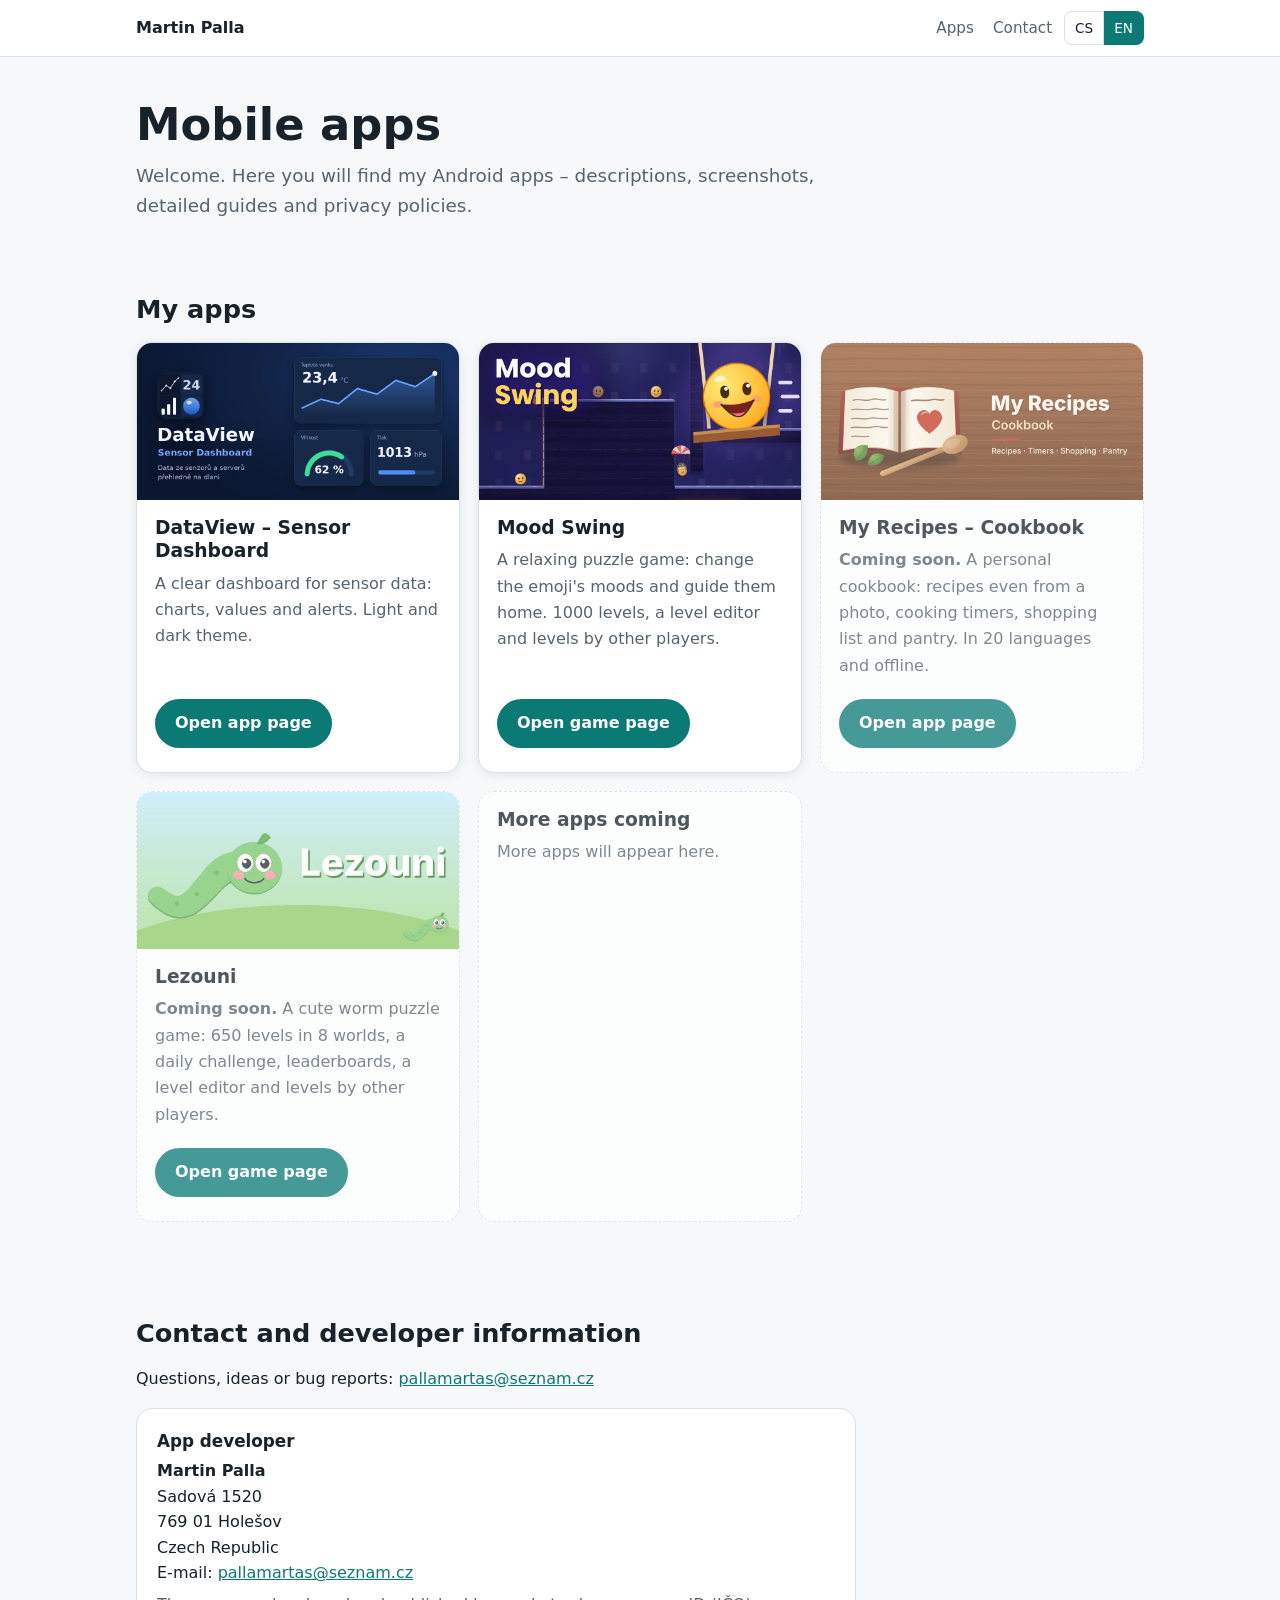
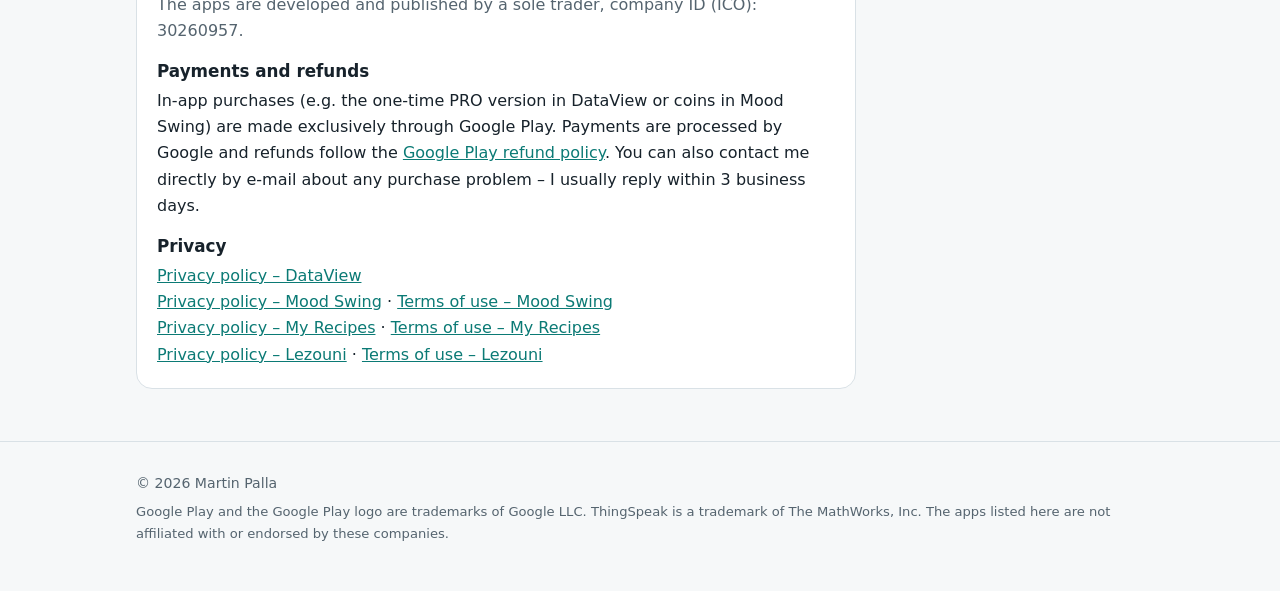
<file: index.html>
<!DOCTYPE html>
<html lang="cs" data-title-cs="Martin Palla – Aplikace" data-title-en="Martin Palla – Apps">
<head>
<meta charset="utf-8">
<meta name="viewport" content="width=device-width, initial-scale=1">
<title>Martin Palla – Aplikace</title>
<meta name="description" content="Mobilní aplikace Martina Pally / Mobile apps by Martin Palla.">
<link rel="icon" href="assets/img/dataview/favicon.png">
<link rel="stylesheet" href="assets/css/style.css">
<script src="assets/js/lang.js" defer></script>
</head>
<body>

<!-- Horní lišta s přepínačem jazyka -->
<header class="topbar">
  <div class="wrap">
    <a class="brand" href="./">Martin Palla</a>
    <nav>
      <a href="#apps"><span lang="cs">Aplikace</span><span lang="en">Apps</span></a>
      <a href="#contact"><span lang="cs">Kontakt</span><span lang="en">Contact</span></a>
    </nav>
    <div class="lang" role="group" aria-label="Jazyk / Language">
      <button type="button" data-set="cs" aria-pressed="true">CS</button><button type="button" data-set="en" aria-pressed="false">EN</button>
    </div>
  </div>
</header>

<main class="wrap">

  <section class="hero">
    <h1 lang="cs">Mobilní aplikace</h1>
    <h1 lang="en">Mobile apps</h1>
    <p class="lead" lang="cs">Vítejte. Najdete tu mé aplikace pro Android – popis, snímky obrazovky, podrobné návody a zásady ochrany soukromí.</p>
    <p class="lead" lang="en">Welcome. Here you will find my Android apps – descriptions, screenshots, detailed guides and privacy policies.</p>
  </section>

  <!-- Přehled aplikací. Další aplikaci přidáte zkopírováním jedné <article class="card"> -->
  <section id="apps">
    <h2 lang="cs">Moje aplikace</h2>
    <h2 lang="en">My apps</h2>

    <div class="grid">

      <!-- Karta: DataView -->
      <article class="card">
        <a href="dataview/"><img src="assets/img/dataview/feature.png" alt="DataView – Sensor Dashboard" width="1024" height="500" loading="lazy"></a>
        <div class="body">
          <h3>DataView – Sensor Dashboard</h3>
          <p lang="cs">Přehledný dashboard pro data ze senzorů: grafy, hodnoty, upozornění. Světlý i tmavý režim.</p>
          <p lang="en">A clear dashboard for sensor data: charts, values and alerts. Light and dark theme.</p>
          <div class="actions">
            <a class="btn" href="dataview/"><span lang="cs">Otevřít stránku aplikace</span><span lang="en">Open app page</span></a>
          </div>
        </div>
      </article>

      <!-- Karta: Mood Swing -->
      <article class="card">
        <a href="moodswing/"><img src="assets/img/moodswing/feature.webp" alt="Mood Swing" width="1024" height="500" loading="lazy"></a>
        <div class="body">
          <h3>Mood Swing</h3>
          <p lang="cs">Pohodová logická hra: měň emoji nálady a doveď je do cíle. 1000 levelů, editor vlastních levelů a levely od hráčů.</p>
          <p lang="en">A relaxing puzzle game: change the emoji's moods and guide them home. 1000 levels, a level editor and levels by other players.</p>
          <div class="actions">
            <a class="btn" href="moodswing/"><span lang="cs">Otevřít stránku hry</span><span lang="en">Open game page</span></a>
          </div>
        </div>
      </article>

      <!-- Karta: Moje recepty – kuchařka (zatím ve vývoji; po vydání odebrat třídu „soon“ a štítek) -->
      <article class="card soon">
        <a href="kucharka/"><img lang="cs" src="assets/img/kucharka/feature-cs.webp" alt="Moje recepty – kuchařka" width="1024" height="500" loading="lazy"><img lang="en" src="assets/img/kucharka/feature-en.webp" alt="My Recipes – Cookbook" width="1024" height="500" loading="lazy"></a>
        <div class="body">
          <h3><span lang="cs">Moje recepty – kuchařka</span><span lang="en">My Recipes – Cookbook</span></h3>
          <p lang="cs"><strong>Připravujeme.</strong> Osobní kuchařka: recepty i z fotky, vaření s minutkou, nákupní seznam a spíž. Ve 20 jazycích a bez internetu.</p>
          <p lang="en"><strong>Coming soon.</strong> A personal cookbook: recipes even from a photo, cooking timers, shopping list and pantry. In 20 languages and offline.</p>
          <div class="actions">
            <a class="btn" href="kucharka/"><span lang="cs">Otevřít stránku aplikace</span><span lang="en">Open app page</span></a>
          </div>
        </div>
      </article>

      <!-- Karta: Lezouni (zatím ve vývoji; po vydání odebrat třídu „soon“ a štítek) -->
      <article class="card soon">
        <a href="lezouni/"><img src="assets/img/lezouni/feature.webp" alt="Lezouni" width="1024" height="500" loading="lazy"></a>
        <div class="body">
          <h3>Lezouni</h3>
          <p lang="cs"><strong>Připravujeme.</strong> Roztomilá logická hra s červíky: 650 levelů v 8 světech, denní výzva, žebříčky, editor levelů a levely od hráčů.</p>
          <p lang="en"><strong>Coming soon.</strong> A cute worm puzzle game: 650 levels in 8 worlds, a daily challenge, leaderboards, a level editor and levels by other players.</p>
          <div class="actions">
            <a class="btn" href="lezouni/"><span lang="cs">Otevřít stránku hry</span><span lang="en">Open game page</span></a>
          </div>
        </div>
      </article>

      <!-- Zástupná karta pro budoucí aplikace -->
      <article class="card soon">
        <div class="body">
          <h3 lang="cs">Další aplikace připravuji</h3>
          <h3 lang="en">More apps coming</h3>
          <p lang="cs">Sem přibudou další aplikace.</p>
          <p lang="en">More apps will appear here.</p>
        </div>
      </article>

    </div>
  </section>

  <!-- Kontakt a údaje o provozovateli (shodné s údaji v Google Play Console) -->
  <section id="contact">
    <h2 lang="cs">Kontakt a provozovatel</h2>
    <h2 lang="en">Contact and developer information</h2>
    <p lang="cs">Dotazy, nápady nebo hlášení chyb: <a href="mailto:pallamartas@seznam.cz">pallamartas@seznam.cz</a></p>
    <p lang="en">Questions, ideas or bug reports: <a href="mailto:pallamartas@seznam.cz">pallamartas@seznam.cz</a></p>

    <div class="contact-box">
      <h3 lang="cs">Provozovatel aplikací</h3>
      <h3 lang="en">App developer</h3>
      <address>
        <strong>Martin Palla</strong><br>
        Sadová 1520<br>
        769 01 Holešov<br>
        <span lang="cs">Česká republika</span><span lang="en">Czech Republic</span><br>
        E-mail: <a href="mailto:pallamartas@seznam.cz">pallamartas@seznam.cz</a>
      </address>
      <p class="muted" lang="cs">Aplikace vyvíjí a vydává podnikající fyzická osoba, IČO: 30260957.</p>
      <p class="muted" lang="en">The apps are developed and published by a sole trader, company ID (IČO): 30260957.</p>

      <h3 lang="cs">Platby a vrácení peněz</h3>
      <h3 lang="en">Payments and refunds</h3>
      <p lang="cs">Nákupy v aplikacích (např. jednorázová verze PRO v DataView nebo mince v Mood Swing) probíhají výhradně přes Google Play. Platbu zpracovává Google a vrácení peněz se řídí <a href="https://support.google.com/googleplay/answer/2479637">pravidly Google Play pro vrácení peněz</a>. S problémem s nákupem se můžete obrátit i přímo na mě e-mailem – odpovídám obvykle do 3 pracovních dnů.</p>
      <p lang="en">In-app purchases (e.g. the one-time PRO version in DataView or coins in Mood Swing) are made exclusively through Google Play. Payments are processed by Google and refunds follow the <a href="https://support.google.com/googleplay/answer/2479637">Google Play refund policy</a>. You can also contact me directly by e-mail about any purchase problem – I usually reply within 3 business days.</p>

      <h3 lang="cs">Ochrana soukromí</h3>
      <h3 lang="en">Privacy</h3>
      <p lang="cs"><a href="https://martasecek-dotcom.github.io/privacy-policy-DataView/">Zásady ochrany soukromí – DataView</a><br><a href="https://martasecek-dotcom.github.io/privacy-policy-Mood-Swing/?lang=cs">Zásady ochrany soukromí – Mood Swing</a> · <a href="moodswing/pravidla/?lang=cs">Pravidla používání – Mood Swing</a><br><a href="https://martasecek-dotcom.github.io/privacy-policy-moje-recepty-kucharka/?lang=cs">Zásady ochrany soukromí – Moje recepty</a> · <a href="kucharka/pravidla/?lang=cs">Pravidla používání – Moje recepty</a><br><a href="https://martasecek-dotcom.github.io/privacy-policy-lezouni/?lang=cs">Zásady ochrany soukromí – Lezouni</a> · <a href="lezouni/pravidla/?lang=cs">Pravidla používání – Lezouni</a></p>
      <p lang="en"><a href="https://martasecek-dotcom.github.io/privacy-policy-DataView/">Privacy policy – DataView</a><br><a href="https://martasecek-dotcom.github.io/privacy-policy-Mood-Swing/?lang=en">Privacy policy – Mood Swing</a> · <a href="moodswing/pravidla/?lang=en">Terms of use – Mood Swing</a><br><a href="https://martasecek-dotcom.github.io/privacy-policy-moje-recepty-kucharka/?lang=en">Privacy policy – My Recipes</a> · <a href="kucharka/pravidla/?lang=en">Terms of use – My Recipes</a><br><a href="https://martasecek-dotcom.github.io/privacy-policy-lezouni/?lang=en">Privacy policy – Lezouni</a> · <a href="lezouni/pravidla/?lang=en">Terms of use – Lezouni</a></p>
    </div>
  </section>
</main>

<footer>
  <div class="wrap">
    <p>© 2026 Martin Palla</p>
    <p class="small" lang="cs">Google Play a logo Google Play jsou ochranné známky společnosti Google LLC. ThingSpeak je ochranná známka společnosti The MathWorks, Inc. Uvedené aplikace nejsou s těmito společnostmi spojeny ani jimi schváleny.</p>
    <p class="small" lang="en">Google Play and the Google Play logo are trademarks of Google LLC. ThingSpeak is a trademark of The MathWorks, Inc. The apps listed here are not affiliated with or endorsed by these companies.</p>
  </div>
</footer>

</body>
</html>
</file>
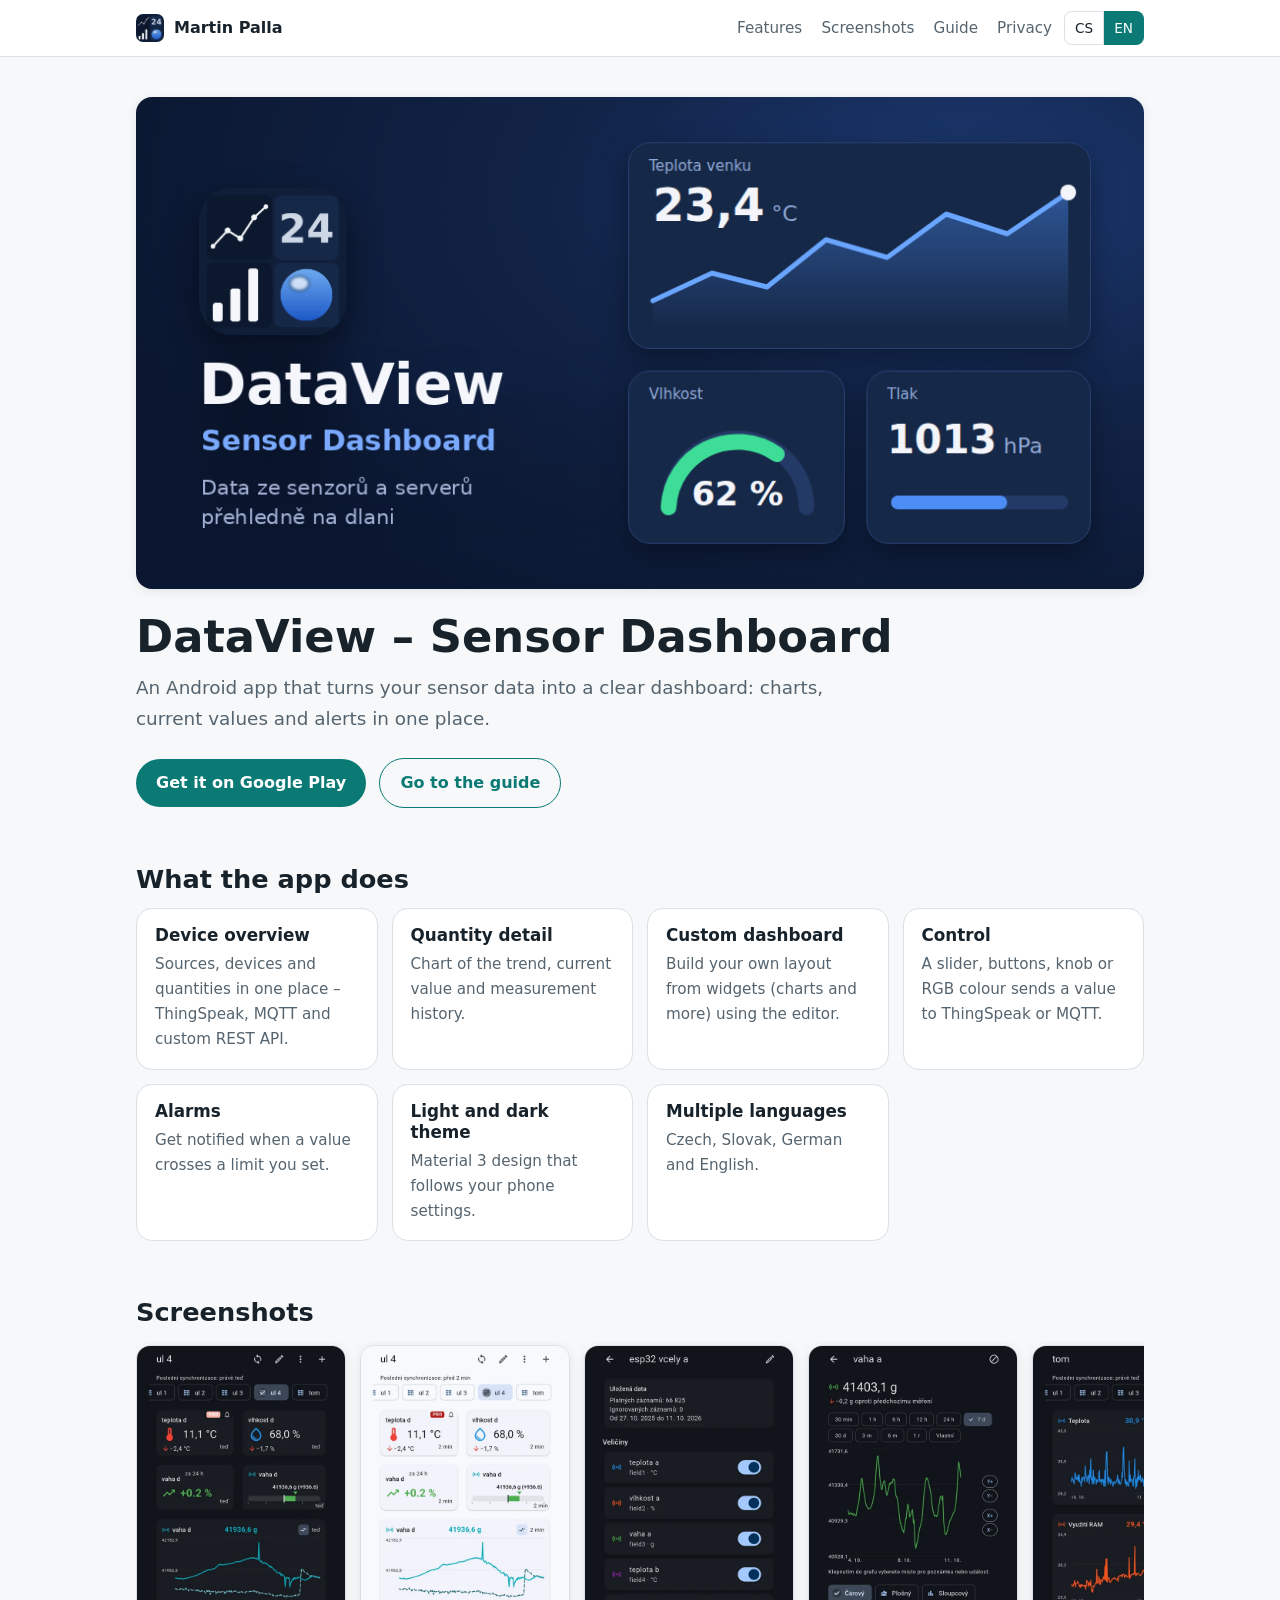
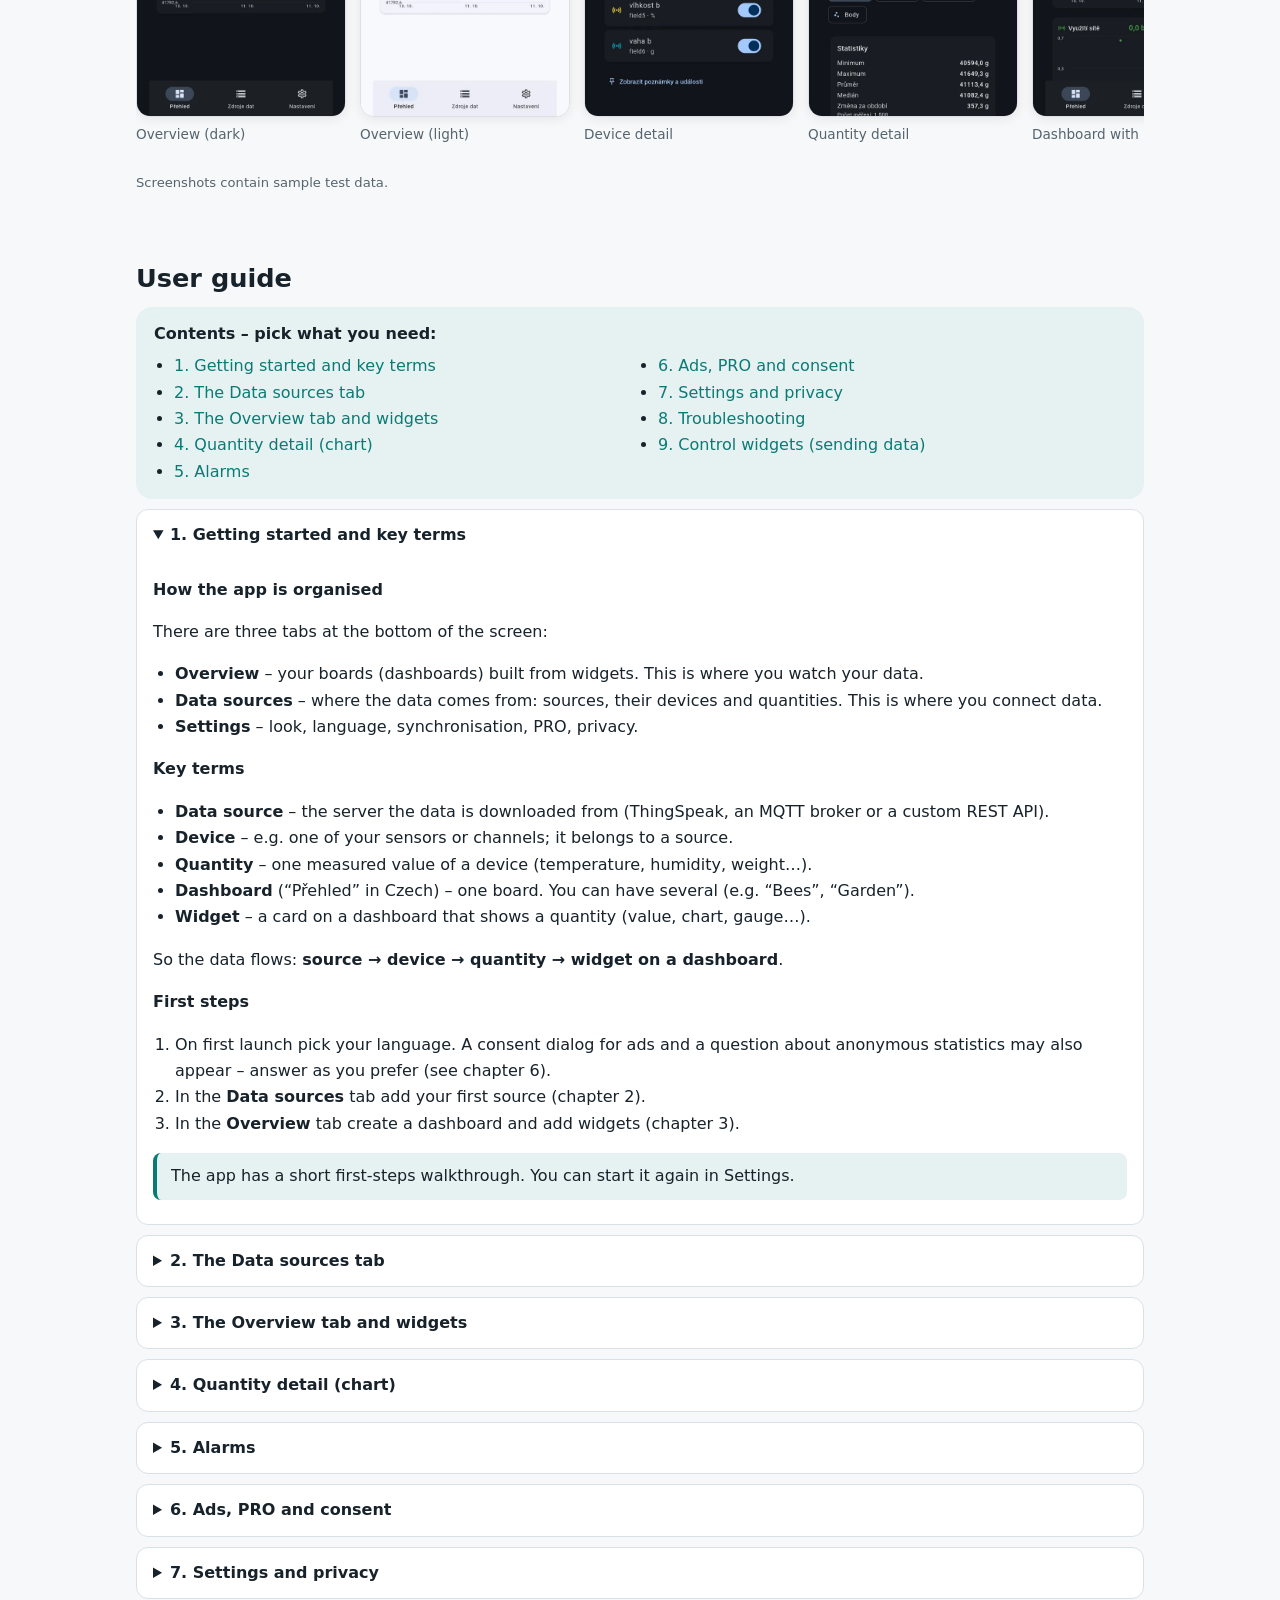
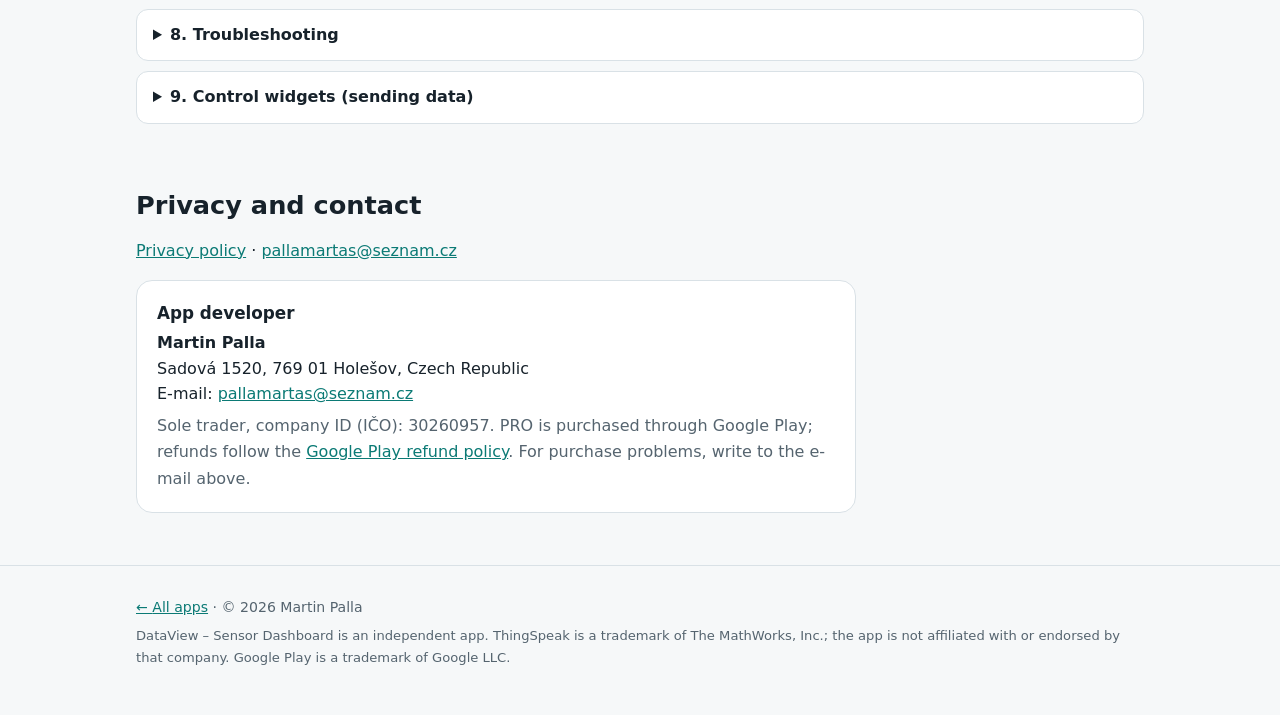
<file: dataview/index.html>
<!DOCTYPE html>
<html lang="cs" data-title-cs="DataView – Sensor Dashboard | Návod" data-title-en="DataView – Sensor Dashboard | Guide">
<head>
<meta charset="utf-8">
<meta name="viewport" content="width=device-width, initial-scale=1">
<title>DataView – Sensor Dashboard | Návod</title>
<meta name="description" content="DataView – Sensor Dashboard: Android aplikace pro zobrazení dat ze senzorů. Popis, snímky obrazovky a podrobný návod / Android app for sensor data – overview, screenshots and detailed guide.">
<link rel="icon" href="../assets/img/dataview/favicon.png">
<link rel="apple-touch-icon" href="../assets/img/dataview/apple-touch-icon.png">
<link rel="stylesheet" href="../assets/css/style.css">
<script src="../assets/js/lang.js" defer></script>
</head>
<body>

<header class="topbar">
  <div class="wrap">
    <a class="brand" href="../"><img src="../assets/img/dataview/favicon.png" alt="" width="28" height="28">Martin Palla</a>
    <nav>
      <a href="#features"><span lang="cs">Funkce</span><span lang="en">Features</span></a>
      <a href="#screens"><span lang="cs">Snímky</span><span lang="en">Screenshots</span></a>
      <a href="#guide"><span lang="cs">Návod</span><span lang="en">Guide</span></a>
      <a href="#legal"><span lang="cs">Soukromí</span><span lang="en">Privacy</span></a>
    </nav>
    <div class="lang" role="group" aria-label="Jazyk / Language">
      <button type="button" data-set="cs" aria-pressed="true">CS</button><button type="button" data-set="en" aria-pressed="false">EN</button>
    </div>
  </div>
</header>

<main class="wrap">

  <!-- ===== Úvod ===== -->
  <section class="hero">
    <img class="hero-img" src="../assets/img/dataview/feature.png" alt="DataView – Sensor Dashboard" width="1024" height="500">
    <h1 style="margin-top:20px">DataView – Sensor Dashboard</h1>
    <p class="lead" lang="cs">Android aplikace, která z vašich senzorů dělá přehledný dashboard: grafy, aktuální hodnoty a upozornění na jednom místě.</p>
    <p class="lead" lang="en">An Android app that turns your sensor data into a clear dashboard: charts, current values and alerts in one place.</p>
    <!-- Odkaz do Google Play (jen textové tlačítko – oficiální odznak se používá jen dle pravidel Google) -->
    <a class="btn" href="https://play.google.com/store/apps/details?id=cz.palla.dataview" rel="noopener"><span lang="cs">Stáhnout na Google Play</span><span lang="en">Get it on Google Play</span></a>
    <a class="btn secondary" href="#guide"><span lang="cs">Přejít na návod</span><span lang="en">Go to the guide</span></a>
  </section>

  <!-- ===== Funkce ===== -->
  <section id="features">
    <h2 lang="cs">Co aplikace umí</h2><h2 lang="en">What the app does</h2>
    <div class="features">
      <div class="feature"><h3 lang="cs">Přehled zařízení</h3><h3 lang="en">Device overview</h3>
        <p lang="cs">Zdroje, zařízení a veličiny na jednom místě – ThingSpeak, MQTT i vlastní REST API.</p><p lang="en">Sources, devices and quantities in one place – ThingSpeak, MQTT and custom REST API.</p></div>
      <div class="feature"><h3 lang="cs">Detail veličiny</h3><h3 lang="en">Quantity detail</h3>
        <p lang="cs">Graf průběhu, aktuální hodnota a historie měření.</p><p lang="en">Chart of the trend, current value and measurement history.</p></div>
      <div class="feature"><h3 lang="cs">Vlastní dashboard</h3><h3 lang="en">Custom dashboard</h3>
        <p lang="cs">Skládejte widgety (grafy a další) podle sebe pomocí editoru.</p><p lang="en">Build your own layout from widgets (charts and more) using the editor.</p></div>
      <div class="feature"><h3 lang="cs">Ovládání</h3><h3 lang="en">Control</h3>
        <p lang="cs">Posuvník, tlačítka, potenciometr či RGB barva odešlou hodnotu do ThingSpeaku nebo MQTT.</p><p lang="en">A slider, buttons, knob or RGB colour sends a value to ThingSpeak or MQTT.</p></div>
      <div class="feature"><h3 lang="cs">Alarmy</h3><h3 lang="en">Alarms</h3>
        <p lang="cs">Upozornění, když hodnota překročí nastavenou mez.</p><p lang="en">Get notified when a value crosses a limit you set.</p></div>
      <div class="feature"><h3 lang="cs">Světlý a tmavý režim</h3><h3 lang="en">Light and dark theme</h3>
        <p lang="cs">Vzhled Material 3, který respektuje nastavení telefonu.</p><p lang="en">Material 3 design that follows your phone settings.</p></div>
      <div class="feature"><h3 lang="cs">Více jazyků</h3><h3 lang="en">Multiple languages</h3>
        <p lang="cs">Čeština, slovenština, němčina a angličtina.</p><p lang="en">Czech, Slovak, German and English.</p></div>
    </div>
  </section>

  <!-- ===== Snímky obrazovky ===== -->
  <section id="screens">
    <h2 lang="cs">Snímky obrazovky</h2><h2 lang="en">Screenshots</h2>
    <div class="gallery">
      <figure><img src="../assets/img/dataview/s1-prehled-tmavy.webp" alt="" width="540" height="960" loading="lazy"><figcaption lang="cs">Přehled (tmavý)</figcaption><figcaption lang="en">Overview (dark)</figcaption></figure>
      <figure><img src="../assets/img/dataview/s5-prehled-svetly.webp" alt="" width="540" height="960" loading="lazy"><figcaption lang="cs">Přehled (světlý)</figcaption><figcaption lang="en">Overview (light)</figcaption></figure>
      <figure><img src="../assets/img/dataview/s2-zdroj-detail.webp" alt="" width="540" height="960" loading="lazy"><figcaption lang="cs">Detail zařízení</figcaption><figcaption lang="en">Device detail</figcaption></figure>
      <figure><img src="../assets/img/dataview/s6-detail-veliciny.webp" alt="" width="540" height="960" loading="lazy"><figcaption lang="cs">Detail veličiny</figcaption><figcaption lang="en">Quantity detail</figcaption></figure>
      <figure><img src="../assets/img/dataview/s4-grafy.webp" alt="" width="540" height="960" loading="lazy"><figcaption lang="cs">Dashboard s grafy</figcaption><figcaption lang="en">Dashboard with charts</figcaption></figure>
      <figure><img src="../assets/img/dataview/s3-uprava-widgetu.webp" alt="" width="540" height="960" loading="lazy"><figcaption lang="cs">Editor widgetu</figcaption><figcaption lang="en">Widget editor</figcaption></figure>
    </div>
    <p class="small muted" lang="cs">Snímky obsahují ukázková testovací data.</p>
    <p class="small muted" lang="en">Screenshots contain sample test data.</p>
  </section>

  <!-- ===== Návod ===== -->
  <section id="guide">
    <h2 lang="cs">Návod k použití</h2><h2 lang="en">User guide</h2>

    <nav class="toc" aria-label="Obsah / Contents">
      <strong lang="cs">Obsah – vyberte, co hledáte:</strong><strong lang="en">Contents – pick what you need:</strong>
      <ul>
        <li><a href="#g-start"><span lang="cs">1. Začínáme a základní pojmy</span><span lang="en">1. Getting started and key terms</span></a></li>
        <li><a href="#g-source"><span lang="cs">2. Záložka Zdroje dat</span><span lang="en">2. The Data sources tab</span></a></li>
        <li><a href="#g-dash"><span lang="cs">3. Záložka Přehled a widgety</span><span lang="en">3. The Overview tab and widgets</span></a></li>
        <li><a href="#g-field"><span lang="cs">4. Detail veličiny (graf)</span><span lang="en">4. Quantity detail (chart)</span></a></li>
        <li><a href="#g-alarm"><span lang="cs">5. Alarmy</span><span lang="en">5. Alarms</span></a></li>
        <li><a href="#g-pro"><span lang="cs">6. Reklamy, PRO a souhlas</span><span lang="en">6. Ads, PRO and consent</span></a></li>
        <li><a href="#g-settings"><span lang="cs">7. Nastavení a soukromí</span><span lang="en">7. Settings and privacy</span></a></li>
        <li><a href="#g-trouble"><span lang="cs">8. Řešení potíží</span><span lang="en">8. Troubleshooting</span></a></li>
        <li><a href="#g-control"><span lang="cs">9. Ovládací widgety (odesílání dat)</span><span lang="en">9. Control widgets (sending data)</span></a></li>
      </ul>
    </nav>

    <!-- ---------- 1 ---------- -->
    <details id="g-start" open>
      <summary><span lang="cs">1. Začínáme a základní pojmy</span><span lang="en">1. Getting started and key terms</span></summary>
      <div lang="cs">
        <h4>Jak je aplikace uspořádaná</h4>
        <p>Dole na obrazovce jsou tři záložky:</p>
        <ul>
          <li><strong>Přehled</strong> – vaše nástěnky (přehledy) složené z widgetů. Tady data sledujete.</li>
          <li><strong>Zdroje dat</strong> – odkud se data berou: zdroje, jejich zařízení a veličiny. Tady data připojujete.</li>
          <li><strong>Nastavení</strong> – vzhled, jazyk, synchronizace, PRO, soukromí.</li>
        </ul>
        <h4>Základní pojmy</h4>
        <ul>
          <li><strong>Zdroj dat</strong> – server, odkud se data stahují (ThingSpeak, MQTT broker nebo vlastní REST API).</li>
          <li><strong>Zařízení</strong> – například jeden váš senzor nebo kanál; patří do zdroje.</li>
          <li><strong>Veličina</strong> – jedna měřená hodnota zařízení (teplota, vlhkost, hmotnost…).</li>
          <li><strong>Přehled</strong> – jedna nástěnka. Můžete jich mít víc (např. „Včely“, „Zahrada“).</li>
          <li><strong>Widget</strong> – karta na přehledu, která ukazuje veličinu (hodnotu, graf, měřidlo…).</li>
        </ul>
        <p>Cesta dat tedy je: <strong>zdroj → zařízení → veličina → widget na přehledu</strong>.</p>
        <h4>První kroky</h4>
        <ol>
          <li>Při prvním spuštění vyberte jazyk. Může se zobrazit i okno se souhlasem k reklamám a dotaz na anonymní statistiky – odpovězte podle svého uvážení (viz kapitola 6).</li>
          <li>V záložce <strong>Zdroje dat</strong> přidejte první zdroj (kapitola 2).</li>
          <li>V záložce <strong>Přehled</strong> vytvořte přehled a přidejte widgety (kapitola 3).</li>
        </ol>
        <div class="note">Aplikace obsahuje krátkého průvodce prvními kroky. Znovu ho spustíte v Nastavení.</div>
      </div>
      <div lang="en">
        <h4>How the app is organised</h4>
        <p>There are three tabs at the bottom of the screen:</p>
        <ul>
          <li><strong>Overview</strong> – your boards (dashboards) built from widgets. This is where you watch your data.</li>
          <li><strong>Data sources</strong> – where the data comes from: sources, their devices and quantities. This is where you connect data.</li>
          <li><strong>Settings</strong> – look, language, synchronisation, PRO, privacy.</li>
        </ul>
        <h4>Key terms</h4>
        <ul>
          <li><strong>Data source</strong> – the server the data is downloaded from (ThingSpeak, an MQTT broker or a custom REST API).</li>
          <li><strong>Device</strong> – e.g. one of your sensors or channels; it belongs to a source.</li>
          <li><strong>Quantity</strong> – one measured value of a device (temperature, humidity, weight…).</li>
          <li><strong>Dashboard</strong> (“Přehled” in Czech) – one board. You can have several (e.g. “Bees”, “Garden”).</li>
          <li><strong>Widget</strong> – a card on a dashboard that shows a quantity (value, chart, gauge…).</li>
        </ul>
        <p>So the data flows: <strong>source → device → quantity → widget on a dashboard</strong>.</p>
        <h4>First steps</h4>
        <ol>
          <li>On first launch pick your language. A consent dialog for ads and a question about anonymous statistics may also appear – answer as you prefer (see chapter 6).</li>
          <li>In the <strong>Data sources</strong> tab add your first source (chapter 2).</li>
          <li>In the <strong>Overview</strong> tab create a dashboard and add widgets (chapter 3).</li>
        </ol>
        <div class="note">The app has a short first-steps walkthrough. You can start it again in Settings.</div>
      </div>
    </details>

    <!-- ---------- 2 ---------- -->
    <details id="g-source">
      <summary><span lang="cs">2. Záložka Zdroje dat</span><span lang="en">2. The Data sources tab</span></summary>
      <div lang="cs">
        <h4>Přidání zdroje</h4>
        <ol>
          <li>Otevřete záložku <strong>Zdroje dat</strong> a klepněte na <strong>+</strong> (nebo „Přidat zdroj“).</li>
          <li><strong>Typ zdroje:</strong> ThingSpeak (veřejný nebo soukromý kanál), MQTT (zařízení posílající data přes broker) nebo Vlastní REST API.</li>
          <li><strong>Připojení:</strong> u ThingSpeaku zadejte ID kanálu a u soukromého kanálu i Read API Key (najdete ho na webu ThingSpeak v nastavení kanálu, sekce API Keys). Klepnutím na „Otestovat připojení“ ověříte, že to funguje.</li>
          <li>Zaškrtněte <strong>veličiny</strong>, které chcete sledovat, a případně upravte jejich název a jednotku.</li>
          <li>Pojmenujte zařízení, zvolte, kolik historie stáhnout (7 dní, 30 dní, 6 měsíců, rok nebo vše), a klepněte na <strong>Uložit a stáhnout data</strong>.</li>
        </ol>
        <div class="note">Read API Key nikomu nesdělujte. Aplikace ho používá jen ke čtení dat vašeho kanálu.</div>
        <h4>Správa zdrojů a zařízení</h4>
        <ul>
          <li>V seznamu vidíte zdroje a jejich zařízení. Klepnutím na zařízení otevřete jeho <strong>detail zařízení</strong>: seznam veličin (každou lze zapnout/vypnout), přejmenování zařízení, nastavení veličiny (např. počet desetinných míst) a údaje o uložených datech.</li>
          <li><strong>Synchronizovat</strong> – ikona synchronizace stáhne nová data.</li>
          <li><strong>Dostáhnout starší data</strong> – doplní historii starší než nejstarší záznam, který už máte.</li>
          <li><strong>Odebrat zdroj</strong> – smaže zdroj včetně zařízení, uložených měření a poznámek. Akci nelze vrátit zpět.</li>
        </ul>
      </div>
      <div lang="en">
        <h4>Adding a source</h4>
        <ol>
          <li>Open the <strong>Data sources</strong> tab and tap <strong>+</strong> (or “Add source”).</li>
          <li><strong>Source type:</strong> ThingSpeak (public or private channel), MQTT (devices sending data through a broker) or Custom REST API.</li>
          <li><strong>Connection:</strong> for ThingSpeak enter the channel ID, and for a private channel also the Read API Key (find it on the ThingSpeak website in the channel settings, API Keys section). Tap “Test connection” to check it works.</li>
          <li>Tick the <strong>quantities</strong> you want to follow and adjust their names and units if needed.</li>
          <li>Name the device, choose how much history to download (7 days, 30 days, 6 months, 1 year or everything) and tap <strong>Save and download data</strong>.</li>
        </ol>
        <div class="note">Do not share your Read API Key. The app uses it only to read your channel's data.</div>
        <h4>Managing sources and devices</h4>
        <ul>
          <li>The list shows your sources and their devices. Tap a device to open its <strong>device detail</strong>: the list of quantities (each can be switched on/off), renaming the device, quantity settings (e.g. number of decimals) and information about stored data.</li>
          <li><strong>Synchronise</strong> – the sync icon downloads new data.</li>
          <li><strong>Download older data</strong> – fills in history older than the oldest record you already have.</li>
          <li><strong>Remove source</strong> – deletes the source with its devices, stored measurements and notes. This cannot be undone.</li>
        </ul>
      </div>
    </details>

    <!-- ---------- 3 ---------- -->
    <details id="g-dash">
      <summary><span lang="cs">3. Záložka Přehled a widgety</span><span lang="en">3. The Overview tab and widgets</span></summary>
      <div lang="cs">
        <h4>Přehledy (nástěnky)</h4>
        <ul>
          <li>Klepnutím na <strong>+</strong> v horní liště vytvoříte nový přehled. Od druhého přehledu se nahoře zobrazí záložky; mezi přehledy lze přepínat i tažením do strany.</li>
          <li>Ikona <strong>⋮</strong> (Možnosti přehledu) umožňuje přehled přejmenovat, posunout doleva/doprava nebo smazat. Smazáním přehledu se nesmažou uložená měření.</li>
          <li>Ikona synchronizace stáhne nová data; pod lištou vidíte čas poslední synchronizace.</li>
        </ul>
        <h4>Klepnutí na widget</h4>
        <p>Když <strong>nejste v režimu úprav</strong>, klepnutím na widget otevřete <strong>detail jeho veličiny</strong> (graf, statistiky, poznámky – viz kapitola 4). Widget událostí otevře seznam poznámek a událostí, kombinovaný graf se otevře zvětšený.</p>
        <h4>Přidání widgetu</h4>
        <ol>
          <li>Na přehledu klepněte na ikonu <strong>tužky</strong> (Upravit přehled) – zapne se <strong>režim úprav</strong>.</li>
          <li>Klepněte na tlačítko <strong>+</strong> v pravém dolním rohu.</li>
          <li>V okně „Přidat widget“ zvolte <strong>typ widgetu</strong>, <strong>zařízení</strong> a <strong>veličinu</strong>; podle typu nastavte období, vzhled, šířku (ze 4 sloupců) a výšku.</li>
          <li>Uložte. Režim úprav ukončíte klepnutím na <strong>✓</strong>.</li>
        </ol>
        <div class="note">Pokud v seznamu nejsou žádná zařízení, nejdřív přidejte zdroj dat (kapitola 2).</div>
        <h4>Úprava, přesunutí a odebrání widgetu</h4>
        <p>Zapněte <strong>režim úprav</strong> (tužka). V něm:</p>
        <ul>
          <li><strong>klepnutím na widget</strong> otevřete okno „Upravit widget“ (nastavení typu, veličiny, vzhledu, alarmu),</li>
          <li>šipkami <strong>‹ ›</strong> v rohu widgetu ho přesunete,</li>
          <li>křížkem <strong>×</strong> ho odeberete z přehledu (uložená data se tím nezmění).</li>
        </ul>
        <h4>Typy widgetů</h4>
        <p>Hodnota, Hodnota + změna, Graf, Statistiky, Porovnání období, Události, Kombinovaný graf, Trendový ukazatel, Mini-trend, Porovnávací sloupce, Tachograf, Progress Bar, Stavová LED, Odchylkový ukazatel, G-metr a Kompasový ukazatel. Kombinovaný graf, Mini-trend a Odchylkový ukazatel patří mezi <strong>PRO prvky</strong> (kapitola 6) a mají na kartě štítek „PRO“.</p>
      </div>
      <div lang="en">
        <h4>Dashboards (boards)</h4>
        <ul>
          <li>Tap <strong>+</strong> in the top bar to create a new dashboard. Tabs appear at the top from the second dashboard on; you can also switch by swiping sideways.</li>
          <li>The <strong>⋮</strong> icon (Dashboard options) lets you rename the dashboard, move it left/right or delete it. Deleting a dashboard does not delete the stored measurements.</li>
          <li>The sync icon downloads new data; below the bar you can see the time of the last synchronisation.</li>
        </ul>
        <h4>Tapping a widget</h4>
        <p>When you are <strong>not in edit mode</strong>, tapping a widget opens the <strong>detail of its quantity</strong> (chart, statistics, notes – see chapter 4). An Events widget opens the list of notes and events, a combined chart opens enlarged.</p>
        <h4>Adding a widget</h4>
        <ol>
          <li>On the dashboard tap the <strong>pencil</strong> icon (Edit dashboard) – this turns on <strong>edit mode</strong>.</li>
          <li>Tap the <strong>+</strong> button in the bottom-right corner.</li>
          <li>In the “Add widget” window choose the <strong>widget type</strong>, <strong>device</strong> and <strong>quantity</strong>; depending on the type set the period, look, width (out of 4 columns) and height.</li>
          <li>Save. Leave edit mode by tapping <strong>✓</strong>.</li>
        </ol>
        <div class="note">If the list shows no devices, add a data source first (chapter 2).</div>
        <h4>Editing, moving and removing a widget</h4>
        <p>Turn on <strong>edit mode</strong> (pencil). While in it:</p>
        <ul>
          <li><strong>tap a widget</strong> to open the “Edit widget” window (type, quantity, look, alarm),</li>
          <li>use the <strong>‹ ›</strong> arrows in the widget's corner to move it,</li>
          <li>use the <strong>×</strong> to remove it from the dashboard (stored data is not changed).</li>
        </ul>
        <h4>Widget types</h4>
        <p>Value, Value + change, Chart, Statistics, Period comparison, Events, Combined chart, Trend indicator, Sparkline, Comparison bars, Gauge, Progress bar, Status LED, Deviation meter, G-meter and Compass dial. Combined chart, Sparkline and Deviation meter are <strong>PRO elements</strong> (chapter 6) and carry a “PRO” badge on the card.</p>
      </div>
    </details>

    <!-- ---------- 4 ---------- -->
    <details id="g-field">
      <summary><span lang="cs">4. Detail veličiny (graf)</span><span lang="en">4. Quantity detail (chart)</span></summary>
      <div lang="cs">
        <p>Detail otevřete klepnutím na widget na přehledu (mimo režim úprav). Najdete v něm:</p>
        <ul>
          <li><strong>graf průběhu</strong> s volbou období a osy Y,</li>
          <li>změnu oproti předchozímu měření nebo oproti průměru posledních měření,</li>
          <li>tlačítka <strong>předchozí / další bod</strong> pro procházení jednotlivých hodnot,</li>
          <li><strong>statistiky</strong> období: minimum, maximum, průměr, medián, změna a počet měření,</li>
          <li><strong>porovnání</strong> s předchozím obdobím,</li>
          <li><strong>trend</strong> (odchylka od průměru předchozího okna) – okno trendu lze přepínat,</li>
          <li><strong>poznámky a události</strong>: klepnutím do grafu vyberete místo a přidáte poznámku. Poznámka může platit v jednom okamžiku nebo v časovém rozsahu a pro jednu veličinu nebo celé zařízení.</li>
        </ul>
        <h4>Ignorování chybných měření</h4>
        <p>V poznámce lze zvolit „Ignorovat toto měření“ – hodnota se přestane zobrazovat v grafu a nepočítá se do průměrů. Ignorovaná měření najdete přes ikonu v detailu a můžete je kdykoli vrátit zpět.</p>
      </div>
      <div lang="en">
        <p>Open the detail by tapping a widget on the dashboard (outside edit mode). It contains:</p>
        <ul>
          <li>a <strong>trend chart</strong> with a choice of period and Y axis,</li>
          <li>the change compared with the previous measurement or with the average of the last measurements,</li>
          <li><strong>previous / next point</strong> buttons for stepping through individual values,</li>
          <li><strong>statistics</strong> for the period: minimum, maximum, average, median, change and number of measurements,</li>
          <li><strong>comparison</strong> with the previous period,</li>
          <li><strong>trend</strong> (deviation from the average of the preceding window) – the trend window can be switched,</li>
          <li><strong>notes and events</strong>: tap the chart to pick a spot and add a note. A note can apply to a single moment or to a time range, and to one quantity or the whole device.</li>
        </ul>
        <h4>Ignoring bad measurements</h4>
        <p>In a note you can choose “Ignore this measurement” – the value disappears from the chart and is not counted in averages. Ignored measurements are listed via an icon in the detail and can be restored at any time.</p>
      </div>
    </details>

    <!-- ---------- 5 ---------- -->
    <details id="g-alarm">
      <summary><span lang="cs">5. Alarmy</span><span lang="en">5. Alarms</span></summary>
      <div lang="cs">
        <h4>Nastavení alarmu</h4>
        <ol>
          <li>Zapněte režim úprav (tužka) a klepněte na widget – otevře se „Upravit widget“.</li>
          <li>V sekci <strong>Alarm</strong> zapněte „Upozornit při překročení rozsahu“.</li>
          <li>Vyplňte <strong>minimum</strong> a/nebo <strong>maximum</strong>. Prázdné pole znamená, že v daném směru není omezení.</li>
          <li>Uložte. Povolte oznámení, pokud o to Android požádá.</li>
        </ol>
        <p>Když hodnota vypadne z rozsahu, přijde <strong>oznámení</strong> a okraj widgetu <strong>bliká</strong>. Na kartě je ikona zvonečku: prázdný = alarm hlídá, plný červený = alarm právě platí. U trendových widgetů hlídá alarm <em>trend</em> (pokles zapisujte se znaménkem mínus, např. minimum -5).</p>
        <h4>Kontrola na pozadí (experimentální)</h4>
        <p>V Nastavení lze zapnout „Kontrolovat alarmy i na pozadí“. Aplikace se pak přibližně každých 15 minut pokusí připojit a alarmy zkontrolovat, i když je zavřená. Stojí to baterii a data.</p>
        <div class="note"><strong>Důležité:</strong> Android a zejména výrobci telefonů (Xiaomi, Huawei, OPPO, Vivo, OnePlus, částečně i Samsung) aplikace na pozadí často uspávají nebo vypínají. Obvykle pomůže u aplikace v nastavení baterie zvolit „Bez omezení“, povolit „Autostart“ nebo aplikaci v přehledu spuštěných aplikací „zamknout“. <strong>Ne všechny telefony to ale umožňují, a proto nelze spolehlivé doručení upozornění na pozadí zaručit.</strong> Alarmy proto nepoužívejte jako jediné zabezpečení kritických situací.</div>
      </div>
      <div lang="en">
        <h4>Setting an alarm</h4>
        <ol>
          <li>Turn on edit mode (pencil) and tap a widget – “Edit widget” opens.</li>
          <li>In the <strong>Alarm</strong> section switch on “Notify when out of range”.</li>
          <li>Fill in the <strong>minimum</strong> and/or <strong>maximum</strong>. An empty field means no limit in that direction.</li>
          <li>Save. Allow notifications if Android asks.</li>
        </ol>
        <p>When the value leaves the range you get a <strong>notification</strong> and the widget's border <strong>blinks</strong>. The card shows a bell icon: outlined = the alarm is watching, filled red = the alarm is active right now. On trend widgets the alarm watches the <em>trend</em> (write a drop with a minus sign, e.g. minimum -5).</p>
        <h4>Background checks (experimental)</h4>
        <p>In Settings you can switch on “Check alarms in the background”. The app then tries about every 15 minutes to connect and check alarms even when it is closed. This costs battery and data.</p>
        <div class="note"><strong>Important:</strong> Android, and especially phone makers (Xiaomi, Huawei, OPPO, Vivo, OnePlus, partly Samsung), often put background apps to sleep or shut them down. It usually helps to set the app's battery option to “Unrestricted”, allow “Autostart” or “lock” the app in the recent-apps view. <strong>However, not all phones allow this, so reliable delivery of background alerts cannot be guaranteed.</strong> Do not rely on alarms as the only safeguard for critical situations.</div>
      </div>
    </details>

    <!-- ---------- 6 ---------- -->
    <details id="g-pro">
      <summary><span lang="cs">6. Reklamy, PRO a souhlas</span><span lang="en">6. Ads, PRO and consent</span></summary>
      <div lang="cs">
        <h4>Jak funguje bezplatná verze</h4>
        <p>Většinu funkcí můžete používat zdarma bez omezení. <strong>PRO prvky</strong> (alarm, kombinovaný graf, odchylkový ukazatel, mini-trend, potenciometr a RGB ovládání) jsou zdarma za <strong>dobrovolné zhlédnutí jedné krátké odměněné reklamy</strong>. Nabídka „Podpořte aplikaci“ se zobrazí, když:</p>
        <ul>
          <li>uplyne <strong>30 minut aktivního používání</strong> (počítá se jen čas, kdy je aplikace otevřená na obrazovce), nebo</li>
          <li>uplyne <strong>7 dní</strong> od poslední zhlédnuté reklamy.</li>
        </ul>
        <p>Reklama se pustí <strong>jen po klepnutí na „Zhlédnout reklamu“</strong>. Nabídku můžete kdykoli zavřít tlačítkem „Později“ (nebo zpět) bez postihu. Po zhlédnutí reklamy <strong>do konce</strong> se PRO prvky odemknou a čas se vynuluje. Když reklamu zavřete předčasně, vrátíte se do nabídky a nic se vám nevnucuje. Pokud se reklamu nepodaří zobrazit (nedostupná, chybí internet), počkáte jen 15 sekund.</p>
        <h4>Když nabídku odložíte</h4>
        <p>PRO prvky se <strong>pozastaví</strong>, ostatní funkce aplikace fungují dál:</p>
        <ul>
          <li>widgety, které jsou PRO (kombinovaný graf, odchylkový ukazatel, mini-trend, potenciometr, RGB), se zakryjí zámkem s nápisem „Odemknout“,</li>
          <li>alarmy se nekontrolují (ani na pozadí) a zvoneček je přeškrtnutý,</li>
          <li>stav se zachová i po restartu aplikace, dokud neodemknete.</li>
        </ul>
        <p>Odemknout můžete klepnutím na zámek nebo zvoneček – zobrazí se nabídka reklamy. Nebo si koupíte PRO (viz níže).</p>
        <h4>PRO prvky a zkrácení limitu</h4>
        <p>PRO prvky jsou: <strong>alarm, kombinovaný graf, odchylkový ukazatel, mini-trend, potenciometr a RGB ovládání</strong>. Můžete jich používat <strong>libovolný počet</strong>. Každý použitý PRO prvek ale limit do další nabídky reklamy zkracuje:</p>
        <ul>
          <li>o <strong>10 %</strong> z 30 minut (tedy o 3 minuty) a zároveň o 10 % ze 7 dní,</li>
          <li>počítá se každý použitý prvek na všech přehledech (např. 3 widgety s alarmem + 2 kombinované grafy = 5 prvků = limit zkrácen o 50 %, tedy na 15 minut),</li>
          <li>limit <strong>nikdy neklesne pod 5 minut a pod 1 den</strong> – další prvky už jej nezkracují.</li>
        </ul>
        <p>Aktuální stav (počet použitých PRO prvků a zbývající volný čas) vidíte v Nastavení v sekci PRO.</p>
        <h4>PRO verze (jednorázový nákup)</h4>
        <p>Nákupem <strong>PRO</strong> v Google Play (jednorázově, bez předplatného) zmizí <strong>reklamy, zkracování limitu i pozastavování PRO prvků</strong>. Nákup najdete v Nastavení. Dřívější nákup lze na stejném účtu Google obnovit tlačítkem „Obnovit dřívější nákup“ tamtéž.</p>
        <h4>Co když nedám souhlas s reklamami?</h4>
        <ul>
          <li>Souhlas se zpracováním údajů pro reklamy (okno Google, zobrazuje se hlavně v EU, EHP a Velké Británii) <strong>neomezuje používání žádného prvku aplikace</strong>. Všechny funkce fungují dál.</li>
          <li>Pravidla zůstávají stejná: nabídka reklamy se zobrazí po stejných 30 minutách / 7 dnech. Mění se jen druh reklamy – bez souhlasu je <strong>nepersonalizovaná</strong> (a méně relevantní).</li>
          <li>Pokud reklamu nelze zobrazit (nedostatek nabídky, chybí internet), stačí 15 sekund počkat.</li>
          <li>Souhlas můžete kdykoli změnit v Nastavení → <em>Možnosti soukromí a reklam</em> (položka se zobrazuje, pokud se na vás vztahuje).</li>
          <li>Souhlas s anonymními statistikami a hlášením chyb je samostatný a také nemá vliv na funkce aplikace.</li>
        </ul>
      </div>
      <div lang="en">
        <h4>How the free version works</h4>
        <p>Most features are free to use without limits. <strong>PRO elements</strong> (alarm, combined chart, deviation meter, sparkline, potentiometer and RGB control) are free in return for <strong>voluntarily watching one short rewarded ad</strong>. The “Support the app” offer appears when:</p>
        <ul>
          <li><strong>30 minutes of active use</strong> have passed (only time with the app open on screen counts), or</li>
          <li><strong>7 days</strong> have passed since the last ad you watched.</li>
        </ul>
        <p>The ad is played <strong>only after you tap “Watch an ad”</strong>. You can close the offer at any time with “Later” (or Back) without penalty. After watching the ad <strong>to the end</strong> the PRO elements are unlocked and the timer resets. If you close the ad early, you return to the offer and nothing is forced. If the ad cannot be shown (unavailable, no internet), you simply wait 15 seconds.</p>
        <h4>If you postpone the offer</h4>
        <p>The PRO elements are <strong>paused</strong>; the rest of the app keeps working:</p>
        <ul>
          <li>widgets that are PRO (combined chart, deviation meter, sparkline, potentiometer, RGB) are covered by a lock labelled “Unlock”,</li>
          <li>alarms are not checked (also not in the background) and the bell is shown as paused,</li>
          <li>the state is kept after restarting the app until you unlock.</li>
        </ul>
        <p>You can unlock by tapping the lock or the bell – the ad offer is shown. Or buy PRO (see below).</p>
        <h4>PRO elements and the shorter limit</h4>
        <p>PRO elements are: <strong>alarm, combined chart, deviation meter, sparkline, potentiometer and RGB control</strong>. You can use <strong>any number</strong> of them. Every PRO element in use, however, shortens the limit until the next ad offer:</p>
        <ul>
          <li>by <strong>10 %</strong> of 30 minutes (i.e. 3 minutes) and also by 10 % of the 7 days,</li>
          <li>each element in use counts across all dashboards (e.g. 3 widgets with an alarm + 2 combined charts = 5 elements = limit shortened by 50 %, i.e. to 15 minutes),</li>
          <li>the limit <strong>never drops below 5 minutes and 1 day</strong> – further elements no longer shorten it.</li>
        </ul>
        <p>The current status (number of PRO elements in use and the remaining free time) is shown in Settings in the PRO section.</p>
        <h4>PRO version (one-time purchase)</h4>
        <p>Buying <strong>PRO</strong> in Google Play (one-time, no subscription) removes <strong>the ads, the shortening of the limit and the pausing of PRO elements</strong>. You can buy it in Settings. An earlier purchase can be restored on the same Google account with “Restore previous purchase” there.</p>
        <h4>What if I do not consent to ads?</h4>
        <ul>
          <li>Consent to data processing for ads (a Google dialog, shown mainly in the EU, EEA and UK) <strong>does not restrict any feature of the app</strong>. Everything keeps working.</li>
          <li>The rules stay the same: the ad offer appears after the same 30 minutes / 7 days. Only the kind of ad changes – without consent it is <strong>non-personalised</strong> (and less relevant).</li>
          <li>If no ad can be shown (no inventory, no internet), you just wait 15 seconds.</li>
          <li>You can change your choice at any time in Settings → <em>Privacy and ads options</em> (shown if it applies to you).</li>
          <li>Consent to anonymous statistics and crash reports is separate and does not affect the app's features either.</li>
        </ul>
      </div>
    </details>

    <!-- ---------- 7 ---------- -->
    <details id="g-settings">
      <summary><span lang="cs">7. Nastavení a soukromí</span><span lang="en">7. Settings and privacy</span></summary>
      <div lang="cs">
        <ul>
          <li><strong>Jazyk a motiv:</strong> čeština, slovenština, němčina, angličtina; motiv Auto / Světlý / Tmavý.</li>
          <li><strong>Synchronizace:</strong> při spuštění, při návratu z pozadí a automaticky každých X minut (jen dokud je aplikace otevřená). Zdroje MQTT se připojují při spuštění vždy.</li>
          <li><strong>Alarmy na pozadí:</strong> experimentální volba, viz kapitola 5.</li>
          <li><strong>PRO:</strong> stav limitu, nákup a obnovení nákupu.</li>
          <li><strong>Anonymní statistiky a hlášení chyb:</strong> dobrovolné, můžete je kdykoli vypnout.</li>
          <li><strong>Úložiště:</strong> velikost databáze a počty měření a poznámek. Data jsou uložena v telefonu.</li>
          <li><strong>O aplikaci → Licence:</strong> licence použitých knihoven.</li>
          <li><strong>Nápověda:</strong> znovu spustí průvodce prvními kroky.</li>
        </ul>
        <p>Podrobnosti najdete v <a href="https://martasecek-dotcom.github.io/privacy-policy-DataView/">zásadách ochrany soukromí</a>.</p>
      </div>
      <div lang="en">
        <ul>
          <li><strong>Language and theme:</strong> Czech, Slovak, German, English; theme Auto / Light / Dark.</li>
          <li><strong>Synchronisation:</strong> on launch, on return from the background and automatically every X minutes (only while the app is open). MQTT sources always connect at launch.</li>
          <li><strong>Background alarms:</strong> an experimental option, see chapter 5.</li>
          <li><strong>PRO:</strong> limit status, purchase and restoring a purchase.</li>
          <li><strong>Anonymous statistics and crash reports:</strong> optional, you can switch them off at any time.</li>
          <li><strong>Storage:</strong> database size and counts of measurements and notes. Data is stored on your phone.</li>
          <li><strong>About → Licences:</strong> licences of the libraries used.</li>
          <li><strong>Help:</strong> restarts the first-steps walkthrough.</li>
        </ul>
        <p>See the <a href="https://martasecek-dotcom.github.io/privacy-policy-DataView/">privacy policy</a> for details.</p>
      </div>
    </details>

    <!-- ---------- 8 ---------- -->
    <details id="g-trouble">
      <summary><span lang="cs">8. Řešení potíží</span><span lang="en">8. Troubleshooting</span></summary>
      <div lang="cs">
        <h4>Nevidím žádná data</h4>
        <ul>
          <li>Zkontrolujte připojení k internetu.</li>
          <li>V záložce Zdroje dat ověřte ID kanálu; u soukromého kanálu i Read API Key (zdroj lze otestovat při přidávání).</li>
          <li>Zkontrolujte, že senzor skutečně odesílá data do kanálu (např. na webu ThingSpeak).</li>
          <li>Pokud widget hlásí „Veličina nebyla nastavena“, v režimu úprav na něj klepněte a vyberte veličinu.</li>
        </ul>
        <h4>Hodnoty jsou staré</h4>
        <p>Klepněte na ikonu synchronizace. Stáří dat závisí i na tom, jak často senzor odesílá měření. Automatickou synchronizaci nastavíte v Nastavení.</p>
        <h4>Nepřichází upozornění</h4>
        <p>Zkontrolujte, že má widget zapnutý alarm a aplikace smí posílat oznámení. Pro kontrolu na pozadí viz kapitola 5 (u některých telefonů ji nelze zaručit).</p>
        <h4>Nákup PRO se neprojevil</h4>
        <p>Ověřte, že jste přihlášeni stejným účtem Google, a v Nastavení klepněte na „Obnovit dřívější nákup“.</p>
        <p>Nepomohlo? Napište na <a href="mailto:pallamartas@seznam.cz">pallamartas@seznam.cz</a>.</p>
      </div>
      <div lang="en">
        <h4>I see no data</h4>
        <ul>
          <li>Check your internet connection.</li>
          <li>In the Data sources tab verify the channel ID; for a private channel also the Read API Key (you can test a source while adding it).</li>
          <li>Make sure the sensor is actually sending data to the channel (e.g. on the ThingSpeak website).</li>
          <li>If a widget says the quantity has not been set, turn on edit mode, tap it and choose a quantity.</li>
        </ul>
        <h4>Values are outdated</h4>
        <p>Tap the sync icon. Data age also depends on how often the sensor reports. You can set automatic synchronisation in Settings.</p>
        <h4>No alerts</h4>
        <p>Check that the widget has its alarm switched on and the app is allowed to send notifications. For background checks see chapter 5 (on some phones they cannot be guaranteed).</p>
        <h4>PRO purchase not applied</h4>
        <p>Make sure you are signed in with the same Google account and tap “Restore previous purchase” in Settings.</p>
        <p>Still stuck? Write to <a href="mailto:pallamartas@seznam.cz">pallamartas@seznam.cz</a>.</p>
      </div>
    </details>

    <details id="g-control">
      <summary><span lang="cs">9. Ovládací widgety (odesílání dat)</span><span lang="en">9. Control widgets (sending data)</span></summary>
      <div lang="cs">
        <p>Ovládací widgety umí z aplikace <strong>odeslat hodnotu</strong> do ThingSpeaku (zápis do pole kanálu), na MQTT broker (publikace do topicu) nebo na vlastní REST API. Odesílá se jen na váš pokyn – nikdy automaticky.</p>
        <h4>Příprava zdroje</h4>
        <ul>
          <li>ThingSpeak potřebuje <strong>Write API Key</strong> (jiný než Read API Key). Zadáte ho při přidání zdroje, nebo později v záložce Zdroje dat přes volbu „Zápis“.</li>
          <li>Doporučujeme <strong>samostatný kanál či pole</strong> jen pro ovládání. Pole musí být zapnuté v nastavení kanálu (Channel Settings). Aplikace posílá vždy jen jedno pole.</li>
          <li>U MQTT zvolíte topic a zda se zpráva uchová (retain).</li>
        </ul>
        <h4>Přidání widgetu</h4>
        <p>V záložce Přehled klepněte na + a vyberte „Ovládací widget“. Typy: <strong>posuvník</strong>, <strong>tlačítka</strong>, <strong>potenciometr</strong> a <strong>RGB barva</strong> (potenciometr a RGB jsou prvky PRO). RGB se odesílá jako jedno číslo 0–16 777 215 (R×65536 + G×256 + B).</p>
        <h4>Nastavení</h4>
        <ul>
          <li>rozsah a krok (posuvník, potenciometr), jednotka; u tlačítek text, hodnota a barva každého tlačítka a počet tlačítek na řádek (1–3),</li>
          <li><strong>potvrzovací dialog</strong> před odesláním – ve výchozím stavu zapnutý, při vypnutí aplikace upozorní,</li>
          <li>synchronizace náhledu s hodnotou z kanálu (stejný kanál, nebo jiný) a zobrazení času poslední aktualizace,</li>
          <li><strong>zámek</strong> proti nechtěnému ovládání.</li>
        </ul>
        <h4>Vlastní REST API (zápis na váš server)</h4>
        <p>Zdroj typu „Vlastní REST API“ lze použít i k odesílání. V Zdroje dat rozbalte zdroj a klepněte na <strong>Zápis</strong>:</p>
        <ul>
          <li><strong>Adresa pro zápis</strong> (http nebo https; doporučujeme https) a <strong>metoda</strong> (POST, PUT, PATCH, GET).</li>
          <li><strong>Formát těla</strong> (JSON nebo prostý text) a <strong>šablona těla</strong>; místo <code>{value}</code> se dosadí odesílaná hodnota, např. <code>{"led": {value}}</code>. U metody GET lze <code>{value}</code> vložit do adresy.</li>
          <li>Nepovinný <strong>klíč</strong> se posílá v hlavičce (výchozí <code>Authorization: Bearer …</code>, název hlavičky i předponu lze změnit) a je uložen jen v zabezpečeném úložišti.</li>
        </ul>
        <p>Nastavení platí pro všechny ovládací widgety tohoto zdroje. Odeslání je úspěšné při odpovědi HTTP 2xx, jinak aplikace ukáže kód odpovědi. Funkci si můžete vyzkoušet třeba na webhook.site.</p>
        <h4>Odpočet 15 s</h4>
        <p>Bezplatný ThingSpeak přijme zápis nejvýše jednou za 15 s. Aplikace proto po odeslání krátce blokuje další odeslání do téhož zdroje. Odpočet lze u zdroje vypnout (Zdroje dat → Zápis).</p>
        <h4>Když odeslání selže</h4>
        <ul>
          <li><strong>Neprovedeno – OFFLINE:</strong> bez připojení se nic neodešle. Hodnota se <strong>neodkládá</strong> a později se neodešle sama; použijte „Zopakovat“.</li>
          <li><strong>Server odeslání odmítl:</strong> v závorce je kód odpovědi. Zkontrolujte, že používáte Write (ne Read) API Key, že je pole v kanálu zapnuté a že neodesíláte častěji než za 15 s.</li>
        </ul>
        <p><strong>Upozornění:</strong> aplikace není určena k ovládání bezpečnostně kritických zařízení. Doručení příkazu nelze zaručit (síť, server, limity služby) a za nastavení a následky ovládání odpovídáte vy.</p>
      </div>
      <div lang="en">
        <p>Control widgets <strong>send a value</strong> from the app to ThingSpeak (writing to a channel field), to an MQTT broker (publishing to a topic) or to your own REST API. Values are sent only when you ask – never automatically.</p>
        <h4>Preparing the source</h4>
        <ul>
          <li>ThingSpeak needs a <strong>Write API Key</strong> (different from the Read API Key). Enter it when adding the source, or later in the Data sources tab via “Write”.</li>
          <li>We recommend a <strong>separate channel or field</strong> just for control. The field must be enabled in Channel Settings. The app sends one field at a time.</li>
          <li>For MQTT choose the topic and whether the message is retained.</li>
        </ul>
        <h4>Adding a widget</h4>
        <p>In the Overview tab tap + and choose “Control widget”. Types: <strong>slider</strong>, <strong>buttons</strong>, <strong>potentiometer</strong> and <strong>RGB colour</strong> (potentiometer and RGB are PRO items). RGB is sent as a single number 0–16,777,215 (R×65536 + G×256 + B).</p>
        <h4>Settings</h4>
        <ul>
          <li>range and step (slider, potentiometer), unit; for buttons the label, value and colour of each button and the number of buttons per row (1–3),</li>
          <li><strong>confirmation dialog</strong> before sending – on by default; the app warns you when you switch it off,</li>
          <li>preview synchronisation with the channel value (same channel or another) and display of the last update time,</li>
          <li><strong>lock</strong> against accidental use.</li>
        </ul>
        <h4>Custom REST API (writing to your server)</h4>
        <p>A “Custom REST API” source can also be used for sending. In Data sources expand the source and tap <strong>Write</strong>:</p>
        <ul>
          <li><strong>Write address</strong> (http or https; https recommended) and <strong>method</strong> (POST, PUT, PATCH, GET).</li>
          <li><strong>Body format</strong> (JSON or plain text) and <strong>body template</strong>; <code>{value}</code> is replaced by the value being sent, e.g. <code>{"led": {value}}</code>. With GET you can put <code>{value}</code> in the address.</li>
          <li>An optional <strong>key</strong> is sent in a header (by default <code>Authorization: Bearer …</code>; header name and prefix can be changed) and is kept only in secure storage.</li>
        </ul>
        <p>The settings apply to all control widgets of this source. Sending succeeds on an HTTP 2xx response; otherwise the app shows the response code. You can try it out e.g. on webhook.site.</p>
        <h4>15-second countdown</h4>
        <p>Free ThingSpeak accepts a write at most once every 15 seconds, so the app briefly blocks further sending to the same source. You can turn the countdown off per source (Data sources → Write).</p>
        <h4>When sending fails</h4>
        <ul>
          <li><strong>Not done – OFFLINE:</strong> without a connection nothing is sent. The value is <strong>not queued</strong> and will not be sent later on its own; use “Retry”.</li>
          <li><strong>Server rejected the send:</strong> the response code is shown in brackets. Check that you use the Write (not Read) API Key, that the field is enabled in the channel and that you are not sending more often than every 15 s.</li>
        </ul>
        <p><strong>Notice:</strong> the app is not intended for controlling safety-critical devices. Delivery of a command cannot be guaranteed (network, server, service limits) and you are responsible for the setup and the consequences of controlling.</p>
      </div>
    </details>
  </section>

  <!-- ===== Právní informace ===== -->
  <section id="legal">
    <h2 lang="cs">Soukromí a kontakt</h2><h2 lang="en">Privacy and contact</h2>
    <p lang="cs"><a href="https://martasecek-dotcom.github.io/privacy-policy-DataView/">Zásady ochrany soukromí</a> · <a href="mailto:pallamartas@seznam.cz">pallamartas@seznam.cz</a></p>
    <p lang="en"><a href="https://martasecek-dotcom.github.io/privacy-policy-DataView/">Privacy policy</a> · <a href="mailto:pallamartas@seznam.cz">pallamartas@seznam.cz</a></p>
    <div class="contact-box">
      <h3 lang="cs">Provozovatel aplikace</h3>
      <h3 lang="en">App developer</h3>
      <address>
        <strong>Martin Palla</strong><br>
        Sadová 1520, 769 01 Holešov, <span lang="cs">Česká republika</span><span lang="en">Czech Republic</span><br>
        E-mail: <a href="mailto:pallamartas@seznam.cz">pallamartas@seznam.cz</a>
      </address>
      <p class="muted" lang="cs">Podnikající fyzická osoba, IČO: 30260957. Nákup PRO probíhá přes Google Play; vrácení peněz se řídí <a href="https://support.google.com/googleplay/answer/2479637">pravidly Google Play</a>. S problémem s nákupem pište na e-mail výše.</p>
      <p class="muted" lang="en">Sole trader, company ID (IČO): 30260957. PRO is purchased through Google Play; refunds follow the <a href="https://support.google.com/googleplay/answer/2479637">Google Play refund policy</a>. For purchase problems, write to the e-mail above.</p>
    </div>
  </section>
</main>

<footer>
  <div class="wrap">
    <p><a href="../">← <span lang="cs">Všechny aplikace</span><span lang="en">All apps</span></a> · © 2026 Martin Palla</p>
    <p class="small" lang="cs">DataView – Sensor Dashboard je nezávislá aplikace. ThingSpeak je ochranná známka společnosti The MathWorks, Inc.; aplikace není s touto společností spojena ani jí schválena. Google Play je ochranná známka společnosti Google LLC.</p>
    <p class="small" lang="en">DataView – Sensor Dashboard is an independent app. ThingSpeak is a trademark of The MathWorks, Inc.; the app is not affiliated with or endorsed by that company. Google Play is a trademark of Google LLC.</p>
  </div>
</footer>

</body>
</html>
</file>
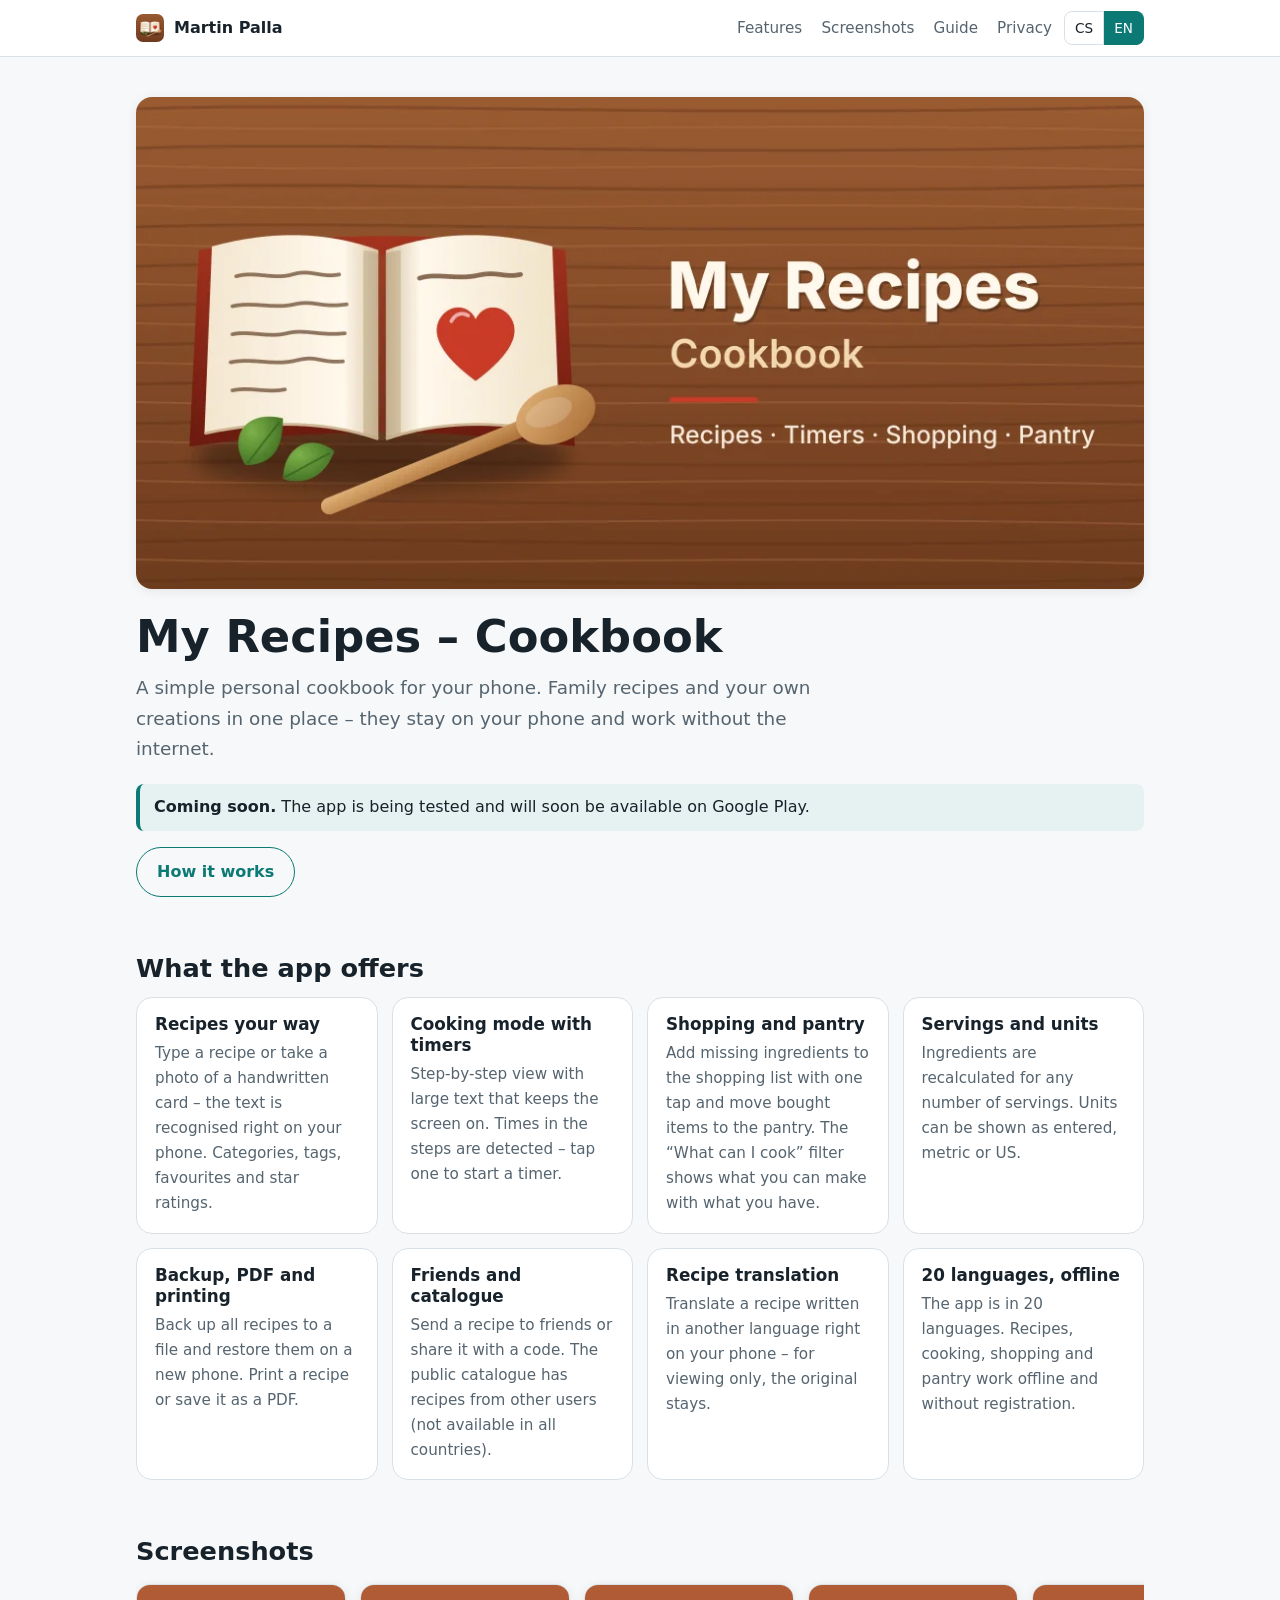
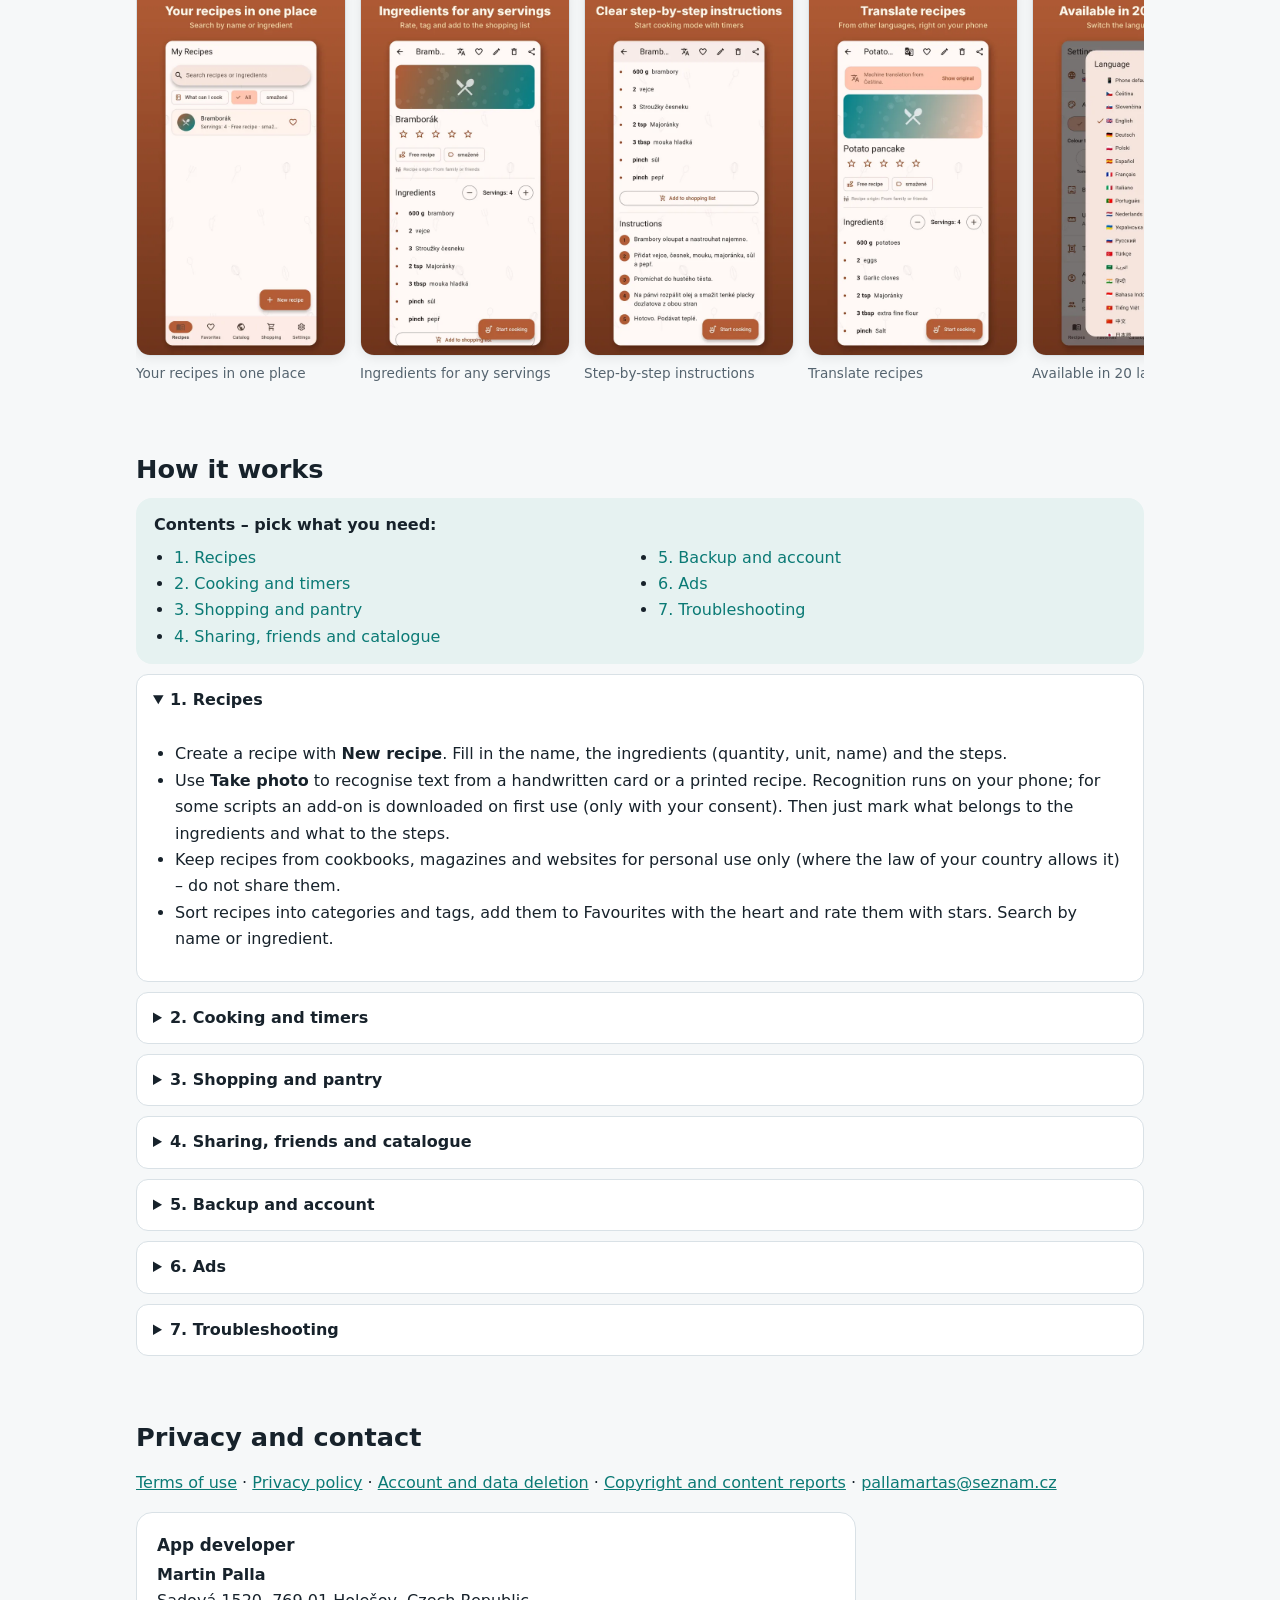
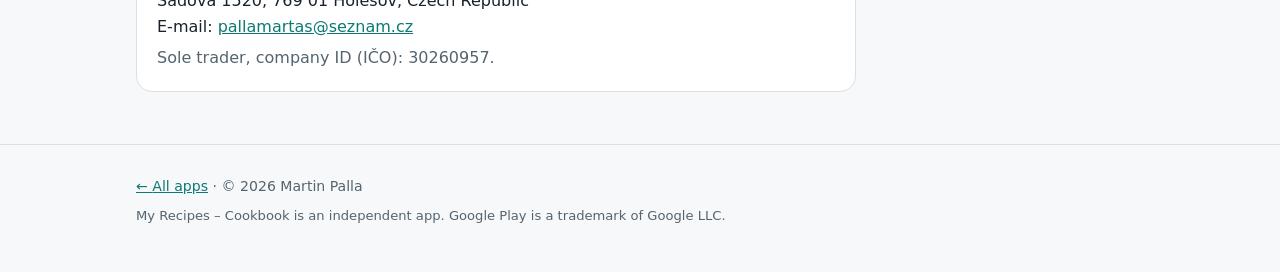
<file: kucharka/index.html>
<!DOCTYPE html>
<html lang="cs" data-title-cs="Moje recepty – kuchařka" data-title-en="My Recipes – Cookbook">
<head>
<meta charset="utf-8">
<meta name="viewport" content="width=device-width, initial-scale=1">
<title>Moje recepty – kuchařka</title>
<meta name="description" content="Moje recepty – kuchařka: osobní kuchařka pro Android – recepty, vaření s minutkou, nákupní seznam a spíž. Popis, snímky obrazovky a návod / A personal cookbook for Android – recipes, cooking timers, shopping list and pantry.">
<link rel="icon" href="../assets/img/kucharka/favicon.png">
<link rel="apple-touch-icon" href="../assets/img/kucharka/apple-touch-icon.png">
<link rel="stylesheet" href="../assets/css/style.css">
<script src="../assets/js/lang.js" defer></script>
</head>
<body>

<header class="topbar">
  <div class="wrap">
    <a class="brand" href="../"><img src="../assets/img/kucharka/favicon.png" alt="" width="28" height="28">Martin Palla</a>
    <nav>
      <a href="#features"><span lang="cs">Funkce</span><span lang="en">Features</span></a>
      <a href="#screens"><span lang="cs">Snímky</span><span lang="en">Screenshots</span></a>
      <a href="#guide"><span lang="cs">Návod</span><span lang="en">Guide</span></a>
      <a href="#legal"><span lang="cs">Soukromí</span><span lang="en">Privacy</span></a>
    </nav>
    <div class="lang" role="group" aria-label="Jazyk / Language">
      <button type="button" data-set="cs" aria-pressed="true">CS</button><button type="button" data-set="en" aria-pressed="false">EN</button>
    </div>
  </div>
</header>

<main class="wrap">

  <!-- ===== Úvod ===== -->
  <section class="hero">
    <img class="hero-img" lang="cs" src="../assets/img/kucharka/feature-cs.webp" alt="Moje recepty – kuchařka" width="1024" height="500">
    <img class="hero-img" lang="en" src="../assets/img/kucharka/feature-en.webp" alt="My Recipes – Cookbook" width="1024" height="500">
    <h1 style="margin-top:20px"><span lang="cs">Moje recepty – kuchařka</span><span lang="en">My Recipes – Cookbook</span></h1>
    <p class="lead" lang="cs">Jednoduchá osobní kuchařka do telefonu. Rodinné recepty i vlastní výtvory na jednom místě – zůstávají ve vašem telefonu a fungují i bez internetu.</p>
    <p class="lead" lang="en">A simple personal cookbook for your phone. Family recipes and your own creations in one place – they stay on your phone and work without the internet.</p>
    <!-- Aplikace se zatím připravuje (testování). Po vydání sem přijde odkaz do Google Play. -->
    <p class="note" lang="cs"><strong>Připravujeme.</strong> Aplikace je ve fázi testování a brzy bude k dispozici na Google Play.</p>
    <p class="note" lang="en"><strong>Coming soon.</strong> The app is being tested and will soon be available on Google Play.</p>
    <a class="btn secondary" href="#guide"><span lang="cs">Jak aplikace funguje</span><span lang="en">How it works</span></a>
  </section>

  <!-- ===== Funkce ===== -->
  <section id="features">
    <h2 lang="cs">Co aplikace nabízí</h2><h2 lang="en">What the app offers</h2>
    <div class="features">
      <div class="feature"><h3 lang="cs">Recepty po svém</h3><h3 lang="en">Recipes your way</h3>
        <p lang="cs">Recept napište, nebo vyfoťte ručně psaný lístek – text se rozpozná přímo v telefonu. Kategorie, štítky, oblíbené a hodnocení hvězdičkami.</p>
        <p lang="en">Type a recipe or take a photo of a handwritten card – the text is recognised right on your phone. Categories, tags, favourites and star ratings.</p></div>
      <div class="feature"><h3 lang="cs">Režim vaření s minutkou</h3><h3 lang="en">Cooking mode with timers</h3>
        <p lang="cs">Postup krok za krokem s velkým písmem, obrazovka nezhasne. Časy v postupu se samy rozpoznají – klepnutím spustíte minutku.</p>
        <p lang="en">Step-by-step view with large text that keeps the screen on. Times in the steps are detected – tap one to start a timer.</p></div>
      <div class="feature"><h3 lang="cs">Nákup a spíž</h3><h3 lang="en">Shopping and pantry</h3>
        <p lang="cs">Chybějící suroviny přidáte do nákupního seznamu jedním klepnutím, nakoupené přesunete do spíže. Filtr „Co uvařím“ ukáže, co uvaříte z toho, co máte doma.</p>
        <p lang="en">Add missing ingredients to the shopping list with one tap and move bought items to the pantry. The “What can I cook” filter shows what you can make with what you have.</p></div>
      <div class="feature"><h3 lang="cs">Porce a jednotky</h3><h3 lang="en">Servings and units</h3>
        <p lang="cs">Suroviny se přepočítají na libovolný počet porcí. Jednotky můžete zobrazit jak jsou zadané, metricky nebo americky.</p>
        <p lang="en">Ingredients are recalculated for any number of servings. Units can be shown as entered, metric or US.</p></div>
      <div class="feature"><h3 lang="cs">Záloha, PDF a tisk</h3><h3 lang="en">Backup, PDF and printing</h3>
        <p lang="cs">Všechny recepty zálohujete do souboru a obnovíte v novém telefonu. Recept vytisknete nebo uložíte jako PDF.</p>
        <p lang="en">Back up all recipes to a file and restore them on a new phone. Print a recipe or save it as a PDF.</p></div>
      <div class="feature"><h3 lang="cs">Přátelé a katalog</h3><h3 lang="en">Friends and catalogue</h3>
        <p lang="cs">Recept pošlete přátelům nebo nasdílíte kódem. Ve veřejném katalogu najdete recepty ostatních uživatelů (není dostupný ve všech zemích).</p>
        <p lang="en">Send a recipe to friends or share it with a code. The public catalogue has recipes from other users (not available in all countries).</p></div>
      <div class="feature"><h3 lang="cs">Překlad receptu</h3><h3 lang="en">Recipe translation</h3>
        <p lang="cs">Recept v cizím jazyce si přeložíte přímo v telefonu – jen pro zobrazení, originál zůstane.</p>
        <p lang="en">Translate a recipe written in another language right on your phone – for viewing only, the original stays.</p></div>
      <div class="feature"><h3 lang="cs">20 jazyků a offline</h3><h3 lang="en">20 languages, offline</h3>
        <p lang="cs">Aplikace je ve 20 jazycích. Recepty, vaření, nákup i spíž fungují bez internetu a bez registrace.</p>
        <p lang="en">The app is in 20 languages. Recipes, cooking, shopping and pantry work offline and without registration.</p></div>
    </div>
  </section>

  <!-- ===== Snímky ===== -->
  <section id="screens">
    <h2 lang="cs">Snímky obrazovky</h2><h2 lang="en">Screenshots</h2>
    <div class="gallery">
      <figure lang="cs"><img src="../assets/img/kucharka/s1_cs.webp" alt="" width="540" height="960" loading="lazy"><figcaption>Vaše recepty na jednom místě</figcaption></figure>
      <figure lang="cs"><img src="../assets/img/kucharka/s2_cs.webp" alt="" width="540" height="960" loading="lazy"><figcaption>Suroviny na libovolné porce</figcaption></figure>
      <figure lang="cs"><img src="../assets/img/kucharka/s3_cs.webp" alt="" width="540" height="960" loading="lazy"><figcaption>Postup krok za krokem</figcaption></figure>
      <figure lang="cs"><img src="../assets/img/kucharka/s4_cs.webp" alt="" width="540" height="960" loading="lazy"><figcaption>Nákupní seznam a spíž</figcaption></figure>
      <figure lang="cs"><img src="../assets/img/kucharka/s5_cs.webp" alt="" width="540" height="960" loading="lazy"><figcaption>Aplikace podle vás</figcaption></figure>
      <figure lang="en"><img src="../assets/img/kucharka/s1_en.webp" alt="" width="540" height="960" loading="lazy"><figcaption>Your recipes in one place</figcaption></figure>
      <figure lang="en"><img src="../assets/img/kucharka/s2_en.webp" alt="" width="540" height="960" loading="lazy"><figcaption>Ingredients for any servings</figcaption></figure>
      <figure lang="en"><img src="../assets/img/kucharka/s3_en.webp" alt="" width="540" height="960" loading="lazy"><figcaption>Step-by-step instructions</figcaption></figure>
      <figure lang="en"><img src="../assets/img/kucharka/s4_en.webp" alt="" width="540" height="960" loading="lazy"><figcaption>Translate recipes</figcaption></figure>
      <figure lang="en"><img src="../assets/img/kucharka/s5_en.webp" alt="" width="540" height="960" loading="lazy"><figcaption>Available in 20 languages</figcaption></figure>
      <figure lang="en"><img src="../assets/img/kucharka/s6_en.webp" alt="" width="540" height="960" loading="lazy"><figcaption>Make it yours</figcaption></figure>
    </div>
  </section>

  <!-- ===== Návod ===== -->
  <section id="guide">
    <h2 lang="cs">Jak aplikace funguje</h2><h2 lang="en">How it works</h2>

    <nav class="toc" aria-label="Obsah / Contents">
      <strong lang="cs">Obsah – vyberte, co hledáte:</strong><strong lang="en">Contents – pick what you need:</strong>
      <ul>
        <li><a href="#g-recepty"><span lang="cs">1. Recepty</span><span lang="en">1. Recipes</span></a></li>
        <li><a href="#g-vareni"><span lang="cs">2. Vaření a minutky</span><span lang="en">2. Cooking and timers</span></a></li>
        <li><a href="#g-nakup"><span lang="cs">3. Nákup a spíž</span><span lang="en">3. Shopping and pantry</span></a></li>
        <li><a href="#g-sdileni"><span lang="cs">4. Sdílení, přátelé a katalog</span><span lang="en">4. Sharing, friends and catalogue</span></a></li>
        <li><a href="#g-zaloha"><span lang="cs">5. Záloha a účet</span><span lang="en">5. Backup and account</span></a></li>
        <li><a href="#g-reklamy"><span lang="cs">6. Reklamy</span><span lang="en">6. Ads</span></a></li>
        <li><a href="#g-potize"><span lang="cs">7. Řešení potíží</span><span lang="en">7. Troubleshooting</span></a></li>
      </ul>
    </nav>

    <details id="g-recepty" open>
      <summary><span lang="cs">1. Recepty</span><span lang="en">1. Recipes</span></summary>
      <div lang="cs">
        <ul>
          <li>Nový recept založíte tlačítkem <strong>Nový recept</strong>. Vyplňte název, suroviny (množství, jednotka, název) a postup po krocích.</li>
          <li>Tlačítkem <strong>Vyfotit</strong> rozpoznáte text z ručně psaného lístku nebo vytištěného receptu. Rozpoznávání běží přímo v telefonu; pro některá písma se při prvním použití stáhne doplněk (jen s vaším souhlasem). Pak jen označíte, co patří k surovinám a co k postupu.</li>
          <li>Recepty z kuchařek, časopisů a webů si ukládejte jen pro osobní potřebu (pokud to dovoluje právo vaší země) – nesdílejte je.</li>
          <li>Recepty třiďte do kategorií a štítků, srdíčkem je přidáte do Oblíbených a hvězdičkami ohodnotíte. Vyhledávat jde podle názvu i suroviny.</li>
        </ul>
      </div>
      <div lang="en">
        <ul>
          <li>Create a recipe with <strong>New recipe</strong>. Fill in the name, the ingredients (quantity, unit, name) and the steps.</li>
          <li>Use <strong>Take photo</strong> to recognise text from a handwritten card or a printed recipe. Recognition runs on your phone; for some scripts an add-on is downloaded on first use (only with your consent). Then just mark what belongs to the ingredients and what to the steps.</li>
          <li>Keep recipes from cookbooks, magazines and websites for personal use only (where the law of your country allows it) – do not share them.</li>
          <li>Sort recipes into categories and tags, add them to Favourites with the heart and rate them with stars. Search by name or ingredient.</li>
        </ul>
      </div>
    </details>

    <details id="g-vareni">
      <summary><span lang="cs">2. Vaření a minutky</span><span lang="en">2. Cooking and timers</span></summary>
      <div lang="cs">
        <ul>
          <li>V receptu klepněte na <strong>Začít vařit</strong>. Obrazovka nezhasne a kroky si můžete odškrtávat.</li>
          <li>Časy v postupu (např. „vařte 20 minut“) se samy rozpoznají – klepnutím spustíte minutku. Běží i víc minutek najednou a po doběhnutí zazvoní zvukem budíku.</li>
          <li>Počet porcí změníte tlačítky + a − – suroviny se přepočítají.</li>
        </ul>
      </div>
      <div lang="en">
        <ul>
          <li>In a recipe tap <strong>Start cooking</strong>. The screen stays on and you can tick off the steps.</li>
          <li>Times in the steps (e.g. “boil for 20 minutes”) are detected – tap one to start a timer. Several timers can run at once and ring with the alarm sound when done.</li>
          <li>Change the number of servings with + and − – the ingredients are recalculated.</li>
        </ul>
      </div>
    </details>

    <details id="g-nakup">
      <summary><span lang="cs">3. Nákup a spíž</span><span lang="en">3. Shopping and pantry</span></summary>
      <div lang="cs">
        <ul>
          <li>Suroviny z receptu přidáte do nákupního seznamu tlačítkem <strong>Přidat do nákupního seznamu</strong>. U receptu vidíte, které suroviny máte ve spíži a které chybí.</li>
          <li>Nakoupené položky odškrtněte a přesuňte do spíže. Ve spíži můžete u surovin uvést množství nebo je označit „vždy doma“.</li>
          <li>Filtr <strong>Co uvařím</strong> v seznamu receptů ukáže, co uvaříte z toho, co máte ve spíži. Po vaření můžete použité suroviny ze spíže odečíst.</li>
        </ul>
      </div>
      <div lang="en">
        <ul>
          <li>Add a recipe’s ingredients to the shopping list with <strong>Add to shopping list</strong>. The recipe shows which ingredients you have in the pantry and which are missing.</li>
          <li>Tick off bought items and move them to the pantry. In the pantry you can enter quantities or mark items as “always at home”.</li>
          <li>The <strong>What can I cook</strong> filter in the recipe list shows what you can make with what is in your pantry. After cooking you can subtract the used ingredients from the pantry.</li>
        </ul>
      </div>
    </details>

    <details id="g-sdileni">
      <summary><span lang="cs">4. Sdílení, přátelé a katalog</span><span lang="en">4. Sharing, friends and catalogue</span></summary>
      <div lang="cs">
        <ul>
          <li>Recept vytisknete nebo pošlete jako PDF či soubor přes ikonu sdílení.</li>
          <li>Pro sdílení kódem, přátele a veřejný katalog je potřeba přezdívka. Před prvním použitím vás aplikace požádá o souhlas s <a href="pravidla/?lang=cs">pravidly používání</a>.</li>
          <li>Recepty posíláte jen přátelům, kteří přijali vaši žádost. Sdílejte jen vlastní recepty nebo rodinné recepty se souhlasem autora.</li>
          <li>Kopie, které už ostatní dostali, nejde vzít zpět – ani po odebrání receptu z katalogu nebo smazání účtu.</li>
          <li>Nevhodný recept nahlásíte ikonou vlajky. Katalog není dostupný ve všech zemích (např. v USA).</li>
        </ul>
      </div>
      <div lang="en">
        <ul>
          <li>Print a recipe or send it as a PDF or file via the share icon.</li>
          <li>Sharing by code, friends and the public catalogue need a nickname. Before first use, the app asks you to accept the <a href="pravidla/?lang=en">terms of use</a>.</li>
          <li>You can only send recipes to friends who accepted your request. Share only your own recipes or family recipes with the author’s consent.</li>
          <li>Copies others have already received cannot be withdrawn – not even after you remove a recipe from the catalogue or delete your account.</li>
          <li>Report an inappropriate recipe with the flag icon. The catalogue is not available in all countries (e.g. the USA).</li>
        </ul>
      </div>
    </details>

    <details id="g-zaloha">
      <summary><span lang="cs">5. Záloha a účet</span><span lang="en">5. Backup and account</span></summary>
      <div lang="cs">
        <ul>
          <li>Recepty jsou uložené jen ve vašem telefonu. V Nastavení v části Záloha je zálohujete do souboru a obnovíte v novém telefonu. Aplikace vám zálohu může připomínat (1, 3 nebo 6 měsíců).</li>
          <li>Přihlášení je dobrovolné – anonymně, nebo přes Google. S účtem Google zálohu obnovíte i v jiném telefonu.</li>
          <li>Účet a data na serveru smažete v Nastavení → Účet. Podrobnosti najdete v <a href="https://martasecek-dotcom.github.io/privacy-policy-moje-recepty-kucharka/#smazani">zásadách ochrany soukromí</a>.</li>
        </ul>
      </div>
      <div lang="en">
        <ul>
          <li>Recipes are stored only on your phone. In Settings, under Backup, you back them up to a file and restore them on a new phone. The app can remind you to back up (every 1, 3 or 6 months).</li>
          <li>Signing in is optional – anonymously or with Google. With a Google account you can restore a backup on another phone too.</li>
          <li>Delete your account and server data in Settings → Account. Details are in the <a href="https://martasecek-dotcom.github.io/privacy-policy-moje-recepty-kucharka/#delete">privacy policy</a>.</li>
        </ul>
      </div>
    </details>

    <details id="g-reklamy">
      <summary><span lang="cs">6. Reklamy</span><span lang="en">6. Ads</span></summary>
      <div lang="cs">
        <ul>
          <li>Aplikace je zdarma. Občas – jen v přirozené přestávce, nikdy při vaření nebo úpravě receptu – ukáže celoobrazovkovou reklamu. Předem vás upozorní a reklamu můžete přeskočit.</li>
          <li>Za zhlédnutí do konce získáte delší pauzu bez reklam. Prvních 24 hodin po instalaci se reklamy nezobrazují.</li>
          <li>V EU se aplikace zeptá, zda smí ukazovat personalizované reklamy. Volbu změníte v Nastavení → Soukromí reklam.</li>
        </ul>
      </div>
      <div lang="en">
        <ul>
          <li>The app is free. Occasionally – only at a natural break, never while cooking or editing a recipe – it shows a full-screen ad. You are told in advance and can skip it.</li>
          <li>Watching to the end gives you a longer ad-free break. No ads are shown during the first 24 hours after installation.</li>
          <li>In the EU the app asks whether it may show personalised ads. You can change your choice in Settings → Ad privacy.</li>
        </ul>
      </div>
    </details>

    <details id="g-potize">
      <summary><span lang="cs">7. Řešení potíží</span><span lang="en">7. Troubleshooting</span></summary>
      <div lang="cs">
        <ul>
          <li><strong>Rozpoznávání textu nefunguje:</strong> zkontrolujte připojení k internetu (při prvním použití se stahuje doplněk) a vyfoťte recept zblízka při dobrém světle.</li>
          <li><strong>Katalog se nezobrazuje:</strong> katalog potřebuje internet a není dostupný ve všech zemích.</li>
          <li>Jiný problém nebo nápad? Napište na <a href="mailto:pallamartas@seznam.cz">pallamartas@seznam.cz</a>.</li>
        </ul>
      </div>
      <div lang="en">
        <ul>
          <li><strong>Text recognition does not work:</strong> check your internet connection (an add-on is downloaded on first use) and photograph the recipe up close in good light.</li>
          <li><strong>The catalogue is not shown:</strong> it needs internet and is not available in all countries.</li>
          <li>Another problem or an idea? Write to <a href="mailto:pallamartas@seznam.cz">pallamartas@seznam.cz</a>.</li>
        </ul>
      </div>
    </details>
  </section>

  <!-- ===== Právní informace ===== -->
  <section id="legal">
    <h2 lang="cs">Soukromí a kontakt</h2><h2 lang="en">Privacy and contact</h2>
    <p lang="cs"><a href="pravidla/?lang=cs">Pravidla používání</a> · <a href="https://martasecek-dotcom.github.io/privacy-policy-moje-recepty-kucharka/?lang=cs">Zásady ochrany soukromí</a> · <a href="https://martasecek-dotcom.github.io/privacy-policy-moje-recepty-kucharka/#smazani">Smazání účtu a dat</a> · <a href="pravidla/?lang=cs#autorska-prava">Autorská práva a nahlášení obsahu</a> · <a href="mailto:pallamartas@seznam.cz">pallamartas@seznam.cz</a></p>
    <p lang="en"><a href="pravidla/?lang=en">Terms of use</a> · <a href="https://martasecek-dotcom.github.io/privacy-policy-moje-recepty-kucharka/?lang=en">Privacy policy</a> · <a href="https://martasecek-dotcom.github.io/privacy-policy-moje-recepty-kucharka/#delete">Account and data deletion</a> · <a href="pravidla/?lang=en#copyright">Copyright and content reports</a> · <a href="mailto:pallamartas@seznam.cz">pallamartas@seznam.cz</a></p>
    <div class="contact-box">
      <h3 lang="cs">Provozovatel aplikace</h3>
      <h3 lang="en">App developer</h3>
      <address>
        <strong>Martin Palla</strong><br>
        Sadová 1520, 769 01 Holešov, <span lang="cs">Česká republika</span><span lang="en">Czech Republic</span><br>
        E-mail: <a href="mailto:pallamartas@seznam.cz">pallamartas@seznam.cz</a>
      </address>
      <p class="muted" lang="cs">Podnikající fyzická osoba, IČO: 30260957.</p>
      <p class="muted" lang="en">Sole trader, company ID (IČO): 30260957.</p>
    </div>
  </section>
</main>

<footer>
  <div class="wrap">
    <p><a href="../">← <span lang="cs">Všechny aplikace</span><span lang="en">All apps</span></a> · © 2026 Martin Palla</p>
    <p class="small" lang="cs">Moje recepty – kuchařka je nezávislá aplikace. Google Play je ochranná známka společnosti Google LLC.</p>
    <p class="small" lang="en">My Recipes – Cookbook is an independent app. Google Play is a trademark of Google LLC.</p>
  </div>
</footer>

</body>
</html>
</file>
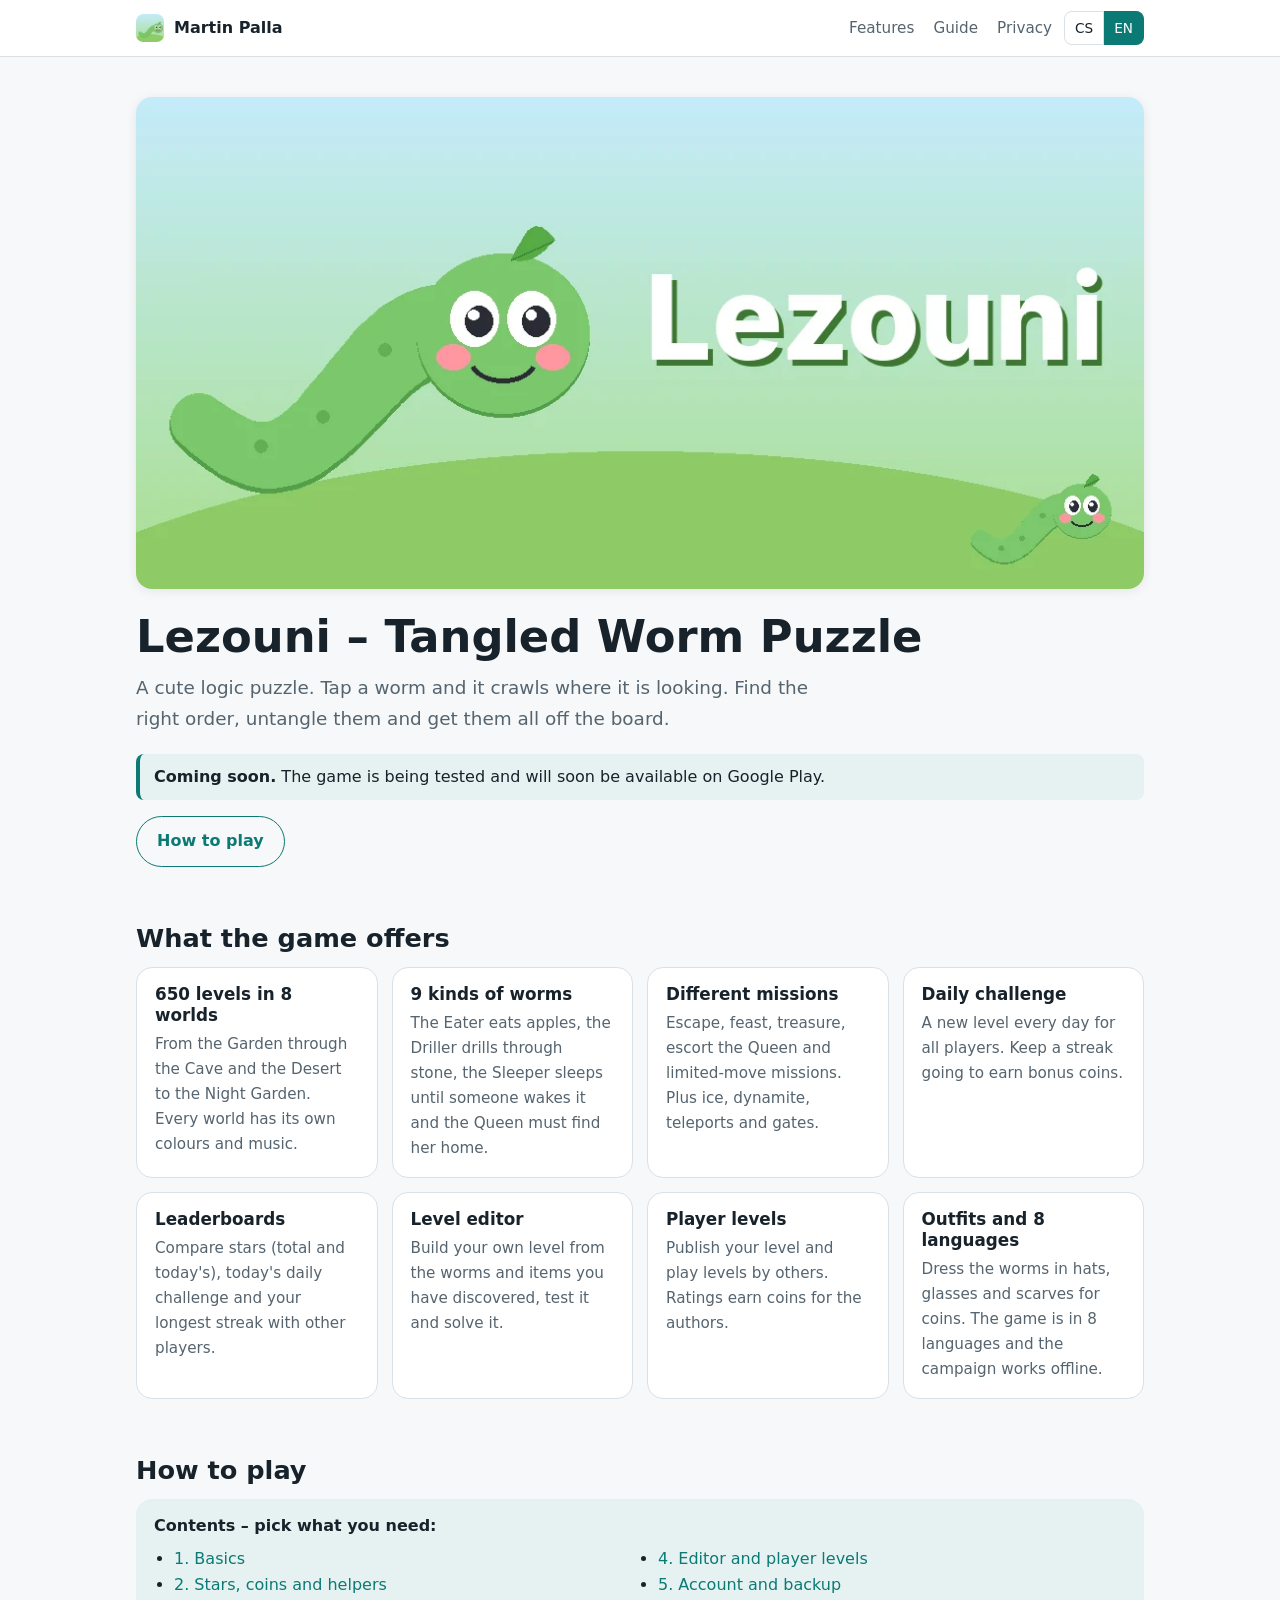
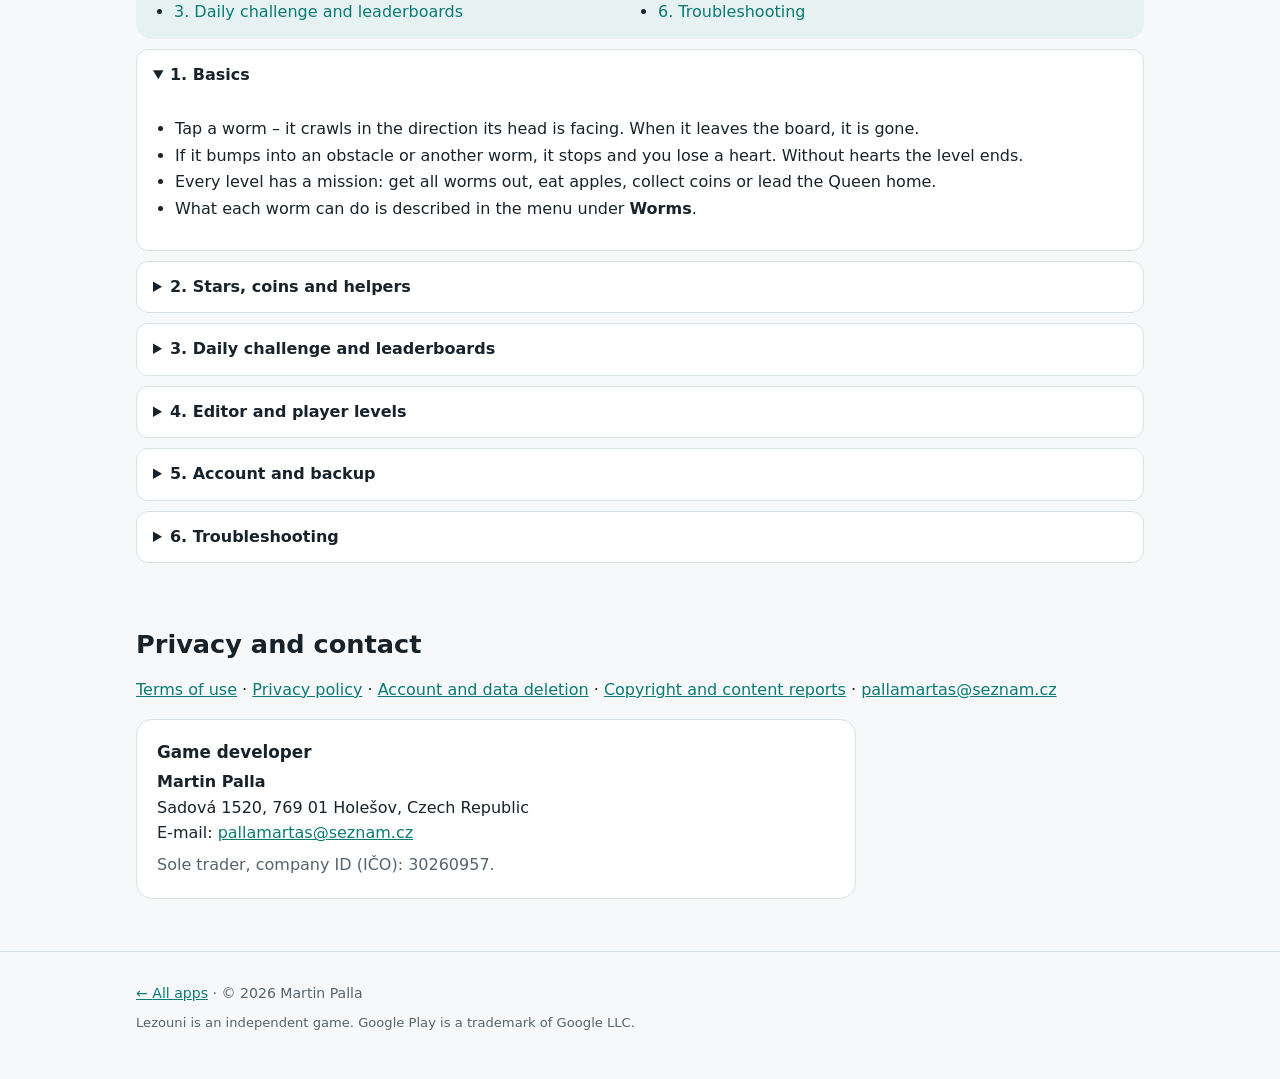
<file: lezouni/index.html>
<!DOCTYPE html>
<html lang="cs" data-title-cs="Lezouni – zamotaní červíci" data-title-en="Lezouni – Tangled Worm Puzzle">
<head>
<meta charset="utf-8">
<meta name="viewport" content="width=device-width, initial-scale=1">
<title>Lezouni – zamotaní červíci</title>
<meta name="description" content="Lezouni: logická hra s roztomilými červíky pro Android – 650 levelů, denní výzva, žebříčky, editor levelů a levely od hráčů. Popis a návod / A cute worm puzzle game for Android.">
<link rel="icon" href="../assets/img/lezouni/favicon.png">
<link rel="apple-touch-icon" href="../assets/img/lezouni/apple-touch-icon.png">
<link rel="stylesheet" href="../assets/css/style.css">
<script src="../assets/js/lang.js" defer></script>
</head>
<body>

<header class="topbar">
  <div class="wrap">
    <a class="brand" href="../"><img src="../assets/img/lezouni/favicon.png" alt="" width="28" height="28">Martin Palla</a>
    <nav>
      <a href="#features"><span lang="cs">Funkce</span><span lang="en">Features</span></a>
      <a href="#guide"><span lang="cs">Návod</span><span lang="en">Guide</span></a>
      <a href="#legal"><span lang="cs">Soukromí</span><span lang="en">Privacy</span></a>
    </nav>
    <div class="lang" role="group" aria-label="Jazyk / Language">
      <button type="button" data-set="cs" aria-pressed="true">CS</button><button type="button" data-set="en" aria-pressed="false">EN</button>
    </div>
  </div>
</header>

<main class="wrap">

  <!-- ===== Úvod ===== -->
  <section class="hero">
    <img class="hero-img" src="../assets/img/lezouni/feature.webp" alt="Lezouni" width="1024" height="500">
    <h1 style="margin-top:20px"><span lang="cs">Lezouni – zamotaní červíci</span><span lang="en">Lezouni – Tangled Worm Puzzle</span></h1>
    <p class="lead" lang="cs">Roztomilá logická hra. Ťukni na červíka a on vyleze tam, kam se dívá. Vymysli správné pořadí, rozmotej je a dostaň všechny z plochy.</p>
    <p class="lead" lang="en">A cute logic puzzle. Tap a worm and it crawls where it is looking. Find the right order, untangle them and get them all off the board.</p>
    <!-- Hra se zatím připravuje (testování). Po vydání sem přijde odkaz do Google Play a snímky obrazovky. -->
    <p class="note" lang="cs"><strong>Připravujeme.</strong> Hra je ve fázi testování a brzy bude k dispozici na Google Play.</p>
    <p class="note" lang="en"><strong>Coming soon.</strong> The game is being tested and will soon be available on Google Play.</p>
    <a class="btn secondary" href="#guide"><span lang="cs">Jak se hraje</span><span lang="en">How to play</span></a>
  </section>

  <!-- ===== Funkce ===== -->
  <section id="features">
    <h2 lang="cs">Co hra nabízí</h2><h2 lang="en">What the game offers</h2>
    <div class="features">
      <div class="feature"><h3 lang="cs">650 levelů v 8 světech</h3><h3 lang="en">650 levels in 8 worlds</h3>
        <p lang="cs">Od Zahrádky přes Jeskyni a Poušť až po Noční zahradu. Každý svět má vlastní barvy a melodii.</p>
        <p lang="en">From the Garden through the Cave and the Desert to the Night Garden. Every world has its own colours and music.</p></div>
      <div class="feature"><h3 lang="cs">9 druhů červíků</h3><h3 lang="en">9 kinds of worms</h3>
        <p lang="cs">Žrout jí jablíčka, Vrtač provrtá kámen, Spáč spí, dokud ho někdo nevzbudí, a Královna musí najít svůj domeček.</p>
        <p lang="en">The Eater eats apples, the Driller drills through stone, the Sleeper sleeps until someone wakes it and the Queen must find her home.</p></div>
      <div class="feature"><h3 lang="cs">Různé úkoly</h3><h3 lang="en">Different missions</h3>
        <p lang="cs">Útěk, hostina, poklad, doprovod Královny i úkoly na omezený počet tahů. K tomu led, dynamit, teleporty a mříže.</p>
        <p lang="en">Escape, feast, treasure, escort the Queen and limited-move missions. Plus ice, dynamite, teleports and gates.</p></div>
      <div class="feature"><h3 lang="cs">Denní výzva</h3><h3 lang="en">Daily challenge</h3>
        <p lang="cs">Každý den nový level pro všechny hráče. Za série dnů v řadě získáš bonusové mince.</p>
        <p lang="en">A new level every day for all players. Keep a streak going to earn bonus coins.</p></div>
      <div class="feature"><h3 lang="cs">Žebříčky</h3><h3 lang="en">Leaderboards</h3>
        <p lang="cs">Porovnej se s ostatními v počtu hvězdiček (celkem i za dnešek), v dnešní denní výzvě a v nejdelší sérii.</p>
        <p lang="en">Compare stars (total and today's), today's daily challenge and your longest streak with other players.</p></div>
      <div class="feature"><h3 lang="cs">Editor levelů</h3><h3 lang="en">Level editor</h3>
        <p lang="cs">Postav si vlastní level z červíků a prvků, které jsi objevil, vyzkoušej ho a vyřeš.</p>
        <p lang="en">Build your own level from the worms and items you have discovered, test it and solve it.</p></div>
      <div class="feature"><h3 lang="cs">Levely hráčů</h3><h3 lang="en">Player levels</h3>
        <p lang="cs">Zveřejni svůj level a hraj levely ostatních. Hodnocení dávají autorům mince.</p>
        <p lang="en">Publish your level and play levels by others. Ratings earn coins for the authors.</p></div>
      <div class="feature"><h3 lang="cs">Oblečky a 8 jazyků</h3><h3 lang="en">Outfits and 8 languages</h3>
        <p lang="cs">Za mince obleč červíky do čepic, brýlí a šál. Hra je v 8 jazycích a kampaň funguje i bez internetu.</p>
        <p lang="en">Dress the worms in hats, glasses and scarves for coins. The game is in 8 languages and the campaign works offline.</p></div>
    </div>
  </section>

  <!-- ===== Návod ===== -->
  <section id="guide">
    <h2 lang="cs">Jak se hraje</h2><h2 lang="en">How to play</h2>

    <nav class="toc" aria-label="Obsah / Contents">
      <strong lang="cs">Obsah – vyberte, co hledáte:</strong><strong lang="en">Contents – pick what you need:</strong>
      <ul>
        <li><a href="#g-hra"><span lang="cs">1. Základy hry</span><span lang="en">1. Basics</span></a></li>
        <li><a href="#g-hvezdy"><span lang="cs">2. Hvězdičky, mince a pomůcky</span><span lang="en">2. Stars, coins and helpers</span></a></li>
        <li><a href="#g-denni"><span lang="cs">3. Denní výzva a žebříčky</span><span lang="en">3. Daily challenge and leaderboards</span></a></li>
        <li><a href="#g-editor"><span lang="cs">4. Editor a levely hráčů</span><span lang="en">4. Editor and player levels</span></a></li>
        <li><a href="#g-ucet"><span lang="cs">5. Účet a záloha</span><span lang="en">5. Account and backup</span></a></li>
        <li><a href="#g-potize"><span lang="cs">6. Řešení potíží</span><span lang="en">6. Troubleshooting</span></a></li>
      </ul>
    </nav>

    <details id="g-hra" open>
      <summary><span lang="cs">1. Základy hry</span><span lang="en">1. Basics</span></summary>
      <div lang="cs">
        <ul>
          <li>Ťukni na červíka – vyleze směrem, kam se dívá jeho hlava. Když vyleze z plochy, zmizí.</li>
          <li>Když narazí do překážky nebo jiného červíka, zastaví se a ztratíš srdíčko. Bez srdíček level končí.</li>
          <li>Každý level má úkol: dostat všechny červíky ven, sníst jablíčka, posbírat mince nebo dovést Královnu do domečku.</li>
          <li>Co který červík umí, najdeš v menu pod tlačítkem <strong>Červíci</strong>.</li>
        </ul>
      </div>
      <div lang="en">
        <ul>
          <li>Tap a worm – it crawls in the direction its head is facing. When it leaves the board, it is gone.</li>
          <li>If it bumps into an obstacle or another worm, it stops and you lose a heart. Without hearts the level ends.</li>
          <li>Every level has a mission: get all worms out, eat apples, collect coins or lead the Queen home.</li>
          <li>What each worm can do is described in the menu under <strong>Worms</strong>.</li>
        </ul>
      </div>
    </details>

    <details id="g-hvezdy">
      <summary><span lang="cs">2. Hvězdičky, mince a pomůcky</span><span lang="en">2. Stars, coins and helpers</span></summary>
      <div lang="cs">
        <ul>
          <li>1 hvězdička za splnění úkolu, 2 za sebrání všech mincí, 3 když neztratíš žádné srdíčko.</li>
          <li>Tlačítko <strong>Zpět</strong> vrátí tah, <strong>Nápověda</strong> ukáže, na kterého červíka ťuknout. Nápověda stojí mince, nebo zhlédneš krátkou reklamu a dostaneš 2 nápovědy pro daný level.</li>
          <li>Když ti dojdou srdíčka, můžeš za krátkou reklamu dostat jedno srdíčko navíc a hrát dál (jednou za pokus). Reklamy za odměnu jsou vždy dobrovolné.</li>
          <li>Mince utratíš v <strong>Obchůdku</strong> za oblečky nebo za další sloty v editoru. Mince nemají skutečnou peněžní hodnotu.</li>
        </ul>
      </div>
      <div lang="en">
        <ul>
          <li>1 star for completing the mission, 2 for collecting all coins, 3 if you lose no heart.</li>
          <li><strong>Undo</strong> takes back a move, <strong>Hint</strong> shows which worm to tap. A hint costs coins, or watch a short ad to get 2 hints for that level.</li>
          <li>When you run out of hearts, you can watch a short ad to get one extra heart and keep playing (once per attempt). Rewarded ads are always optional.</li>
          <li>Spend coins in the <strong>Shop</strong> on outfits or extra editor slots. Coins have no real monetary value.</li>
        </ul>
      </div>
    </details>

    <details id="g-denni">
      <summary><span lang="cs">3. Denní výzva a žebříčky</span><span lang="en">3. Daily challenge and leaderboards</span></summary>
      <div lang="cs">
        <ul>
          <li>Nová denní výzva začíná o půlnoci UTC (u nás v 1:00, v létě ve 2:00). Za dokončení dostaneš mince, každý 7. den v řadě bonus.</li>
          <li>Do žebříčků se dostaneš, když si nastavíš přezdívku. Přezdívka je veřejná a prochází filtrem nevhodných slov.</li>
          <li>Žebříčky: <strong>Hvězdičky</strong> (celkem z kampaně), <strong>Dnes</strong> (kdo dnes získal nejvíc hvězdiček, pod tím výsledky ze včerejška), <strong>Výzva</strong> (dnešní denní výzva, méně tahů je lepší) a <strong>Série</strong>. Každý ukazuje 10 nejlepších a tvoje pořadí.</li>
          <li>Nevhodnou přezdívku můžeš nahlásit klepnutím na řádek v žebříčku.</li>
        </ul>
      </div>
      <div lang="en">
        <ul>
          <li>A new daily challenge starts at midnight UTC. Completing it earns coins, every 7th day in a row gives a bonus.</li>
          <li>Set a nickname to appear on the leaderboards. The nickname is public and checked by a filter for inappropriate words.</li>
          <li>Leaderboards: <strong>Stars</strong> (campaign total), <strong>Today</strong> (who earned the most stars today, with yesterday's results below), <strong>Challenge</strong> (today's daily challenge, fewer moves is better) and <strong>Streak</strong>. Each shows the top 10 and your rank.</li>
          <li>Report an inappropriate nickname by tapping its row in the leaderboard.</li>
        </ul>
      </div>
    </details>

    <details id="g-editor">
      <summary><span lang="cs">4. Editor a levely hráčů</span><span lang="en">4. Editor and player levels</span></summary>
      <div lang="cs">
        <ul>
          <li>V <strong>Mých levelech</strong> postavíš vlastní level. Hotový je, až ho sám vyřešíš tlačítkem Vyzkoušet.</li>
          <li>Vyřešený level můžeš <strong>zveřejnit</strong> (potřebuješ účet Google a přezdívku). Před prvním zveřejněním tě hra požádá o souhlas s <a href="pravidla/?lang=cs">pravidly používání</a>.</li>
          <li>Zveřejňuj jen vlastní tvorbu – žádné cizí postavičky, loga ani značky.</li>
          <li>V <strong>Levelech hráčů</strong> hraješ levely ostatních, hodnotíš je a nevhodný level nahlásíš. Autora, který ti vadí, si můžeš zablokovat.</li>
        </ul>
      </div>
      <div lang="en">
        <ul>
          <li>Build your own level in <strong>My levels</strong>. It is finished once you solve it yourself with Try it.</li>
          <li>You can <strong>publish</strong> a solved level (a Google account and a nickname are needed). Before the first publication the game asks you to accept the <a href="pravidla/?lang=en">terms of use</a>.</li>
          <li>Publish only your own work – no characters, logos or brands of others.</li>
          <li>In <strong>Player levels</strong> you play levels by others, rate them and report inappropriate ones. You can block an author you don't want to see.</li>
        </ul>
      </div>
    </details>

    <details id="g-ucet">
      <summary><span lang="cs">5. Účet a záloha</span><span lang="en">5. Account and backup</span></summary>
      <div lang="cs">
        <ul>
          <li>Hra si sama vytvoří anonymní účet. Přihlášení přes Google je dobrovolné – s ním se postup zálohuje a obnovíš ho i v jiném telefonu.</li>
          <li>Účet a data na serveru smažeš v okně <strong>Účet → Smazat účet</strong>. Podrobnosti najdeš v <a href="https://martasecek-dotcom.github.io/privacy-policy-lezouni/#smazani">zásadách ochrany soukromí</a>.</li>
          <li>Hra obsahuje reklamy (Google AdMob). Souhlas s reklamami změníš v <strong>Nastavení → Soukromí reklam</strong>. Kdy přijde další reklama, uvidíš v <strong>Nastavení → Pro verze</strong>.</li>
          <li>Anonymní statistiky hraní (Firebase Analytics) se posílají jen s tvým souhlasem. Změníš ho v <strong>Nastavení → Analytika</strong>.</li>
        </ul>
      </div>
      <div lang="en">
        <ul>
          <li>The game creates an anonymous account automatically. Signing in with Google is optional – it backs up your progress so you can restore it on another phone.</li>
          <li>Delete your account and server data in <strong>Account → Delete account</strong>. Details are in the <a href="https://martasecek-dotcom.github.io/privacy-policy-lezouni/#delete">privacy policy</a>.</li>
          <li>The game contains ads (Google AdMob). Change your ad consent in <strong>Settings → Ad privacy</strong>. See when the next ad will come in <strong>Settings → Pro version</strong>.</li>
          <li>Anonymous gameplay statistics (Firebase Analytics) are sent only with your consent. Change it in <strong>Settings → Analytics</strong>.</li>
        </ul>
      </div>
    </details>

    <details id="g-potize">
      <summary><span lang="cs">6. Řešení potíží</span><span lang="en">6. Troubleshooting</span></summary>
      <div lang="cs">
        <ul>
          <li><strong>Žebříčky nebo Levely hráčů se nenačtou:</strong> potřebují internet. Kampaň a denní výzva fungují i bez něj.</li>
          <li><strong>Nejde přihlášení přes Google:</strong> zkontroluj připojení a zkus to znovu z okna Účet.</li>
          <li>Jiný problém nebo nápad? Napiš na <a href="mailto:pallamartas@seznam.cz">pallamartas@seznam.cz</a>.</li>
        </ul>
      </div>
      <div lang="en">
        <ul>
          <li><strong>Leaderboards or Player levels do not load:</strong> they need internet. The campaign and daily challenge work offline.</li>
          <li><strong>Google sign-in fails:</strong> check your connection and try again from the Account screen.</li>
          <li>Another problem or an idea? Write to <a href="mailto:pallamartas@seznam.cz">pallamartas@seznam.cz</a>.</li>
        </ul>
      </div>
    </details>
  </section>

  <!-- ===== Právní informace ===== -->
  <section id="legal">
    <h2 lang="cs">Soukromí a kontakt</h2><h2 lang="en">Privacy and contact</h2>
    <p lang="cs"><a href="pravidla/?lang=cs">Pravidla používání</a> · <a href="https://martasecek-dotcom.github.io/privacy-policy-lezouni/?lang=cs">Zásady ochrany soukromí</a> · <a href="https://martasecek-dotcom.github.io/privacy-policy-lezouni/#smazani">Smazání účtu a dat</a> · <a href="pravidla/?lang=cs#autorska-prava">Autorská práva a nahlášení obsahu</a> · <a href="mailto:pallamartas@seznam.cz">pallamartas@seznam.cz</a></p>
    <p lang="en"><a href="pravidla/?lang=en">Terms of use</a> · <a href="https://martasecek-dotcom.github.io/privacy-policy-lezouni/?lang=en">Privacy policy</a> · <a href="https://martasecek-dotcom.github.io/privacy-policy-lezouni/#delete">Account and data deletion</a> · <a href="pravidla/?lang=en#copyright">Copyright and content reports</a> · <a href="mailto:pallamartas@seznam.cz">pallamartas@seznam.cz</a></p>
    <div class="contact-box">
      <h3 lang="cs">Provozovatel hry</h3>
      <h3 lang="en">Game developer</h3>
      <address>
        <strong>Martin Palla</strong><br>
        Sadová 1520, 769 01 Holešov, <span lang="cs">Česká republika</span><span lang="en">Czech Republic</span><br>
        E-mail: <a href="mailto:pallamartas@seznam.cz">pallamartas@seznam.cz</a>
      </address>
      <p class="muted" lang="cs">Podnikající fyzická osoba, IČO: 30260957.</p>
      <p class="muted" lang="en">Sole trader, company ID (IČO): 30260957.</p>
    </div>
  </section>
</main>

<footer>
  <div class="wrap">
    <p><a href="../">← <span lang="cs">Všechny aplikace</span><span lang="en">All apps</span></a> · © 2026 Martin Palla</p>
    <p class="small" lang="cs">Lezouni je nezávislá hra. Google Play je ochranná známka společnosti Google LLC.</p>
    <p class="small" lang="en">Lezouni is an independent game. Google Play is a trademark of Google LLC.</p>
  </div>
</footer>

</body>
</html>
</file>
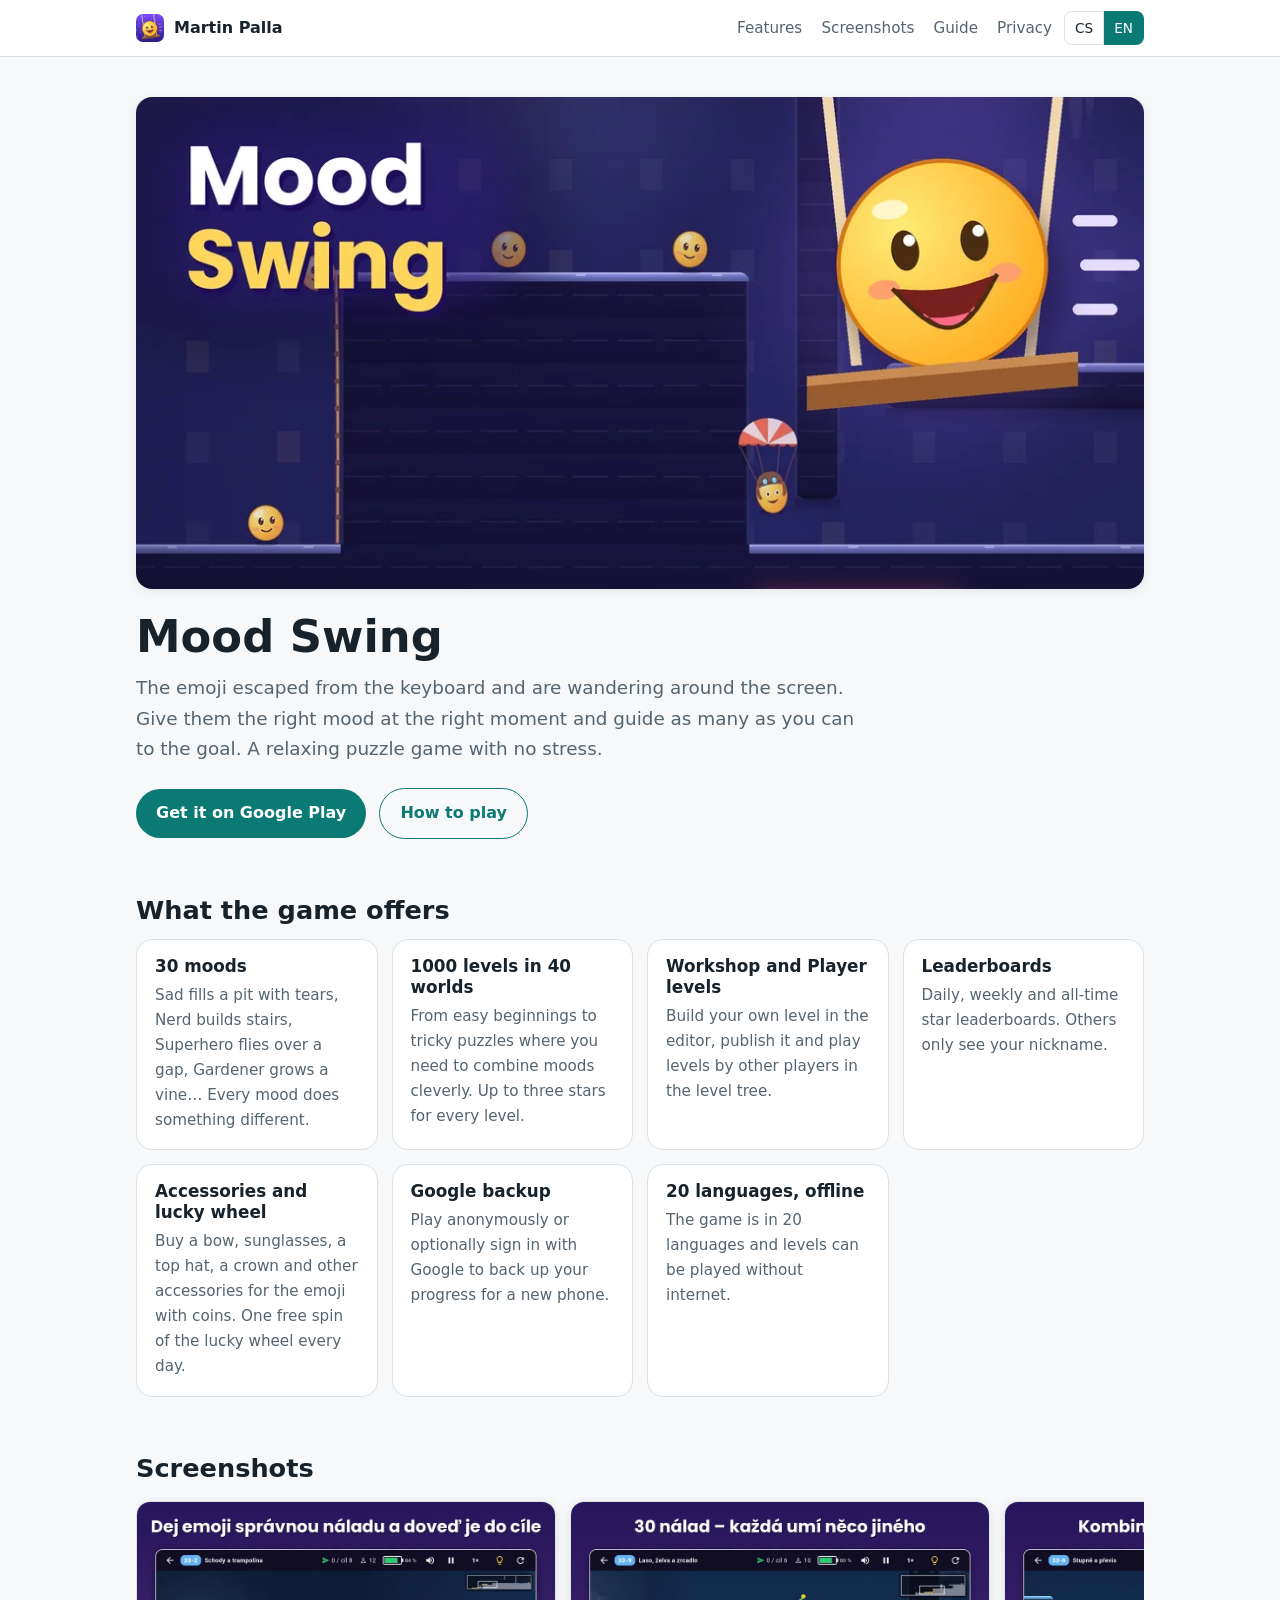
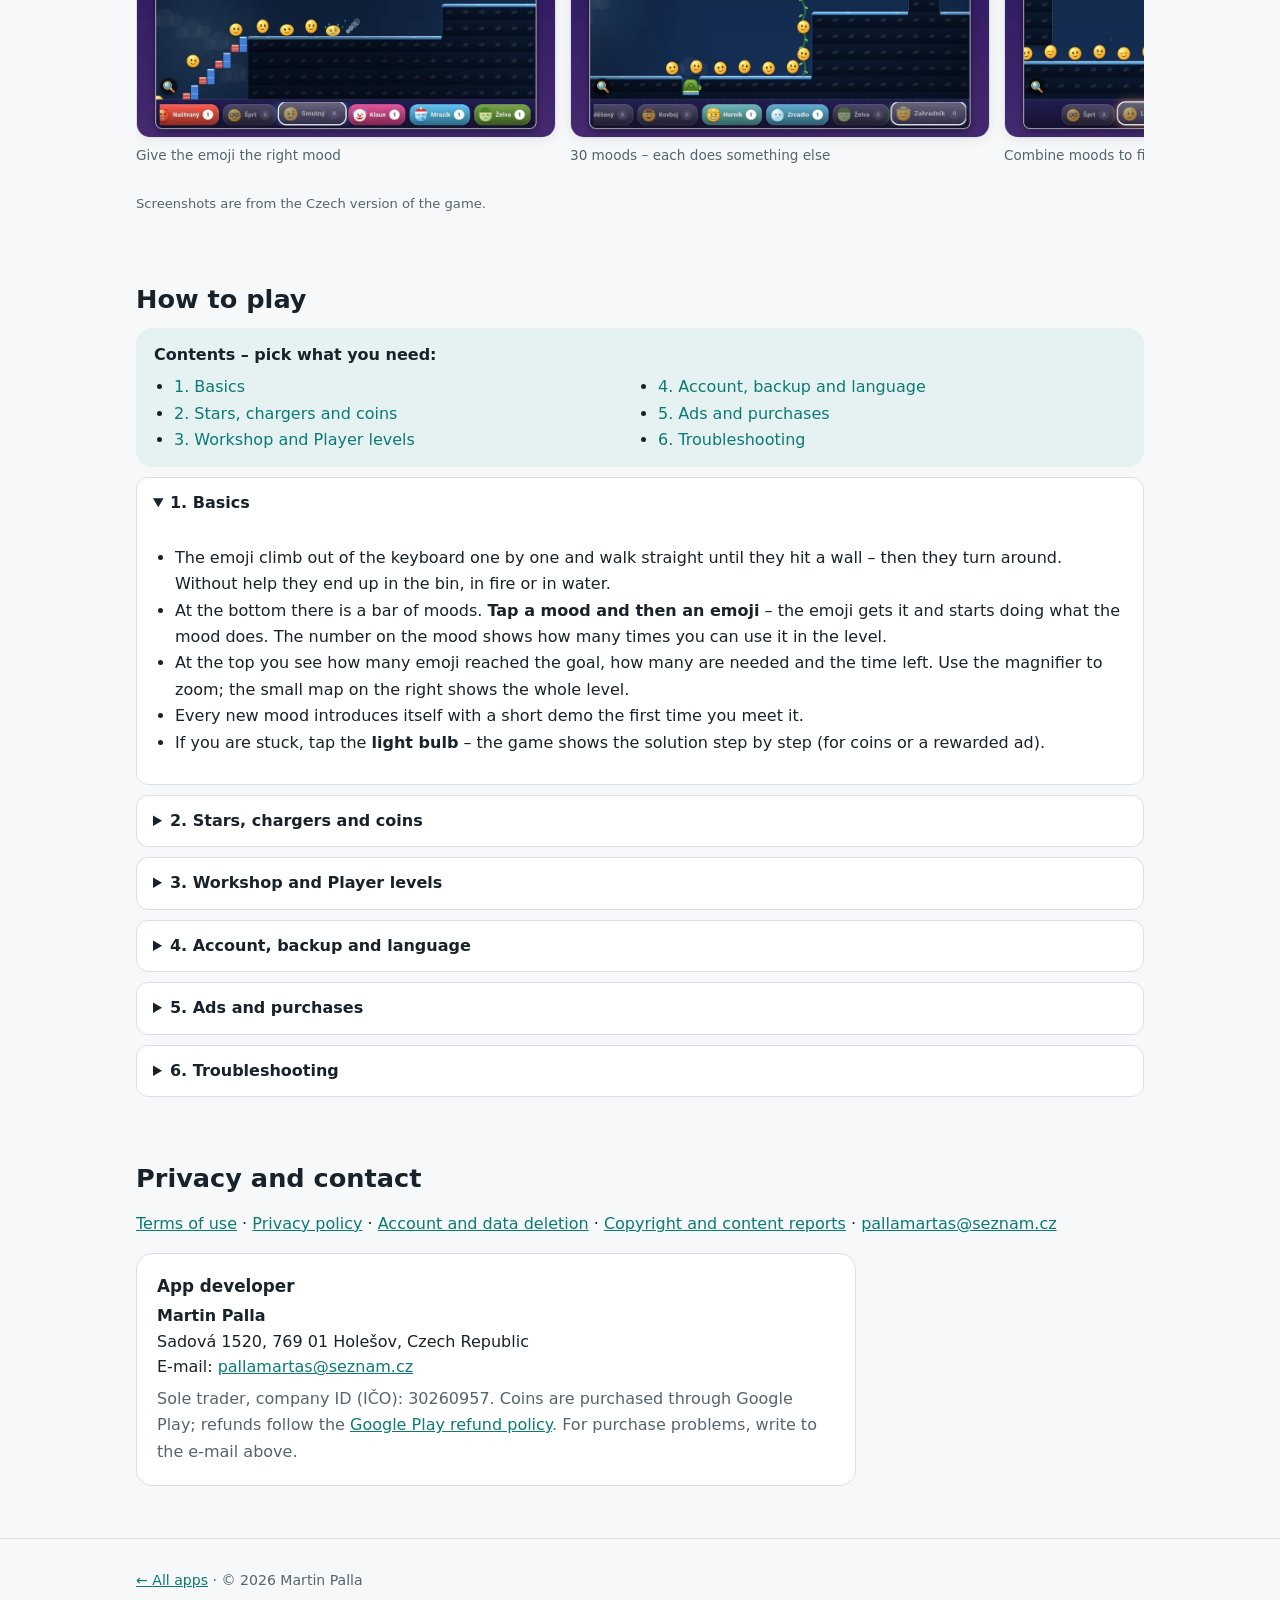
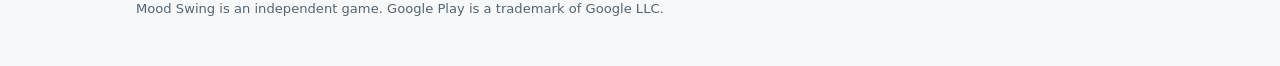
<file: moodswing/index.html>
<!DOCTYPE html>
<html lang="cs" data-title-cs="Mood Swing – logická hra s emoji" data-title-en="Mood Swing – emoji puzzle game">
<head>
<meta charset="utf-8">
<meta name="viewport" content="width=device-width, initial-scale=1">
<title>Mood Swing – logická hra s emoji</title>
<meta name="description" content="Mood Swing: pohodová logická hra pro Android – měň emoji nálady a doveď je do cíle. Popis, snímky obrazovky a návod / A relaxing Android puzzle game – change the emoji's moods and guide them home.">
<link rel="icon" href="../assets/img/moodswing/favicon.png">
<link rel="apple-touch-icon" href="../assets/img/moodswing/apple-touch-icon.png">
<link rel="stylesheet" href="../assets/css/style.css">
<script src="../assets/js/lang.js" defer></script>
</head>
<body>

<header class="topbar">
  <div class="wrap">
    <a class="brand" href="../"><img src="../assets/img/moodswing/favicon.png" alt="" width="28" height="28">Martin Palla</a>
    <nav>
      <a href="#features"><span lang="cs">Funkce</span><span lang="en">Features</span></a>
      <a href="#screens"><span lang="cs">Snímky</span><span lang="en">Screenshots</span></a>
      <a href="#guide"><span lang="cs">Návod</span><span lang="en">Guide</span></a>
      <a href="#legal"><span lang="cs">Soukromí</span><span lang="en">Privacy</span></a>
    </nav>
    <div class="lang" role="group" aria-label="Jazyk / Language">
      <button type="button" data-set="cs" aria-pressed="true">CS</button><button type="button" data-set="en" aria-pressed="false">EN</button>
    </div>
  </div>
</header>

<main class="wrap">

  <!-- ===== Úvod ===== -->
  <section class="hero">
    <img class="hero-img" src="../assets/img/moodswing/feature.webp" alt="Mood Swing" width="1024" height="500">
    <h1 style="margin-top:20px">Mood Swing</h1>
    <p class="lead" lang="cs">Emoji utekla z klávesnice a bloudí po displeji. Dej jim správnou náladu ve správnou chvíli a doveď co nejvíc z nich do cíle. Pohodová logická hra bez stresu.</p>
    <p class="lead" lang="en">The emoji escaped from the keyboard and are wandering around the screen. Give them the right mood at the right moment and guide as many as you can to the goal. A relaxing puzzle game with no stress.</p>
    <!-- Odkaz do Google Play (jen textové tlačítko – oficiální odznak se používá jen dle pravidel Google) -->
    <a class="btn" href="https://play.google.com/store/apps/details?id=cz.palla.moodswing" rel="noopener"><span lang="cs">Stáhnout na Google Play</span><span lang="en">Get it on Google Play</span></a>
    <a class="btn secondary" href="#guide"><span lang="cs">Jak se hraje</span><span lang="en">How to play</span></a>
  </section>

  <!-- ===== Funkce ===== -->
  <section id="features">
    <h2 lang="cs">Co hra nabízí</h2><h2 lang="en">What the game offers</h2>
    <div class="features">
      <div class="feature"><h3 lang="cs">30 nálad</h3><h3 lang="en">30 moods</h3>
        <p lang="cs">Smutný zaplní jámu slzami, Šprt postaví schody, Superhrdina přeletí propast, Zahradník vypěstuje popínavku… Každá nálada umí něco jiného.</p>
        <p lang="en">Sad fills a pit with tears, Nerd builds stairs, Superhero flies over a gap, Gardener grows a vine… Every mood does something different.</p></div>
      <div class="feature"><h3 lang="cs">1000 levelů ve 40 světech</h3><h3 lang="en">1000 levels in 40 worlds</h3>
        <p lang="cs">Od jednoduchých začátků po zapeklité hádanky, kde je potřeba nálady chytře kombinovat. Za každý level až tři hvězdičky.</p>
        <p lang="en">From easy beginnings to tricky puzzles where you need to combine moods cleverly. Up to three stars for every level.</p></div>
      <div class="feature"><h3 lang="cs">Dílna a Levely hráčů</h3><h3 lang="en">Workshop and Player levels</h3>
        <p lang="cs">Postav vlastní level v editoru, zveřejni ho a zahraj si levely ostatních hráčů ve stromu levelů.</p>
        <p lang="en">Build your own level in the editor, publish it and play levels by other players in the level tree.</p></div>
      <div class="feature"><h3 lang="cs">Žebříčky</h3><h3 lang="en">Leaderboards</h3>
        <p lang="cs">Denní, týdenní a celkové žebříčky hvězdiček. Ostatní vidí jen tvoji přezdívku.</p>
        <p lang="en">Daily, weekly and all-time star leaderboards. Others only see your nickname.</p></div>
      <div class="feature"><h3 lang="cs">Doplňky a kolo štěstí</h3><h3 lang="en">Accessories and lucky wheel</h3>
        <p lang="cs">Kup emoji za mince mašli, sluneční brýle, cylindr, korunu a další doplňky. Každý den jedno zatočení kolem štěstí zdarma.</p>
        <p lang="en">Buy a bow, sunglasses, a top hat, a crown and other accessories for the emoji with coins. One free spin of the lucky wheel every day.</p></div>
      <div class="feature"><h3 lang="cs">Záloha přes Google</h3><h3 lang="en">Google backup</h3>
        <p lang="cs">Hrát můžeš anonymně, nebo se dobrovolně přihlásit přes Google a mít postup zálohovaný i pro nový telefon.</p>
        <p lang="en">Play anonymously or optionally sign in with Google to back up your progress for a new phone.</p></div>
      <div class="feature"><h3 lang="cs">20 jazyků a offline</h3><h3 lang="en">20 languages, offline</h3>
        <p lang="cs">Hra je ve 20 jazycích a levely jde hrát i bez internetu.</p>
        <p lang="en">The game is in 20 languages and levels can be played without internet.</p></div>
    </div>
  </section>

  <!-- ===== Snímky ===== -->
  <section id="screens">
    <h2 lang="cs">Snímky obrazovky</h2><h2 lang="en">Screenshots</h2>
    <div class="gallery wide">
      <figure><img src="../assets/img/moodswing/s1.webp" alt="" width="960" height="540" loading="lazy"><figcaption lang="cs">Dej emoji správnou náladu</figcaption><figcaption lang="en">Give the emoji the right mood</figcaption></figure>
      <figure><img src="../assets/img/moodswing/s2.webp" alt="" width="960" height="540" loading="lazy"><figcaption lang="cs">30 nálad – každá umí něco jiného</figcaption><figcaption lang="en">30 moods – each does something else</figcaption></figure>
      <figure><img src="../assets/img/moodswing/s3.webp" alt="" width="960" height="540" loading="lazy"><figcaption lang="cs">Kombinuj nálady a najdi řešení</figcaption><figcaption lang="en">Combine moods to find the solution</figcaption></figure>
      <figure><img src="../assets/img/moodswing/s4.webp" alt="" width="960" height="540" loading="lazy"><figcaption lang="cs">Kouzla, víry a podzemní chodby</figcaption><figcaption lang="en">Magic, vortexes and tunnels</figcaption></figure>
      <figure><img src="../assets/img/moodswing/s5.webp" alt="" width="960" height="540" loading="lazy"><figcaption lang="cs">1000 levelů ve 40 světech</figcaption><figcaption lang="en">1000 levels in 40 worlds</figcaption></figure>
      <figure><img src="../assets/img/moodswing/s6.webp" alt="" width="960" height="540" loading="lazy"><figcaption lang="cs">Editor vlastních levelů</figcaption><figcaption lang="en">Level editor</figcaption></figure>
      <figure><img src="../assets/img/moodswing/s7.webp" alt="" width="960" height="540" loading="lazy"><figcaption lang="cs">Levely od ostatních hráčů</figcaption><figcaption lang="en">Levels by other players</figcaption></figure>
      <figure><img src="../assets/img/moodswing/s8.webp" alt="" width="960" height="540" loading="lazy"><figcaption lang="cs">Padák, lano, schody…</figcaption><figcaption lang="en">Parachute, rope, stairs…</figcaption></figure>
    </div>
    <p class="small muted" lang="cs">Snímky jsou z české verze hry.</p>
    <p class="small muted" lang="en">Screenshots are from the Czech version of the game.</p>
  </section>

  <!-- ===== Návod ===== -->
  <section id="guide">
    <h2 lang="cs">Jak se hraje</h2><h2 lang="en">How to play</h2>

    <nav class="toc" aria-label="Obsah / Contents">
      <strong lang="cs">Obsah – vyberte, co hledáte:</strong><strong lang="en">Contents – pick what you need:</strong>
      <ul>
        <li><a href="#g-play"><span lang="cs">1. Základy hry</span><span lang="en">1. Basics</span></a></li>
        <li><a href="#g-coins"><span lang="cs">2. Hvězdičky, nabíječky a mince</span><span lang="en">2. Stars, chargers and coins</span></a></li>
        <li><a href="#g-workshop"><span lang="cs">3. Dílna a Levely hráčů</span><span lang="en">3. Workshop and Player levels</span></a></li>
        <li><a href="#g-account"><span lang="cs">4. Účet, záloha a jazyk</span><span lang="en">4. Account, backup and language</span></a></li>
        <li><a href="#g-ads"><span lang="cs">5. Reklamy a nákupy</span><span lang="en">5. Ads and purchases</span></a></li>
        <li><a href="#g-trouble"><span lang="cs">6. Řešení potíží</span><span lang="en">6. Troubleshooting</span></a></li>
      </ul>
    </nav>

    <!-- ---------- 1 ---------- -->
    <details id="g-play" open>
      <summary><span lang="cs">1. Základy hry</span><span lang="en">1. Basics</span></summary>
      <div lang="cs">
        <ul>
          <li>Emoji vylézají z klávesnice jedno po druhém a jdou rovně, dokud nenarazí na zeď – pak se otočí. Bez pomoci skončí v koši, v ohni nebo ve vodě.</li>
          <li>Dole je lišta nálad. <strong>Ťukni na náladu a pak na emoji</strong> – emoji ji dostane a začne dělat, co ta nálada umí. Číslo u nálady říká, kolikrát ji v levelu můžeš použít.</li>
          <li>Nahoře vidíš, kolik emoji je v cíli a kolik jich je potřeba, a zbývající čas. Lupou si mapu přiblížíš nebo oddálíš, malá mapa vpravo ukazuje celý level.</li>
          <li>Každá nová nálada se při prvním setkání sama představí krátkou ukázkou.</li>
          <li>Když si nevíš rady, ťukni na <strong>žárovku</strong> – hra ukáže řešení po krocích (za mince nebo za reklamu).</li>
        </ul>
      </div>
      <div lang="en">
        <ul>
          <li>The emoji climb out of the keyboard one by one and walk straight until they hit a wall – then they turn around. Without help they end up in the bin, in fire or in water.</li>
          <li>At the bottom there is a bar of moods. <strong>Tap a mood and then an emoji</strong> – the emoji gets it and starts doing what the mood does. The number on the mood shows how many times you can use it in the level.</li>
          <li>At the top you see how many emoji reached the goal, how many are needed and the time left. Use the magnifier to zoom; the small map on the right shows the whole level.</li>
          <li>Every new mood introduces itself with a short demo the first time you meet it.</li>
          <li>If you are stuck, tap the <strong>light bulb</strong> – the game shows the solution step by step (for coins or a rewarded ad).</li>
        </ul>
      </div>
    </details>

    <!-- ---------- 2 ---------- -->
    <details id="g-coins">
      <summary><span lang="cs">2. Hvězdičky, nabíječky a mince</span><span lang="en">2. Stars, chargers and coins</span></summary>
      <div lang="cs">
        <ul>
          <li><strong>Hvězdičky</strong>: za každý level 1 až 3 podle toho, kolik emoji zachráníš. Hvězdičky otevírají další světy.</li>
          <li><strong>Nabíječky</strong>: máš jich až 5. Start levelu stojí jednu, a když level vyhraješ, vrátí se ti. Prázdné se samy dobíjejí (jedna za 20 minut), další získáš za reklamu nebo za mince.</li>
          <li><strong>Mince</strong> dostáváš za nové hvězdičky, z kola štěstí a za dobrovolné reklamy. Utratíš je za nálady navíc, nápovědy, nabíječky, doplňky pro emoji a další sloty v Dílně.</li>
          <li><strong>Kolo štěstí</strong> můžeš jednou denně roztočit zdarma.</li>
        </ul>
      </div>
      <div lang="en">
        <ul>
          <li><strong>Stars</strong>: 1 to 3 for every level, depending on how many emoji you save. Stars unlock new worlds.</li>
          <li><strong>Chargers</strong>: you have up to 5. Starting a level costs one, and you get it back when you win. Empty ones recharge by themselves (one every 20 minutes); you can get more for a rewarded ad or for coins.</li>
          <li><strong>Coins</strong> come from new stars, the lucky wheel and optional rewarded ads. Spend them on extra moods, hints, chargers, emoji accessories and extra Workshop slots.</li>
          <li><strong>The lucky wheel</strong> can be spun for free once a day.</li>
        </ul>
      </div>
    </details>

    <!-- ---------- 3 ---------- -->
    <details id="g-workshop">
      <summary><span lang="cs">3. Dílna a Levely hráčů</span><span lang="en">3. Workshop and Player levels</span></summary>
      <div lang="cs">
        <ul>
          <li>Dílna a Levely hráčů se otevřou po dokončení <strong>světa 30</strong> (tlačítka vpravo dole na mapě světů).</li>
          <li>V <strong>editoru</strong> nakreslíš mapu, vybereš nálady a nastavíš, kolik emoji je potřeba na hvězdičky. Než level zveřejníš, musíš ho sám dohrát na 3 hvězdičky.</li>
          <li>Zveřejnit můžeš až 5 levelů zdarma, další sloty koupíš za mince. Zveřejněný level můžeš kdykoli stáhnout.</li>
          <li>Hráči, kteří tvůj level dohrají, ho ohodnotí – a ty za dobré hodnocení dostaneš mince.</li>
          <li>Nevhodný level nahlásíš tlačítkem <strong>🚩 Nahlásit level</strong>. Po několika nahlášeních se skryje všem.</li>
        </ul>
      </div>
      <div lang="en">
        <ul>
          <li>The Workshop and Player levels unlock after you finish <strong>world 30</strong> (buttons at the bottom right of the world map).</li>
          <li>In the <strong>editor</strong> you draw the map, pick moods and set how many emoji are needed for the stars. Before publishing, you must beat the level yourself with 3 stars.</li>
          <li>You can publish up to 5 levels for free; more slots can be bought with coins. You can withdraw a published level at any time.</li>
          <li>Players who beat your level rate it – and you get coins for good ratings.</li>
          <li>Report an inappropriate level with <strong>🚩 Report level</strong>. After several reports it is hidden for everyone.</li>
        </ul>
      </div>
    </details>

    <!-- ---------- 4 ---------- -->
    <details id="g-account">
      <summary><span lang="cs">4. Účet, záloha a jazyk</span><span lang="en">4. Account, backup and language</span></summary>
      <div lang="cs">
        <ul>
          <li>Při prvním spuštění si vybereš, jestli chceš hrát <strong>anonymně</strong>, nebo <strong>s účtem Google</strong>. Ostatní hráči vždy vidí jen tvoji přezdívku.</li>
          <li>S účtem Google se postup (hvězdičky, mince, doplňky, rozpracované levely) zálohuje a obnovíš ho po přeinstalaci nebo v novém telefonu. Účet můžeš připojit i později v <strong>Nastavení</strong> – postup se přenese.</li>
          <li>V Nastavení také změníš přezdívku a jazyk (20 jazyků), odhlásíš se, nebo <strong>smažeš účet a všechna data na serveru</strong>.</li>
        </ul>
      </div>
      <div lang="en">
        <ul>
          <li>On first launch you choose whether to play <strong>anonymously</strong> or <strong>with a Google account</strong>. Other players only ever see your nickname.</li>
          <li>With a Google account your progress (stars, coins, accessories, unfinished levels) is backed up and restored after reinstalling or on a new phone. You can also link an account later in <strong>Settings</strong> – your progress carries over.</li>
          <li>In Settings you can also change your nickname and language (20 languages), sign out, or <strong>delete your account and all data on the server</strong>.</li>
        </ul>
      </div>
    </details>

    <!-- ---------- 5 ---------- -->
    <details id="g-ads">
      <summary><span lang="cs">5. Reklamy a nákupy</span><span lang="en">5. Ads and purchases</span></summary>
      <div lang="cs">
        <ul>
          <li>Hra je zdarma. Většina reklam je <strong>dobrovolná za odměnu</strong> – podíváš se na ni, jen když chceš (nabíječka, mince, nálada navíc, nápověda…).</li>
          <li>Občas, v přestávce mezi hraním, se ukáže krátká reklama, kterou jde přeskočit: na začátku světů 23, 26, 29, 32, 35, 38 a od světa 41 v každém (jen jednou), před každým 5. levelem od jiných hráčů a nejpozději po hodině hraní od předchozí takové reklamy – vždy jen před startem levelu, nikdy uprostřed hraní.</li>
          <li><strong>Mince si můžeš koupit</strong> přes Google Play (balíčky 500, 1200 a 3000 mincí). Po jakémkoli nákupu se reklamy mezi světy a levely už nezobrazují.</li>
          <li>Koupené mince se ukládají v telefonu. Google Play je po přeinstalaci neobnoví – zachovají se jen se zálohou na účtu Google.</li>
          <li>Platby zpracovává Google a vrácení peněz se řídí <a href="https://support.google.com/googleplay/answer/2479637">pravidly Google Play</a>.</li>
          <li>Souhlas s reklamami a statistikami změníš v Nastavení → <strong>Soukromí a reklamy</strong>.</li>
        </ul>
      </div>
      <div lang="en">
        <ul>
          <li>The game is free. Most ads are <strong>optional rewarded ads</strong> – you watch one only when you want to (charger, coins, extra mood, hint…).</li>
          <li>Occasionally, during a break in play, a short skippable ad is shown: at the start of worlds 23, 26, 29, 32, 35, 38 and every world from 41 (only once), before every 5th level made by other players, and at the latest after one hour of play since the previous such ad – always just before a level starts, never in the middle of play.</li>
          <li><strong>You can buy coins</strong> through Google Play (packs of 500, 1200 and 3000 coins). After any purchase, ads between worlds and levels are no longer shown.</li>
          <li>Purchased coins are stored on your phone. Google Play does not restore them after reinstalling – they are kept only with the backup on a Google account.</li>
          <li>Payments are processed by Google and refunds follow the <a href="https://support.google.com/googleplay/answer/2479637">Google Play refund policy</a>.</li>
          <li>You can change your consent for ads and analytics in Settings → <strong>Privacy and ads</strong>.</li>
        </ul>
      </div>
    </details>

    <!-- ---------- 6 ---------- -->
    <details id="g-trouble">
      <summary><span lang="cs">6. Řešení potíží</span><span lang="en">6. Troubleshooting</span></summary>
      <div lang="cs">
        <ul>
          <li><strong>Reklama se nenačte</strong> – zkontroluj připojení k internetu a zkus to za chvíli znovu.</li>
          <li><strong>Jméno nejde uložit</strong> – jména jsou jedinečná a ověřují se na internetu. Bez připojení chvíli počkej, nebo zvol jiné jméno, pokud je obsazené.</li>
          <li><strong>Přihlášení přes Google nefunguje</strong> – aktualizuj Služby Google Play a aplikaci Google Play a zkus to znovu.</li>
          <li><strong>Po nákupu se nepřipsaly mince</strong> – hru zavři a znovu otevři; nedokončené nákupy se připíšou při spuštění. Když to nepomůže, napiš mi e-mail s datem nákupu.</li>
          <li><strong>Žebříček nebo Levely hráčů se nenačtou</strong> – zkontroluj internet. Levely hráčů se aktualizují jednou za několik hodin, nové levely se proto objeví s malým zpožděním.</li>
        </ul>
        <p>Jiný problém nebo nápad? Napiš na <a href="mailto:pallamartas@seznam.cz">pallamartas@seznam.cz</a>.</p>
      </div>
      <div lang="en">
        <ul>
          <li><strong>An ad won't load</strong> – check your internet connection and try again in a moment.</li>
          <li><strong>The name can't be saved</strong> – names are unique and checked online. Without a connection wait a bit, or choose another name if it is taken.</li>
          <li><strong>Google sign-in doesn't work</strong> – update Google Play services and the Google Play app and try again.</li>
          <li><strong>Coins weren't added after a purchase</strong> – close and reopen the game; unfinished purchases are added at startup. If that doesn't help, e-mail me with the purchase date.</li>
          <li><strong>Leaderboards or Player levels won't load</strong> – check your internet connection. Player levels are refreshed every few hours, so new levels appear with a small delay.</li>
        </ul>
        <p>Another problem or an idea? Write to <a href="mailto:pallamartas@seznam.cz">pallamartas@seznam.cz</a>.</p>
      </div>
    </details>
  </section>

  <!-- ===== Právní informace ===== -->
  <section id="legal">
    <h2 lang="cs">Soukromí a kontakt</h2><h2 lang="en">Privacy and contact</h2>
    <p lang="cs"><a href="pravidla/?lang=cs">Pravidla používání</a> · <a href="https://martasecek-dotcom.github.io/privacy-policy-Mood-Swing/?lang=cs">Zásady ochrany soukromí</a> · <a href="https://martasecek-dotcom.github.io/privacy-policy-Mood-Swing/#smazani">Smazání účtu a dat</a> · <a href="pravidla/?lang=cs#autorska-prava">Autorská práva a nahlášení obsahu</a> · <a href="mailto:pallamartas@seznam.cz">pallamartas@seznam.cz</a></p>
    <p lang="en"><a href="pravidla/?lang=en">Terms of use</a> · <a href="https://martasecek-dotcom.github.io/privacy-policy-Mood-Swing/?lang=en">Privacy policy</a> · <a href="https://martasecek-dotcom.github.io/privacy-policy-Mood-Swing/#delete">Account and data deletion</a> · <a href="pravidla/?lang=en#copyright">Copyright and content reports</a> · <a href="mailto:pallamartas@seznam.cz">pallamartas@seznam.cz</a></p>
    <div class="contact-box">
      <h3 lang="cs">Provozovatel aplikace</h3>
      <h3 lang="en">App developer</h3>
      <address>
        <strong>Martin Palla</strong><br>
        Sadová 1520, 769 01 Holešov, <span lang="cs">Česká republika</span><span lang="en">Czech Republic</span><br>
        E-mail: <a href="mailto:pallamartas@seznam.cz">pallamartas@seznam.cz</a>
      </address>
      <p class="muted" lang="cs">Podnikající fyzická osoba, IČO: 30260957. Mince se kupují přes Google Play; vrácení peněz se řídí <a href="https://support.google.com/googleplay/answer/2479637">pravidly Google Play</a>. S problémem s nákupem pište na e-mail výše.</p>
      <p class="muted" lang="en">Sole trader, company ID (IČO): 30260957. Coins are purchased through Google Play; refunds follow the <a href="https://support.google.com/googleplay/answer/2479637">Google Play refund policy</a>. For purchase problems, write to the e-mail above.</p>
    </div>
  </section>
</main>

<footer>
  <div class="wrap">
    <p><a href="../">← <span lang="cs">Všechny aplikace</span><span lang="en">All apps</span></a> · © 2026 Martin Palla</p>
    <p class="small" lang="cs">Mood Swing je nezávislá hra. Google Play je ochranná známka společnosti Google LLC.</p>
    <p class="small" lang="en">Mood Swing is an independent game. Google Play is a trademark of Google LLC.</p>
  </div>
</footer>

</body>
</html>
</file>
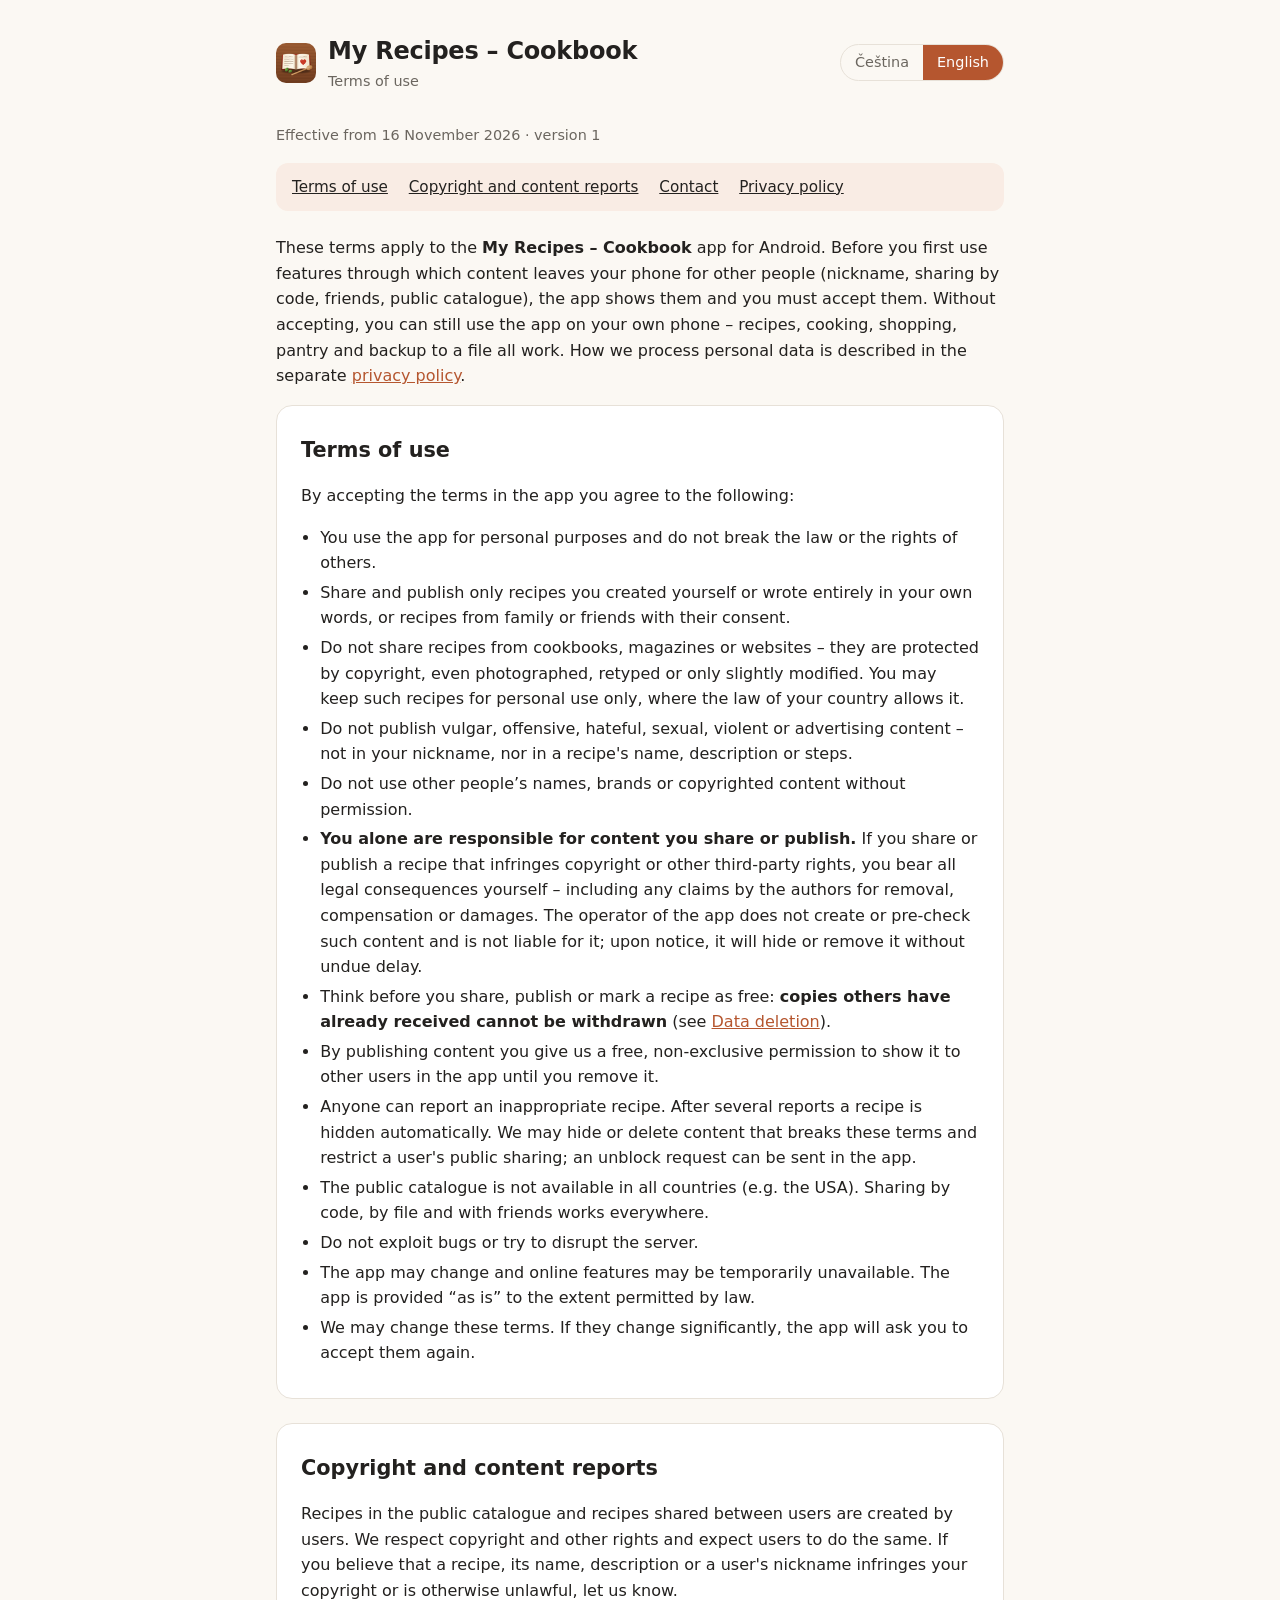
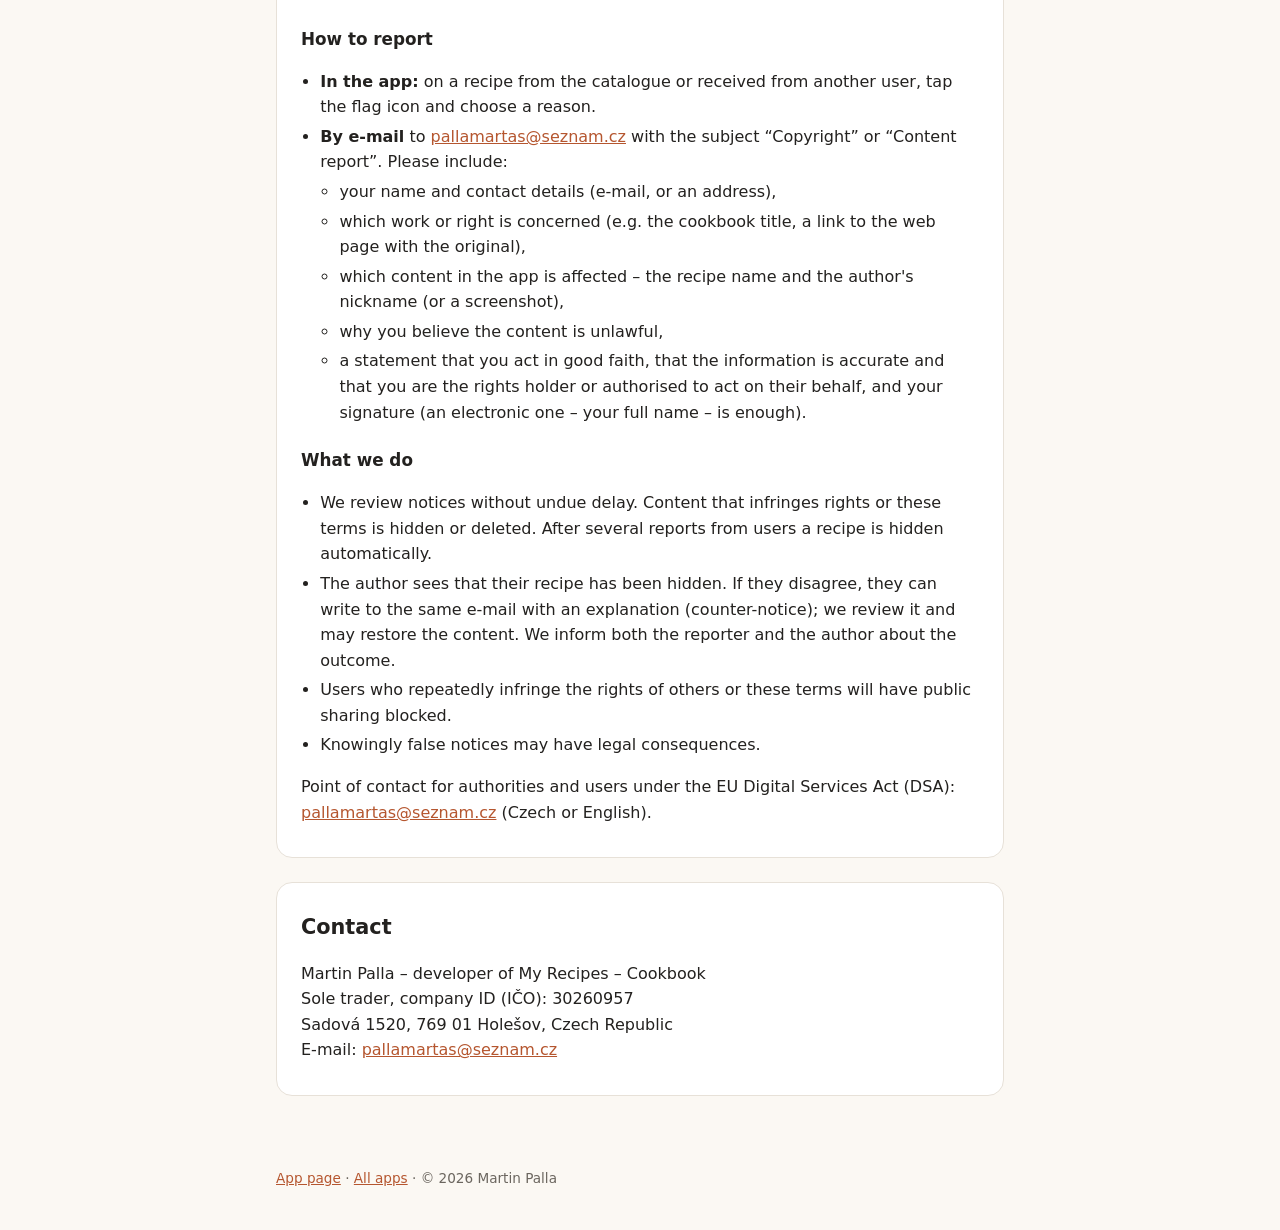
<file: kucharka/pravidla/index.html>
<!doctype html>
<html lang="cs">
<head>
<meta charset="utf-8">
<meta name="viewport" content="width=device-width, initial-scale=1">
<title>Moje recepty – kuchařka – pravidla používání</title>
<meta name="description" content="Pravidla používání aplikace Moje recepty – kuchařka. Terms of use of the My Recipes – Cookbook app.">
<link rel="icon" href="../../assets/img/kucharka/favicon.png">
<style>
  /* Barvy podle barevného ladění aplikace (Terakota); tmavý režim podle systému. */
  :root {
    --bg: #fbf8f3;
    --card: #ffffff;
    --text: #23211f;
    --muted: #6b665f;
    --line: #e7e1d8;
    --accent: #b5562f;
    --accent-soft: #f9ece4;
  }
  @media (prefers-color-scheme: dark) {
    :root {
      --bg: #17161a;
      --card: #201f24;
      --text: #ecebea;
      --muted: #a5a19b;
      --line: #34323a;
      --accent: #f0a27c;
      --accent-soft: #33261f;
    }
  }
  * { box-sizing: border-box; }
  html { scroll-behavior: smooth; }
  body {
    margin: 0;
    background: var(--bg);
    color: var(--text);
    font: 16px/1.6 system-ui, -apple-system, "Segoe UI", Roboto, sans-serif;
  }
  header {
    max-width: 760px;
    margin: 0 auto;
    padding: 32px 16px 8px;
    display: flex;
    gap: 16px;
    align-items: center;
    justify-content: space-between;
    flex-wrap: wrap;
  }
  .brand { display: flex; align-items: center; gap: 12px; }
  .logo { font-size: 40px; line-height: 1; }
  img.logo { width: 40px; height: 40px; border-radius: 10px; }
  .brand h1 { margin: 0; font-size: 1.5rem; letter-spacing: -0.01em; }
  .brand p { margin: 0; color: var(--muted); font-size: 0.9rem; }
  .lang { display: flex; border: 1px solid var(--line); border-radius: 999px; overflow: hidden; }
  .lang button {
    border: 0; background: transparent; color: var(--muted);
    padding: 6px 14px; font: inherit; font-size: 0.9rem; cursor: pointer;
  }
  .lang button[aria-pressed="true"] { background: var(--accent); color: #fff; }
  main { max-width: 760px; margin: 0 auto; padding: 8px 16px 48px; }
  nav.toc {
    background: var(--accent-soft);
    border-radius: 12px;
    padding: 12px 16px;
    margin: 16px 0 24px;
    font-size: 0.95rem;
  }
  nav.toc a { color: var(--text); margin-right: 16px; white-space: nowrap; }
  section.card {
    background: var(--card);
    border: 1px solid var(--line);
    border-radius: 16px;
    padding: 8px 24px 16px;
    margin-bottom: 24px;
  }
  h2 { font-size: 1.3rem; margin: 20px 0 4px; }
  h3 { font-size: 1.05rem; margin: 22px 0 4px; }
  p, li { color: var(--text); }
  ul { padding-left: 1.2em; }
  li { margin: 4px 0; }
  .muted { color: var(--muted); font-size: 0.9rem; }
  a { color: var(--accent); }
  table { width: 100%; border-collapse: collapse; font-size: 0.93rem; margin: 8px 0; }
  th, td { text-align: left; vertical-align: top; padding: 8px 6px; border-bottom: 1px solid var(--line); }
  th { color: var(--muted); font-weight: 600; }
  .scroll { overflow-x: auto; }
  footer { max-width: 760px; margin: 0 auto; padding: 0 16px 40px; color: var(--muted); font-size: 0.85rem; }
  body:not(.en) [lang="en"] { display: none; }
  body.en [lang="cs"] { display: none; }
  @media (max-width: 520px) { section.card { padding: 4px 16px 12px; } }
</style>
</head>
<body>
<header>
  <div class="brand">
    <img class="logo" src="../../assets/img/kucharka/favicon.png" alt="" width="40" height="40">
    <div>
      <h1 lang="cs">Moje recepty – kuchařka</h1>
      <h1 lang="en">My Recipes – Cookbook</h1>
      <p lang="cs">Pravidla používání</p>
      <p lang="en">Terms of use</p>
    </div>
  </div>
  <div class="lang" role="group" aria-label="Jazyk / Language">
    <button type="button" data-lang="cs" aria-pressed="true">Čeština</button>
    <button type="button" data-lang="en" aria-pressed="false">English</button>
  </div>
</header>

<main>

<!-- ============================ ČESKY ============================ -->
<div lang="cs">
  <p class="muted">Platné od 16. 11. 2026 · verze 1</p>
  <nav class="toc">
    <a href="#pravidla">Pravidla používání</a>
    <a href="#autorska-prava">Autorská práva a nahlášení obsahu</a>
    <a href="#kontakt">Kontakt</a>
    <a href="https://martasecek-dotcom.github.io/privacy-policy-moje-recepty-kucharka/?lang=cs">Zásady ochrany soukromí</a>
  </nav>

  <p>Tato pravidla platí pro aplikaci <strong>Moje recepty – kuchařka</strong> pro Android. Před prvním použitím funkcí, kterými obsah odchází z vašeho telefonu k ostatním (přezdívka, sdílení kódem, přátelé, veřejný katalog), je aplikace zobrazí a vy je musíte přijmout. Bez souhlasu můžete aplikaci dál používat jen ve svém telefonu – recepty, vaření, nákup, spíž i záloha do souboru fungují. Jak zpracováváme osobní údaje, popisují samostatné <a href="https://martasecek-dotcom.github.io/privacy-policy-moje-recepty-kucharka/?lang=cs">zásady ochrany soukromí</a>.</p>

  <section class="card" id="pravidla">
    <h2>Pravidla používání</h2>
    <p>Přijetím pravidel v aplikaci souhlasíte s následujícím:</p>
    <ul>
      <li>Aplikaci používáte pro osobní potřebu a neporušujete zákony ani práva ostatních.</li>
      <li>Sdílejte a zveřejňujte jen recepty, které jste sami vymysleli nebo celé napsali vlastními slovy, nebo recepty od rodiny či přátel s jejich souhlasem.</li>
      <li>Nesdílejte recepty z kuchařek, časopisů ani webových stránek – jsou chráněné autorským právem, a to ani vyfocené, přepsané nebo jen mírně upravené. Takové recepty si můžete ukládat jen pro osobní potřebu, pokud to dovoluje právo vaší země.</li>
      <li>Nezveřejňujte sprostý, urážlivý, nenávistný, sexuální, násilný ani reklamní obsah – ani v přezdívce, názvu, popisu či postupu receptu.</li>
      <li>Nepoužívejte cizí jména, značky ani obsah chráněný autorským právem bez svolení.</li>
      <li><strong>Za obsah, který sdílíte nebo zveřejníte, odpovídáte výhradně vy.</strong> Pokud nasdílíte nebo zveřejníte recept, který porušuje autorská práva nebo jiná práva třetích osob, nesete veškeré právní následky sami – včetně případných nároků autorů na odstranění, odškodnění nebo náhradu škody. Provozovatel aplikace takový obsah nevytváří ani předem nekontroluje a za něj neodpovídá; po upozornění ho bez zbytečného odkladu skryje nebo odstraní.</li>
      <li>Než recept nasdílíte, zveřejníte nebo označíte jako volný, zvažte to: <strong>kopie, které už ostatní dostali, nejde vzít zpět</strong> (viz <a href="https://martasecek-dotcom.github.io/privacy-policy-moje-recepty-kucharka/#smazani">Smazání dat</a>).</li>
      <li>Zveřejněním nám dáváte bezplatné, nevýhradní svolení tento obsah v aplikaci zobrazovat ostatním uživatelům, dokud ho neodeberete.</li>
      <li>Nevhodný recept může kdokoli nahlásit. Po několika nahlášeních se recept automaticky skryje. Obsah, který porušuje pravidla, můžeme skrýt nebo smazat a uživateli můžeme omezit veřejné sdílení; o odblokování lze požádat v aplikaci.</li>
      <li>Veřejný katalog není dostupný ve všech zemích (např. v USA). Sdílení kódem, souborem a s přáteli funguje všude.</li>
      <li>Nezneužívejte chyby aplikace a nepokoušejte se narušit server.</li>
      <li>Aplikace se může měnit, online funkce mohou být dočasně nedostupné. Aplikaci poskytujeme „tak, jak je“, v rozsahu, jaký zákon dovoluje.</li>
      <li>Pravidla můžeme změnit. Při podstatné změně vás aplikace požádá o nový souhlas.</li>
    </ul>
  </section>

  <section class="card" id="autorska-prava">
    <h2>Autorská práva a nahlášení obsahu</h2>
    <p>Recepty ve veřejném katalogu a recepty sdílené mezi uživateli vytvářejí uživatelé. Respektujeme autorská a jiná práva a očekáváme to i od uživatelů. Pokud se domníváte, že recept, jeho název, popis nebo přezdívka uživatele porušuje vaše autorská práva nebo je jinak protiprávní, dejte nám vědět.</p>
    <h3>Jak nahlásit</h3>
    <ul>
      <li><strong>V aplikaci:</strong> u receptu z katalogu nebo přijatého od jiného uživatele klepněte na ikonu vlajky a vyberte důvod.</li>
      <li><strong>E-mailem</strong> na <a href="mailto:pallamartas@seznam.cz">pallamartas@seznam.cz</a> s předmětem „Autorská práva“ nebo „Nahlášení obsahu“. Uveďte prosím:
        <ul>
          <li>své jméno a kontakt (e-mail, případně adresu),</li>
          <li>o jaké dílo nebo právo jde (např. název kuchařky, odkaz na webovou stránku s originálem),</li>
          <li>který obsah v aplikaci je problémový – název receptu a přezdívku autora (případně snímek obrazovky),</li>
          <li>proč je obsah podle vás protiprávní,</li>
          <li>prohlášení, že jednáte v dobré víře, že údaje jsou pravdivé a že jste vlastníkem práv nebo jste oprávněni jednat jeho jménem, a svůj podpis (stačí elektronický – celé jméno).</li>
        </ul>
      </li>
    </ul>
    <h3>Co uděláme</h3>
    <ul>
      <li>Oznámení posoudíme bez zbytečného odkladu. Obsah, který porušuje práva nebo tato pravidla, skryjeme nebo smažeme. Po několika nahlášeních od uživatelů se recept skryje automaticky.</li>
      <li>Autor uvidí, že jeho recept byl skryt. Pokud nesouhlasí, může nám napsat na stejný e-mail s vysvětlením (protioznámení); jeho vyjádření posoudíme a případně obsah obnovíme. O výsledku informujeme toho, kdo obsah nahlásil, i autora.</li>
      <li>Uživatelům, kteří opakovaně porušují práva ostatních nebo tato pravidla, zablokujeme veřejné sdílení.</li>
      <li>Vědomě nepravdivá oznámení mohou mít právní následky.</li>
    </ul>
    <p>Kontaktní místo pro úřady a uživatele podle nařízení EU o digitálních službách (DSA): <a href="mailto:pallamartas@seznam.cz">pallamartas@seznam.cz</a> (česky nebo anglicky).</p>
  </section>

  <section class="card" id="kontakt">
    <h2>Kontakt</h2>
    <p>Martin Palla – vývojář aplikace Moje recepty – kuchařka<br>Podnikající fyzická osoba, IČO: 30260957<br>Sadová 1520, 769 01 Holešov, Česká republika<br>E-mail: <a href="mailto:pallamartas@seznam.cz">pallamartas@seznam.cz</a></p>
  </section>
</div>

<!-- ============================ ENGLISH ============================ -->
<div lang="en">
  <p class="muted">Effective from 16 November 2026 · version 1</p>
  <nav class="toc">
    <a href="#terms">Terms of use</a>
    <a href="#copyright">Copyright and content reports</a>
    <a href="#contact">Contact</a>
    <a href="https://martasecek-dotcom.github.io/privacy-policy-moje-recepty-kucharka/?lang=en">Privacy policy</a>
  </nav>

  <p>These terms apply to the <strong>My Recipes – Cookbook</strong> app for Android. Before you first use features through which content leaves your phone for other people (nickname, sharing by code, friends, public catalogue), the app shows them and you must accept them. Without accepting, you can still use the app on your own phone – recipes, cooking, shopping, pantry and backup to a file all work. How we process personal data is described in the separate <a href="https://martasecek-dotcom.github.io/privacy-policy-moje-recepty-kucharka/?lang=en">privacy policy</a>.</p>

  <section class="card" id="terms">
    <h2>Terms of use</h2>
    <p>By accepting the terms in the app you agree to the following:</p>
    <ul>
      <li>You use the app for personal purposes and do not break the law or the rights of others.</li>
      <li>Share and publish only recipes you created yourself or wrote entirely in your own words, or recipes from family or friends with their consent.</li>
      <li>Do not share recipes from cookbooks, magazines or websites – they are protected by copyright, even photographed, retyped or only slightly modified. You may keep such recipes for personal use only, where the law of your country allows it.</li>
      <li>Do not publish vulgar, offensive, hateful, sexual, violent or advertising content – not in your nickname, nor in a recipe's name, description or steps.</li>
      <li>Do not use other people’s names, brands or copyrighted content without permission.</li>
      <li><strong>You alone are responsible for content you share or publish.</strong> If you share or publish a recipe that infringes copyright or other third-party rights, you bear all legal consequences yourself – including any claims by the authors for removal, compensation or damages. The operator of the app does not create or pre-check such content and is not liable for it; upon notice, it will hide or remove it without undue delay.</li>
      <li>Think before you share, publish or mark a recipe as free: <strong>copies others have already received cannot be withdrawn</strong> (see <a href="https://martasecek-dotcom.github.io/privacy-policy-moje-recepty-kucharka/#delete">Data deletion</a>).</li>
      <li>By publishing content you give us a free, non-exclusive permission to show it to other users in the app until you remove it.</li>
      <li>Anyone can report an inappropriate recipe. After several reports a recipe is hidden automatically. We may hide or delete content that breaks these terms and restrict a user's public sharing; an unblock request can be sent in the app.</li>
      <li>The public catalogue is not available in all countries (e.g. the USA). Sharing by code, by file and with friends works everywhere.</li>
      <li>Do not exploit bugs or try to disrupt the server.</li>
      <li>The app may change and online features may be temporarily unavailable. The app is provided “as is” to the extent permitted by law.</li>
      <li>We may change these terms. If they change significantly, the app will ask you to accept them again.</li>
    </ul>
  </section>

  <section class="card" id="copyright">
    <h2>Copyright and content reports</h2>
    <p>Recipes in the public catalogue and recipes shared between users are created by users. We respect copyright and other rights and expect users to do the same. If you believe that a recipe, its name, description or a user's nickname infringes your copyright or is otherwise unlawful, let us know.</p>
    <h3>How to report</h3>
    <ul>
      <li><strong>In the app:</strong> on a recipe from the catalogue or received from another user, tap the flag icon and choose a reason.</li>
      <li><strong>By e-mail</strong> to <a href="mailto:pallamartas@seznam.cz">pallamartas@seznam.cz</a> with the subject “Copyright” or “Content report”. Please include:
        <ul>
          <li>your name and contact details (e-mail, or an address),</li>
          <li>which work or right is concerned (e.g. the cookbook title, a link to the web page with the original),</li>
          <li>which content in the app is affected – the recipe name and the author's nickname (or a screenshot),</li>
          <li>why you believe the content is unlawful,</li>
          <li>a statement that you act in good faith, that the information is accurate and that you are the rights holder or authorised to act on their behalf, and your signature (an electronic one – your full name – is enough).</li>
        </ul>
      </li>
    </ul>
    <h3>What we do</h3>
    <ul>
      <li>We review notices without undue delay. Content that infringes rights or these terms is hidden or deleted. After several reports from users a recipe is hidden automatically.</li>
      <li>The author sees that their recipe has been hidden. If they disagree, they can write to the same e-mail with an explanation (counter-notice); we review it and may restore the content. We inform both the reporter and the author about the outcome.</li>
      <li>Users who repeatedly infringe the rights of others or these terms will have public sharing blocked.</li>
      <li>Knowingly false notices may have legal consequences.</li>
    </ul>
    <p>Point of contact for authorities and users under the EU Digital Services Act (DSA): <a href="mailto:pallamartas@seznam.cz">pallamartas@seznam.cz</a> (Czech or English).</p>
  </section>

  <section class="card" id="contact">
    <h2>Contact</h2>
    <p>Martin Palla – developer of My Recipes – Cookbook<br>Sole trader, company ID (IČO): 30260957<br>Sadová 1520, 769 01 Holešov, Czech Republic<br>E-mail: <a href="mailto:pallamartas@seznam.cz">pallamartas@seznam.cz</a></p>
  </section>
</div>

</main>

<footer>
  <span lang="cs"><a href="../">Stránka aplikace</a> · <a href="../../">Všechny aplikace</a> · © 2026 Martin Palla</span>
  <span lang="en"><a href="../">App page</a> · <a href="../../">All apps</a> · © 2026 Martin Palla</span>
</footer>

<script>
  var enAnchors = ['terms', 'copyright', 'contact'];
  var csAnchors = ['pravidla', 'autorska-prava', 'kontakt'];

  function setLang(lang) {
    document.body.classList.toggle('en', lang === 'en');
    document.documentElement.lang = lang;
    document.title = lang === 'en'
      ? 'My Recipes – Cookbook – terms of use'
      : 'Moje recepty – kuchařka – pravidla používání';
    document.querySelectorAll('.lang button').forEach(function (b) {
      b.setAttribute('aria-pressed', String(b.dataset.lang === lang));
    });
    try { localStorage.setItem('lang', lang); } catch (e) {}
  }

  document.querySelectorAll('.lang button').forEach(function (b) {
    b.addEventListener('click', function () { setLang(b.dataset.lang); });
  });

  // Jazyk: ?lang=en / #terms… → angličtina, #pravidla… → čeština,
  // jinak dřívější volba, jinak jazyk prohlížeče.
  var q = new URLSearchParams(location.search).get('lang');
  var hash = location.hash.replace('#', '');
  var saved = null;
  try { saved = localStorage.getItem('lang'); } catch (e) {}
  var lang = q === 'en' || q === 'cs' ? q
    : enAnchors.indexOf(hash) >= 0 ? 'en'
    : csAnchors.indexOf(hash) >= 0 ? 'cs'
    : saved || ((navigator.language || 'cs').toLowerCase().indexOf('cs') === 0 ? 'cs' : 'en');
  setLang(lang);
  if (hash) { var t = document.getElementById(hash); if (t) t.scrollIntoView(); }
</script>
</body>
</html>
</file>
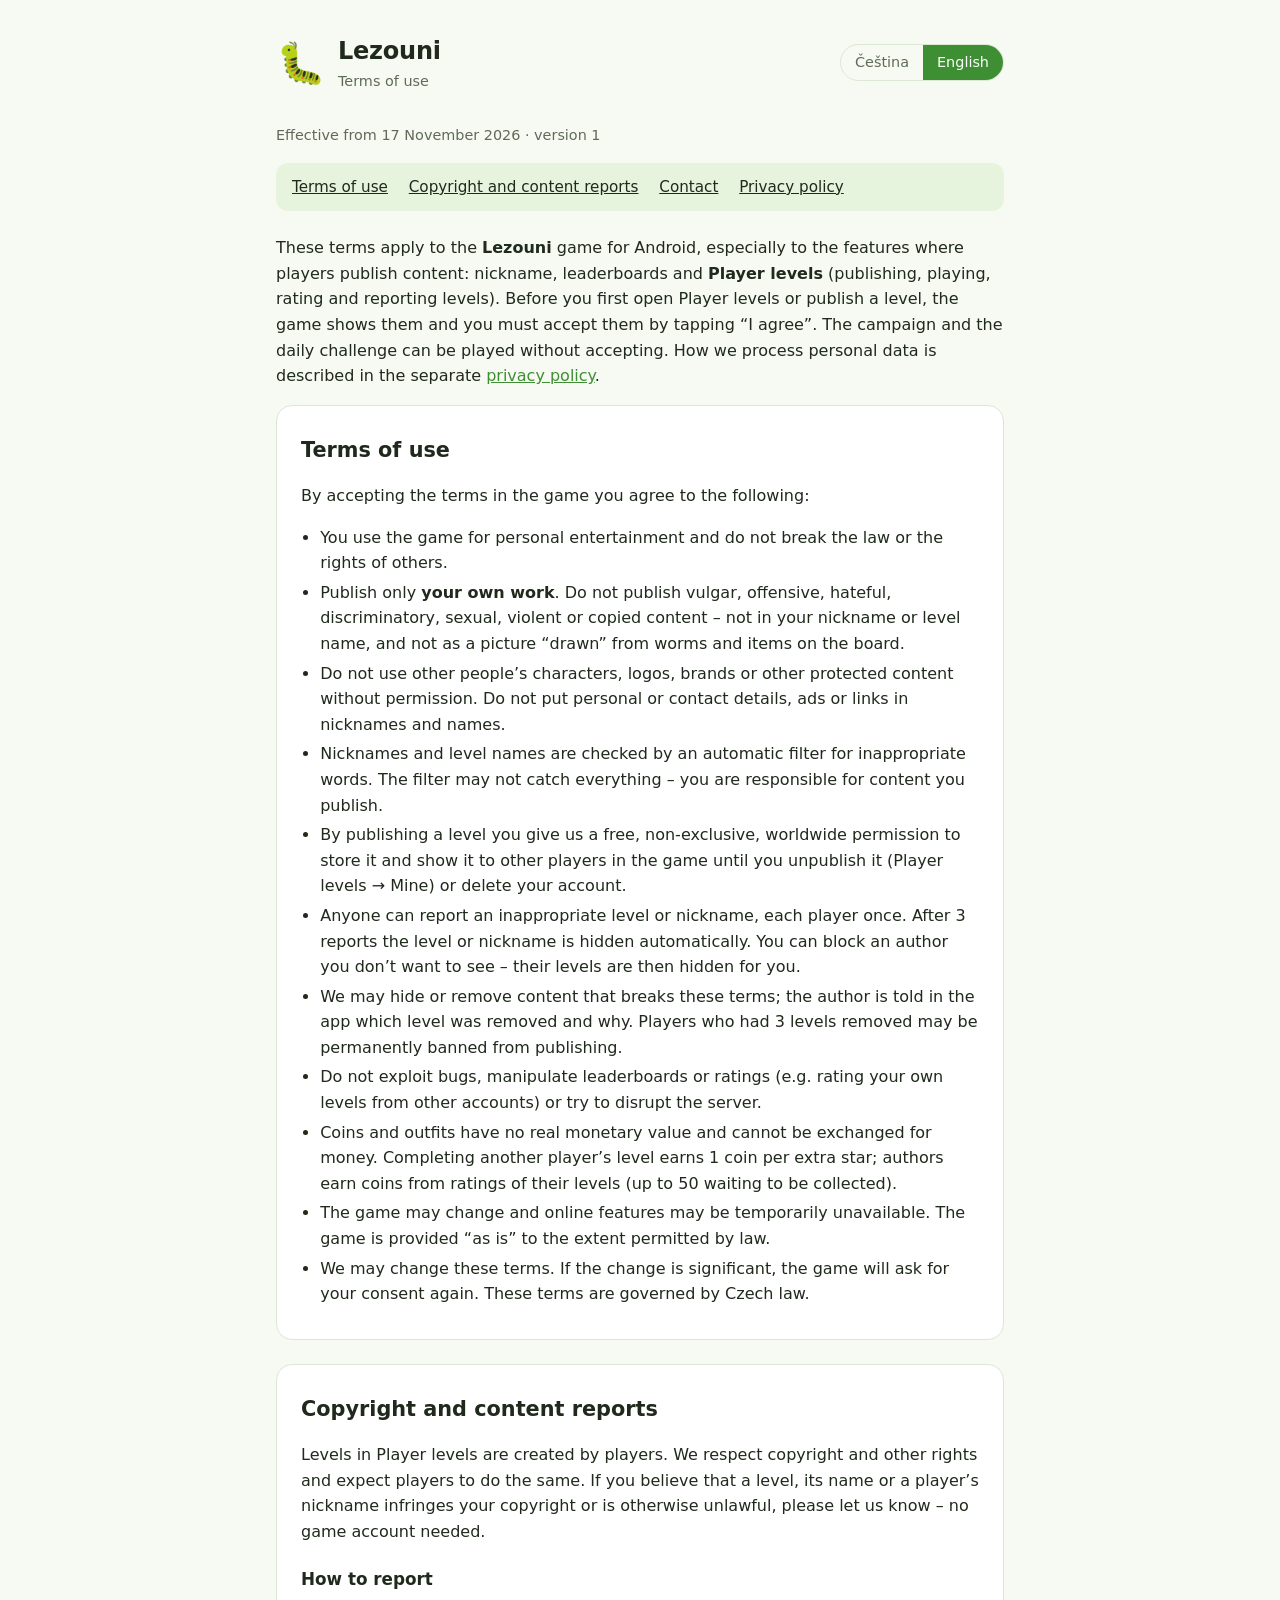
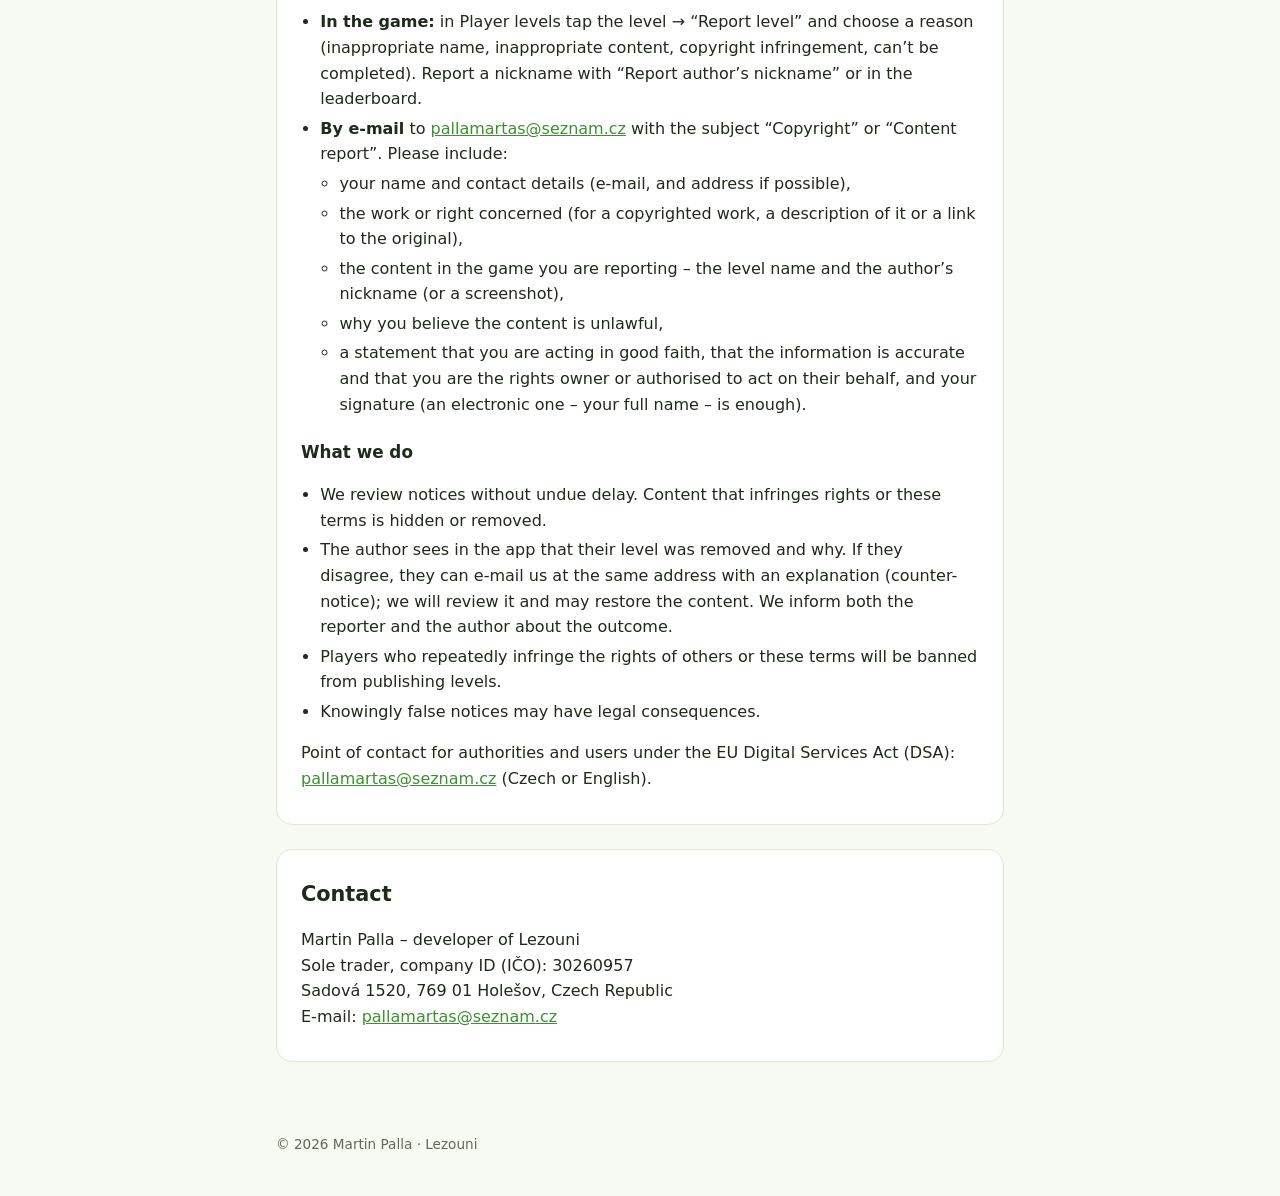
<file: lezouni/pravidla/index.html>
<!doctype html>
<!-- Lezouni – Lezouni – pravidla používání. Stejný vzhled jako stránky ostatních aplikací (Mood Swing), jen zelená barva. -->
<html lang="cs">
<head>
<meta charset="utf-8">
<meta name="viewport" content="width=device-width, initial-scale=1">
<title>Lezouni – pravidla používání</title>
<meta name="description" content="Pravidla používání hry Lezouni. Terms of use of the Lezouni game.">
<style>
  :root {
    --bg: #f6faf2;
    --card: #ffffff;
    --text: #1f2a1c;
    --muted: #5f6b58;
    --line: #dde8d4;
    --accent: #3e8f33;
    --accent-soft: #e6f3dd;
  }
  @media (prefers-color-scheme: dark) {
    :root {
      --bg: #141a13;
      --card: #1c241a;
      --text: #e8efe4;
      --muted: #a3b09b;
      --line: #2f3b2b;
      --accent: #84d474;
      --accent-soft: #223020;
    }
  }
  * { box-sizing: border-box; }
  html { scroll-behavior: smooth; }
  body {
    margin: 0;
    background: var(--bg);
    color: var(--text);
    font: 16px/1.6 system-ui, -apple-system, "Segoe UI", Roboto, sans-serif;
  }
  header {
    max-width: 760px;
    margin: 0 auto;
    padding: 32px 16px 8px;
    display: flex;
    gap: 16px;
    align-items: center;
    justify-content: space-between;
    flex-wrap: wrap;
  }
  .brand { display: flex; align-items: center; gap: 12px; }
  .logo { font-size: 40px; line-height: 1; }
  .brand h1 { margin: 0; font-size: 1.5rem; letter-spacing: -0.01em; }
  .brand p { margin: 0; color: var(--muted); font-size: 0.9rem; }
  .lang { display: flex; border: 1px solid var(--line); border-radius: 999px; overflow: hidden; }
  .lang button {
    border: 0; background: transparent; color: var(--muted);
    padding: 6px 14px; font: inherit; font-size: 0.9rem; cursor: pointer;
  }
  .lang button[aria-pressed="true"] { background: var(--accent); color: #fff; }
  main { max-width: 760px; margin: 0 auto; padding: 8px 16px 48px; }
  nav.toc {
    background: var(--accent-soft);
    border-radius: 12px;
    padding: 12px 16px;
    margin: 16px 0 24px;
    font-size: 0.95rem;
  }
  nav.toc a { color: var(--text); margin-right: 16px; white-space: nowrap; }
  section.card {
    background: var(--card);
    border: 1px solid var(--line);
    border-radius: 16px;
    padding: 8px 24px 16px;
    margin-bottom: 24px;
  }
  h2 { font-size: 1.3rem; margin: 20px 0 4px; }
  h3 { font-size: 1.05rem; margin: 22px 0 4px; }
  p, li { color: var(--text); }
  ul { padding-left: 1.2em; }
  li { margin: 4px 0; }
  .muted { color: var(--muted); font-size: 0.9rem; }
  a { color: var(--accent); }
  table { width: 100%; border-collapse: collapse; font-size: 0.93rem; margin: 8px 0; }
  th, td { text-align: left; vertical-align: top; padding: 8px 6px; border-bottom: 1px solid var(--line); }
  th { color: var(--muted); font-weight: 600; }
  .scroll { overflow-x: auto; }
  footer { max-width: 760px; margin: 0 auto; padding: 0 16px 40px; color: var(--muted); font-size: 0.85rem; }
  body:not(.en) [lang="en"] { display: none; }
  body.en [lang="cs"] { display: none; }
  @media (max-width: 520px) { section.card { padding: 4px 16px 12px; } }
</style>
</head>
<body>
<header>
  <div class="brand">
    <div class="logo" aria-hidden="true">🐛</div>
    <div>
      <h1>Lezouni</h1>
      <p lang="cs">Pravidla používání</p>
      <p lang="en">Terms of use</p>
    </div>
  </div>
  <div class="lang" role="group" aria-label="Jazyk / Language">
    <button type="button" data-lang="cs" aria-pressed="true">Čeština</button>
    <button type="button" data-lang="en" aria-pressed="false">English</button>
  </div>
</header>

<main>

<!-- ============================ ČESKY ============================ -->
<div lang="cs">
  <p class="muted">Platné od 17. 11. 2026 · verze 1</p>
  <nav class="toc">
    <a href="#pravidla">Pravidla používání</a>
    <a href="#autorska-prava">Autorská práva a nahlášení obsahu</a>
    <a href="#kontakt">Kontakt</a>
    <a href="https://martasecek-dotcom.github.io/privacy-policy-lezouni/?lang=cs">Zásady ochrany soukromí</a>
  </nav>

  <p>Tato pravidla platí pro hru <strong>Lezouni</strong> pro Android, zejména pro funkce, ve kterých hráči zveřejňují obsah: přezdívka, žebříčky a <strong>Levely hráčů</strong> (zveřejňování, hraní, hodnocení a nahlašování levelů). Před prvním otevřením Levelů hráčů nebo před prvním zveřejněním levelu je hra zobrazí a vy je musíte přijmout tlačítkem „Souhlasím“. Kampaň a denní výzvu lze hrát i bez souhlasu. Jak zpracováváme osobní údaje, popisují samostatné <a href="https://martasecek-dotcom.github.io/privacy-policy-lezouni/?lang=cs">zásady ochrany soukromí</a>.</p>

  <section class="card" id="pravidla">
    <h2>Pravidla používání</h2>
    <p>Přijetím pravidel ve hře souhlasíte s následujícím:</p>
    <ul>
      <li>Hru používáte pro osobní zábavu a neporušujete zákony ani práva ostatních.</li>
      <li>Zveřejňujte jen <strong>vlastní tvorbu</strong>. Nezveřejňujte sprostý, urážlivý, nenávistný, diskriminační, sexuální, násilný ani zkopírovaný obsah – ani v přezdívce nebo názvu levelu, ani jako obrázek „nakreslený“ z červíků a prvků na ploše.</li>
      <li>Nepoužívejte cizí postavičky, loga, značky ani jiný obsah chráněný právem bez svolení. Do přezdívek a názvů nepište osobní ani kontaktní údaje, reklamu ani odkazy.</li>
      <li>Přezdívky a názvy levelů procházejí automatickým filtrem nevhodných slov. Filtr nemusí zachytit vše – za obsah, který zveřejníte, odpovídáte vy.</li>
      <li>Zveřejněním levelu nám dáváte bezplatné, nevýhradní, celosvětové svolení level ve hře uchovávat a zobrazovat ostatním hráčům, dokud ho nestáhnete ze zveřejnění (Levely hráčů → Moje) nebo nesmažete účet.</li>
      <li>Nevhodný level nebo přezdívku může kdokoli nahlásit, každý hráč jednou. Po 3 nahlášeních se level nebo přezdívka automaticky skryje. Autora, který vám vadí, si můžete zablokovat – jeho levely pak neuvidíte vy.</li>
      <li>Obsah, který porušuje pravidla, můžeme skrýt nebo odstranit; autor se v aplikaci dozví, který level byl odstraněn a proč. Hráči, kterému byly odstraněny 3 levely, můžeme zveřejňování trvale zakázat.</li>
      <li>Nezneužívejte chyby hry, nemanipulujte se žebříčky ani hodnocením (např. hodnocení vlastních levelů z dalších účtů) a nepokoušejte se narušit server.</li>
      <li>Mince a oblečky ve hře nemají skutečnou peněžní hodnotu a nelze je směnit za peníze. Za dohrání cizího levelu získáte 1 minci za každou hvězdičku navíc; autor získává mince podle hodnocení svých levelů (nejvýš 50 čekajících na výběr).</li>
      <li>Hra se může měnit, online funkce mohou být dočasně nedostupné. Hru poskytujeme „tak, jak je“, v rozsahu, jaký zákon dovoluje.</li>
      <li>Pravidla můžeme změnit. Při podstatné změně vás hra požádá o nový souhlas. Pravidla se řídí právem České republiky.</li>
    </ul>
  </section>

  <section class="card" id="autorska-prava">
    <h2>Autorská práva a nahlášení obsahu</h2>
    <p>Levely v Levelech hráčů vytvářejí hráči. Respektujeme autorská a jiná práva a očekáváme to i od hráčů. Pokud se domníváte, že level, jeho název nebo přezdívka hráče porušuje vaše autorská práva nebo je jinak protiprávní, dejte nám vědět – i bez účtu ve hře.</p>
    <h3>Jak nahlásit</h3>
    <ul>
      <li><strong>Ve hře:</strong> v Levelech hráčů ťukněte na level → „Nahlásit level“ a vyberte důvod (nevhodný název, nevhodný obsah, porušuje autorská práva, nejde dohrát). Přezdívku nahlásíte volbou „Nahlásit přezdívku autora“ nebo v žebříčku.</li>
      <li><strong>E-mailem</strong> na <a href="mailto:pallamartas@seznam.cz">pallamartas@seznam.cz</a> s předmětem „Autorská práva“ nebo „Nahlášení obsahu“. Uveďte prosím:
        <ul>
          <li>své jméno a kontakt (e-mail, případně adresu),</li>
          <li>o jaké dílo nebo právo jde (u autorského díla jeho popis nebo odkaz na originál),</li>
          <li>který obsah ve hře je problémový – název levelu a přezdívku autora (případně snímek obrazovky),</li>
          <li>proč je obsah podle vás protiprávní,</li>
          <li>prohlášení, že jednáte v dobré víře, že údaje jsou pravdivé a že jste vlastníkem práv nebo jste oprávněni jednat jeho jménem, a svůj podpis (stačí elektronický – celé jméno).</li>
        </ul>
      </li>
    </ul>
    <h3>Co uděláme</h3>
    <ul>
      <li>Oznámení posoudíme bez zbytečného odkladu. Obsah, který porušuje práva nebo tato pravidla, skryjeme nebo odstraníme.</li>
      <li>Autor v aplikaci uvidí, že jeho level byl odstraněn, a důvod. Pokud nesouhlasí, může nám napsat na stejný e-mail s vysvětlením (protioznámení); jeho vyjádření posoudíme a případně obsah obnovíme. O výsledku informujeme toho, kdo obsah nahlásil, i autora.</li>
      <li>Hráčům, kteří opakovaně porušují práva ostatních nebo tato pravidla, zakážeme zveřejňování levelů.</li>
      <li>Vědomě nepravdivá oznámení mohou mít právní následky.</li>
    </ul>
    <p>Kontaktní místo pro úřady a uživatele podle nařízení EU o digitálních službách (DSA): <a href="mailto:pallamartas@seznam.cz">pallamartas@seznam.cz</a> (česky nebo anglicky).</p>
  </section>

  <section class="card" id="kontakt">
    <h2>Kontakt</h2>
    <p>Martin Palla – vývojář hry Lezouni<br>Podnikající fyzická osoba, IČO: 30260957<br>Sadová 1520, 769 01 Holešov, Česká republika<br>E-mail: <a href="mailto:pallamartas@seznam.cz">pallamartas@seznam.cz</a></p>
  </section>
</div>

<!-- ============================ ENGLISH ============================ -->
<div lang="en">
  <p class="muted">Effective from 17 November 2026 · version 1</p>
  <nav class="toc">
    <a href="#terms">Terms of use</a>
    <a href="#copyright">Copyright and content reports</a>
    <a href="#contact">Contact</a>
    <a href="https://martasecek-dotcom.github.io/privacy-policy-lezouni/?lang=en">Privacy policy</a>
  </nav>

  <p>These terms apply to the <strong>Lezouni</strong> game for Android, especially to the features where players publish content: nickname, leaderboards and <strong>Player levels</strong> (publishing, playing, rating and reporting levels). Before you first open Player levels or publish a level, the game shows them and you must accept them by tapping “I agree”. The campaign and the daily challenge can be played without accepting. How we process personal data is described in the separate <a href="https://martasecek-dotcom.github.io/privacy-policy-lezouni/?lang=en">privacy policy</a>.</p>

  <section class="card" id="terms">
    <h2>Terms of use</h2>
    <p>By accepting the terms in the game you agree to the following:</p>
    <ul>
      <li>You use the game for personal entertainment and do not break the law or the rights of others.</li>
      <li>Publish only <strong>your own work</strong>. Do not publish vulgar, offensive, hateful, discriminatory, sexual, violent or copied content – not in your nickname or level name, and not as a picture “drawn” from worms and items on the board.</li>
      <li>Do not use other people’s characters, logos, brands or other protected content without permission. Do not put personal or contact details, ads or links in nicknames and names.</li>
      <li>Nicknames and level names are checked by an automatic filter for inappropriate words. The filter may not catch everything – you are responsible for content you publish.</li>
      <li>By publishing a level you give us a free, non-exclusive, worldwide permission to store it and show it to other players in the game until you unpublish it (Player levels → Mine) or delete your account.</li>
      <li>Anyone can report an inappropriate level or nickname, each player once. After 3 reports the level or nickname is hidden automatically. You can block an author you don’t want to see – their levels are then hidden for you.</li>
      <li>We may hide or remove content that breaks these terms; the author is told in the app which level was removed and why. Players who had 3 levels removed may be permanently banned from publishing.</li>
      <li>Do not exploit bugs, manipulate leaderboards or ratings (e.g. rating your own levels from other accounts) or try to disrupt the server.</li>
      <li>Coins and outfits have no real monetary value and cannot be exchanged for money. Completing another player’s level earns 1 coin per extra star; authors earn coins from ratings of their levels (up to 50 waiting to be collected).</li>
      <li>The game may change and online features may be temporarily unavailable. The game is provided “as is” to the extent permitted by law.</li>
      <li>We may change these terms. If the change is significant, the game will ask for your consent again. These terms are governed by Czech law.</li>
    </ul>
  </section>

  <section class="card" id="copyright">
    <h2>Copyright and content reports</h2>
    <p>Levels in Player levels are created by players. We respect copyright and other rights and expect players to do the same. If you believe that a level, its name or a player’s nickname infringes your copyright or is otherwise unlawful, please let us know – no game account needed.</p>
    <h3>How to report</h3>
    <ul>
      <li><strong>In the game:</strong> in Player levels tap the level → “Report level” and choose a reason (inappropriate name, inappropriate content, copyright infringement, can’t be completed). Report a nickname with “Report author’s nickname” or in the leaderboard.</li>
      <li><strong>By e-mail</strong> to <a href="mailto:pallamartas@seznam.cz">pallamartas@seznam.cz</a> with the subject “Copyright” or “Content report”. Please include:
        <ul>
          <li>your name and contact details (e-mail, and address if possible),</li>
          <li>the work or right concerned (for a copyrighted work, a description of it or a link to the original),</li>
          <li>the content in the game you are reporting – the level name and the author’s nickname (or a screenshot),</li>
          <li>why you believe the content is unlawful,</li>
          <li>a statement that you are acting in good faith, that the information is accurate and that you are the rights owner or authorised to act on their behalf, and your signature (an electronic one – your full name – is enough).</li>
        </ul>
      </li>
    </ul>
    <h3>What we do</h3>
    <ul>
      <li>We review notices without undue delay. Content that infringes rights or these terms is hidden or removed.</li>
      <li>The author sees in the app that their level was removed and why. If they disagree, they can e-mail us at the same address with an explanation (counter-notice); we will review it and may restore the content. We inform both the reporter and the author about the outcome.</li>
      <li>Players who repeatedly infringe the rights of others or these terms will be banned from publishing levels.</li>
      <li>Knowingly false notices may have legal consequences.</li>
    </ul>
    <p>Point of contact for authorities and users under the EU Digital Services Act (DSA): <a href="mailto:pallamartas@seznam.cz">pallamartas@seznam.cz</a> (Czech or English).</p>
  </section>

  <section class="card" id="contact">
    <h2>Contact</h2>
    <p>Martin Palla – developer of Lezouni<br>Sole trader, company ID (IČO): 30260957<br>Sadová 1520, 769 01 Holešov, Czech Republic<br>E-mail: <a href="mailto:pallamartas@seznam.cz">pallamartas@seznam.cz</a></p>
  </section>
</div>

</main>

<footer>
  <span lang="cs">© 2026 Martin Palla · Lezouni</span>
  <span lang="en">© 2026 Martin Palla · Lezouni</span>
</footer>

<script>
  var enAnchors = ['terms', 'copyright', 'contact'];
  var csAnchors = ['pravidla', 'autorska-prava', 'kontakt'];

  function setLang(lang) {
    document.body.classList.toggle('en', lang === 'en');
    document.documentElement.lang = lang;
    document.title = lang === 'en' ? 'Lezouni – terms of use' : 'Lezouni – pravidla používání';
    document.querySelectorAll('.lang button').forEach(function (b) {
      b.setAttribute('aria-pressed', String(b.dataset.lang === lang));
    });
    try { localStorage.setItem('lang', lang); } catch (e) {}
  }

  document.querySelectorAll('.lang button').forEach(function (b) {
    b.addEventListener('click', function () { setLang(b.dataset.lang); });
  });

  // Jazyk: ?lang=en / anglická kotva → angličtina, česká kotva → čeština,
  // jinak dřívější volba, jinak jazyk prohlížeče.
  var q = new URLSearchParams(location.search).get('lang');
  var hash = location.hash.replace('#', '');
  var saved = null;
  try { saved = localStorage.getItem('lang'); } catch (e) {}
  var lang = q === 'en' || q === 'cs' ? q
    : enAnchors.indexOf(hash) >= 0 ? 'en'
    : csAnchors.indexOf(hash) >= 0 ? 'cs'
    : saved || ((navigator.language || 'cs').toLowerCase().indexOf('cs') === 0 ? 'cs' : 'en');
  setLang(lang);
  if (hash) { var t = document.getElementById(hash); if (t) t.scrollIntoView(); }
</script>
</body>
</html>
</file>
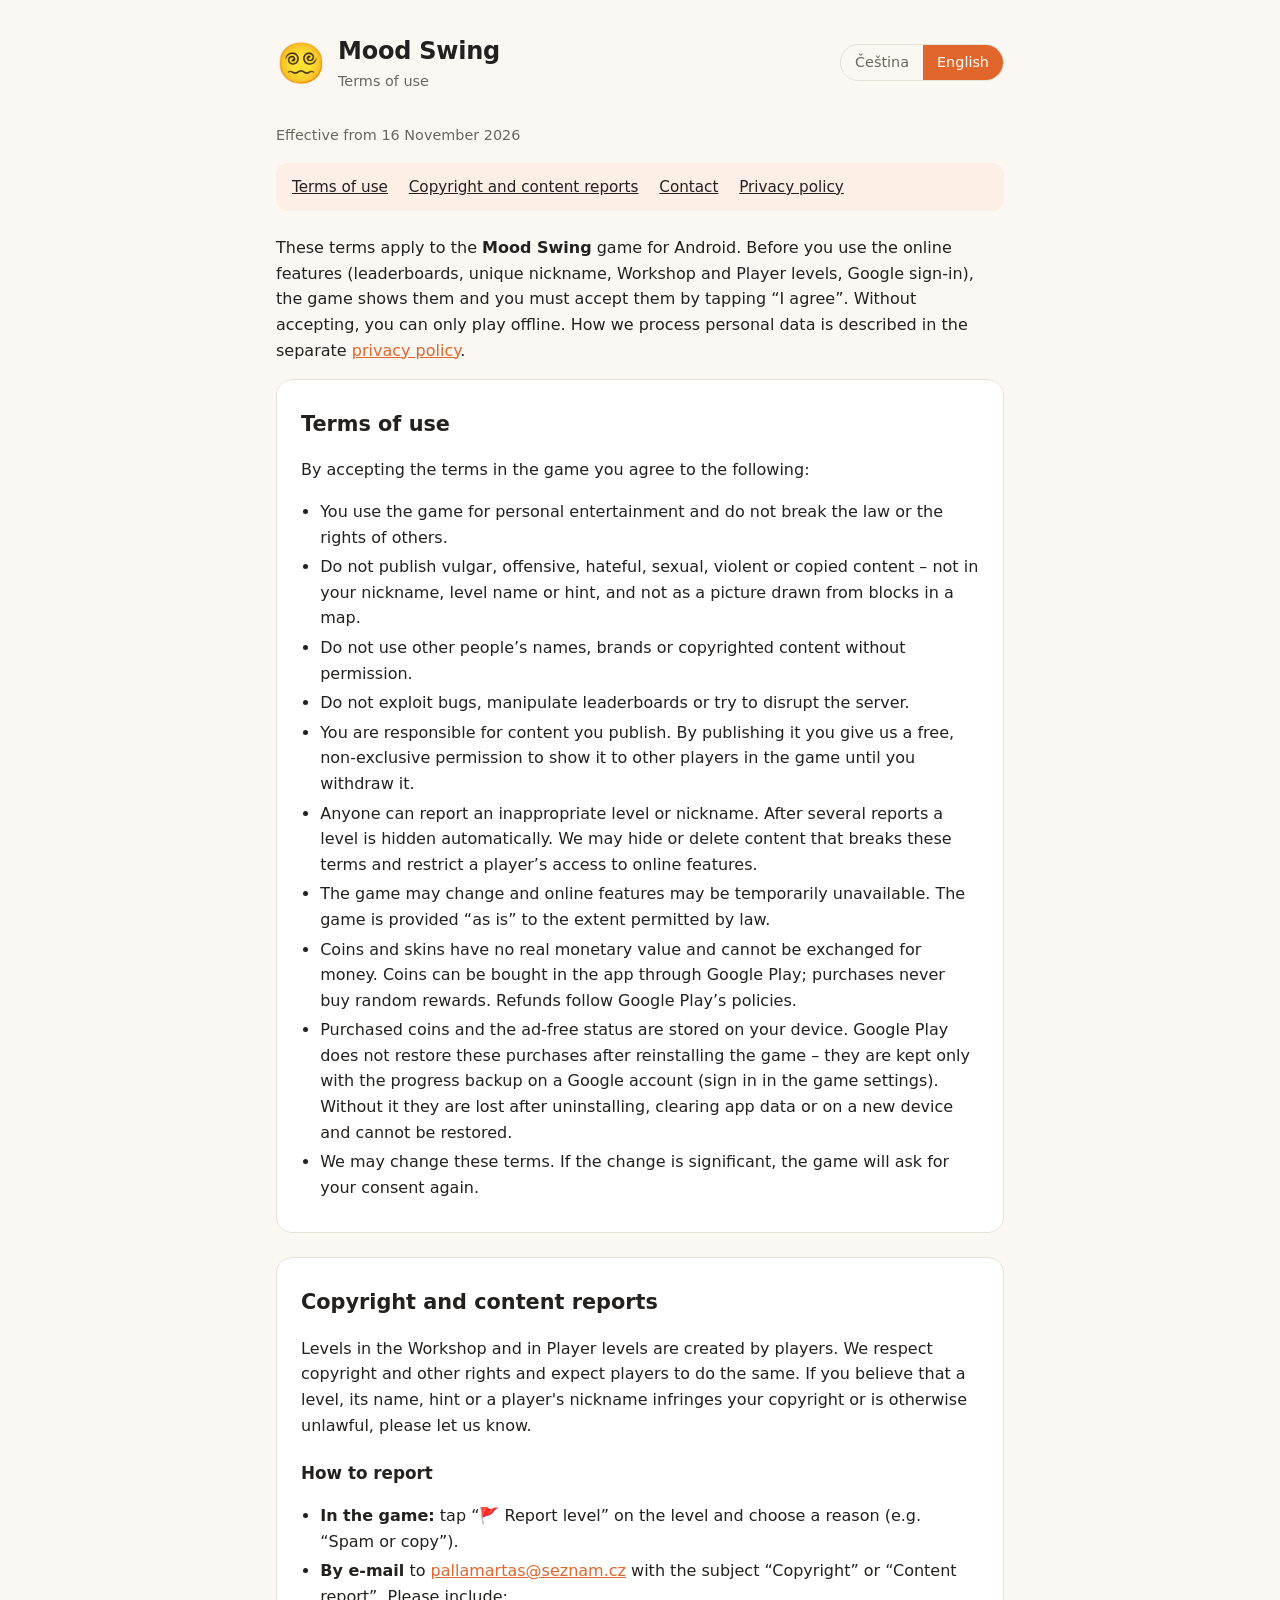
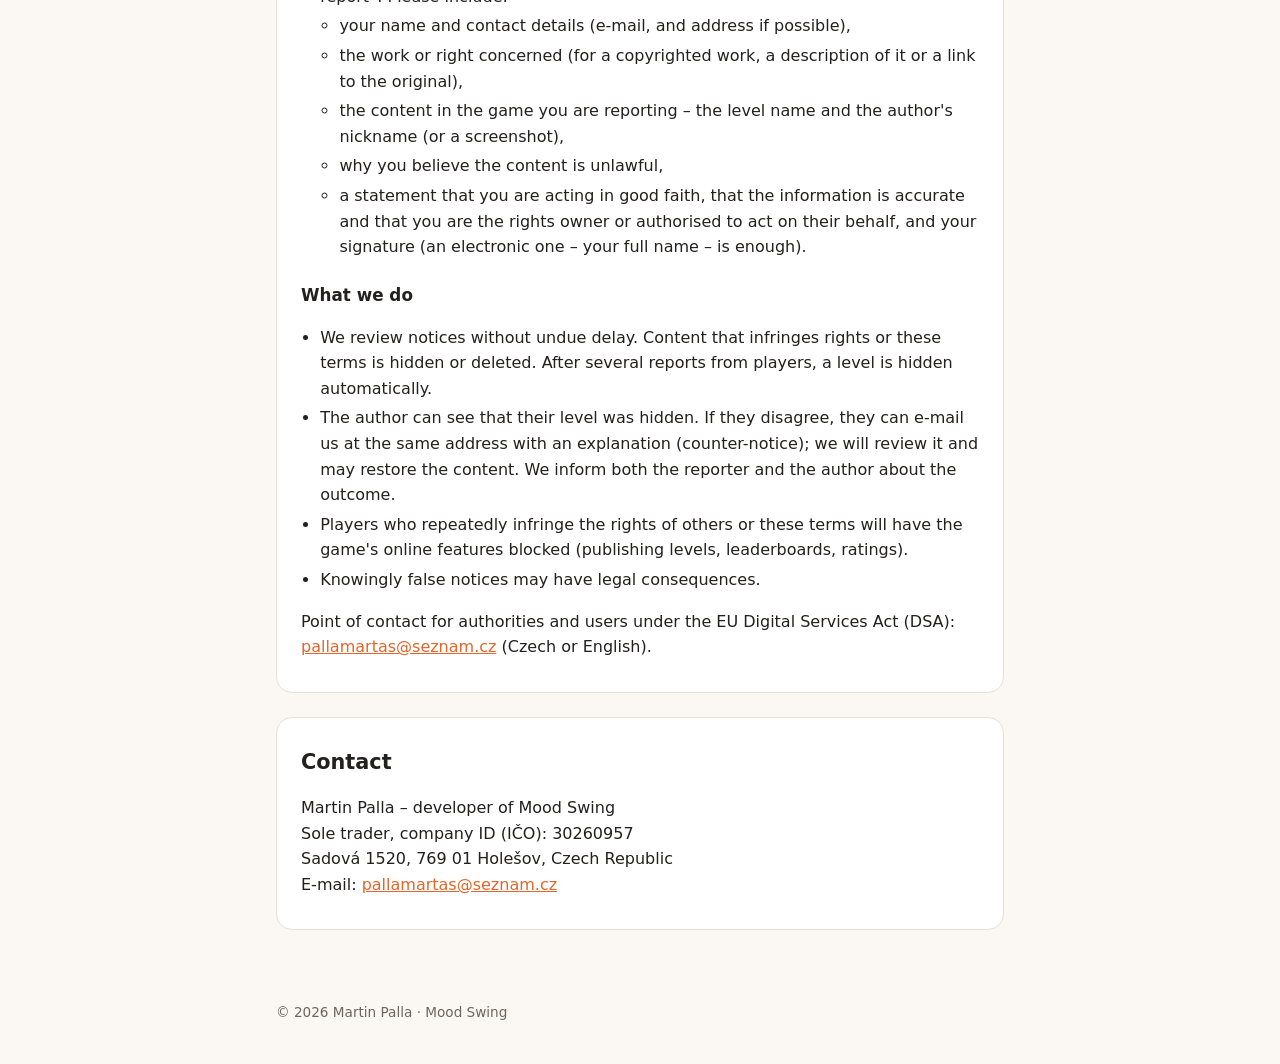
<file: moodswing/pravidla/index.html>
<!doctype html>
<html lang="cs">
<head>
<meta charset="utf-8">
<meta name="viewport" content="width=device-width, initial-scale=1">
<title>Mood Swing – pravidla používání</title>
<meta name="description" content="Pravidla používání hry Mood Swing. Terms of use of the Mood Swing game.">
<style>
  :root {
    --bg: #fbf8f3;
    --card: #ffffff;
    --text: #23211f;
    --muted: #6b665f;
    --line: #e7e1d8;
    --accent: #e0662c;
    --accent-soft: #fdeee6;
  }
  @media (prefers-color-scheme: dark) {
    :root {
      --bg: #17161a;
      --card: #201f24;
      --text: #ecebea;
      --muted: #a5a19b;
      --line: #34323a;
      --accent: #ff9a62;
      --accent-soft: #33261f;
    }
  }
  * { box-sizing: border-box; }
  html { scroll-behavior: smooth; }
  body {
    margin: 0;
    background: var(--bg);
    color: var(--text);
    font: 16px/1.6 system-ui, -apple-system, "Segoe UI", Roboto, sans-serif;
  }
  header {
    max-width: 760px;
    margin: 0 auto;
    padding: 32px 16px 8px;
    display: flex;
    gap: 16px;
    align-items: center;
    justify-content: space-between;
    flex-wrap: wrap;
  }
  .brand { display: flex; align-items: center; gap: 12px; }
  .logo { font-size: 40px; line-height: 1; }
  .brand h1 { margin: 0; font-size: 1.5rem; letter-spacing: -0.01em; }
  .brand p { margin: 0; color: var(--muted); font-size: 0.9rem; }
  .lang { display: flex; border: 1px solid var(--line); border-radius: 999px; overflow: hidden; }
  .lang button {
    border: 0; background: transparent; color: var(--muted);
    padding: 6px 14px; font: inherit; font-size: 0.9rem; cursor: pointer;
  }
  .lang button[aria-pressed="true"] { background: var(--accent); color: #fff; }
  main { max-width: 760px; margin: 0 auto; padding: 8px 16px 48px; }
  nav.toc {
    background: var(--accent-soft);
    border-radius: 12px;
    padding: 12px 16px;
    margin: 16px 0 24px;
    font-size: 0.95rem;
  }
  nav.toc a { color: var(--text); margin-right: 16px; white-space: nowrap; }
  section.card {
    background: var(--card);
    border: 1px solid var(--line);
    border-radius: 16px;
    padding: 8px 24px 16px;
    margin-bottom: 24px;
  }
  h2 { font-size: 1.3rem; margin: 20px 0 4px; }
  h3 { font-size: 1.05rem; margin: 22px 0 4px; }
  p, li { color: var(--text); }
  ul { padding-left: 1.2em; }
  li { margin: 4px 0; }
  .muted { color: var(--muted); font-size: 0.9rem; }
  a { color: var(--accent); }
  table { width: 100%; border-collapse: collapse; font-size: 0.93rem; margin: 8px 0; }
  th, td { text-align: left; vertical-align: top; padding: 8px 6px; border-bottom: 1px solid var(--line); }
  th { color: var(--muted); font-weight: 600; }
  .scroll { overflow-x: auto; }
  footer { max-width: 760px; margin: 0 auto; padding: 0 16px 40px; color: var(--muted); font-size: 0.85rem; }
  body:not(.en) [lang="en"] { display: none; }
  body.en [lang="cs"] { display: none; }
  @media (max-width: 520px) { section.card { padding: 4px 16px 12px; } }
</style>
</head>
<body>
<header>
  <div class="brand">
    <div class="logo" aria-hidden="true">😵‍💫</div>
    <div>
      <h1>Mood Swing</h1>
      <p lang="cs">Pravidla používání</p>
      <p lang="en">Terms of use</p>
    </div>
  </div>
  <div class="lang" role="group" aria-label="Jazyk / Language">
    <button type="button" data-lang="cs" aria-pressed="true">Čeština</button>
    <button type="button" data-lang="en" aria-pressed="false">English</button>
  </div>
</header>

<main>

<!-- ============================ ČESKY ============================ -->
<div lang="cs">
  <p class="muted">Platné od 16. 11. 2026</p>
  <nav class="toc">
    <a href="#pravidla">Pravidla používání</a>
    <a href="#autorska-prava">Autorská práva a nahlášení obsahu</a>
    <a href="#kontakt">Kontakt</a>
    <a href="https://martasecek-dotcom.github.io/privacy-policy-Mood-Swing/?lang=cs">Zásady ochrany soukromí</a>
  </nav>

  <p>Tato pravidla platí pro hru <strong>Mood Swing</strong> pro Android. Před použitím online funkcí (žebříčky, jedinečná přezdívka, Dílna a Levely hráčů, přihlášení přes Google) je hra zobrazí a vy je musíte přijmout tlačítkem „Souhlasím“. Bez souhlasu lze hrát jen offline. Jak zpracováváme osobní údaje, popisují samostatné <a href="https://martasecek-dotcom.github.io/privacy-policy-Mood-Swing/?lang=cs">zásady ochrany soukromí</a>.</p>

  <section class="card" id="pravidla">
    <h2>Pravidla používání</h2>
    <p>Přijetím pravidel ve hře souhlasíte s následujícím:</p>
    <ul>
      <li>Hru používáte pro osobní zábavu a neporušujete zákony ani práva ostatních.</li>
      <li>Nezveřejňujte sprostý, urážlivý, nenávistný, sexuální, násilný ani zkopírovaný obsah – ani v přezdívce, názvu či nápovědě levelu, ani jako obrázek nakreslený z bloků v mapě.</li>
      <li>Nepoužívejte cizí jména, značky ani obsah chráněný autorským právem bez svolení.</li>
      <li>Nezneužívejte chyby hry, nemanipulujte se žebříčky a nepokoušejte se narušit server.</li>
      <li>Za obsah, který zveřejníte, odpovídáte vy. Zveřejněním nám dáváte bezplatné, nevýhradní svolení tento obsah ve hře zobrazovat ostatním hráčům, dokud ho nestáhnete.</li>
      <li>Nevhodný level nebo přezdívku může kdokoli nahlásit. Po několika nahlášeních se level automaticky skryje. Obsah, který porušuje pravidla, můžeme skrýt nebo smazat a hráči můžeme omezit přístup k online funkcím.</li>
      <li>Hra se může měnit, online funkce mohou být dočasně nedostupné. Hru poskytujeme „tak, jak je“, v rozsahu, jaký zákon dovoluje.</li>
      <li>Mince a vzhledy ve hře nemají skutečnou peněžní hodnotu a nelze je směnit za peníze. Mince lze koupit v aplikaci přes Google Play; za nákupy se nedají získat náhodné odměny. Vrácení peněz se řídí pravidly Google Play.</li>
      <li>Koupené mince a vypnutí reklam se ukládají ve vašem zařízení. Google Play tyto nákupy po přeinstalaci hry neobnovuje – zachovají se jen se zálohou postupu na účtu Google (přihlášení v nastavení hry). Bez ní se po odinstalaci, smazání dat aplikace nebo v novém zařízení ztratí a nelze je vrátit.</li>
      <li>Pravidla můžeme změnit. Při podstatné změně vás hra požádá o nový souhlas.</li>
    </ul>
  </section>

  <section class="card" id="autorska-prava">
    <h2>Autorská práva a nahlášení obsahu</h2>
    <p>Levely v Dílně a v Levelech hráčů vytvářejí hráči. Respektujeme autorská a jiná práva a očekáváme to i od hráčů. Pokud se domníváte, že level, jeho název, nápověda nebo přezdívka hráče porušuje vaše autorská práva nebo je jinak protiprávní, dejte nám vědět.</p>
    <h3>Jak nahlásit</h3>
    <ul>
      <li><strong>Ve hře:</strong> u levelu ťukněte na „🚩 Nahlásit level“ a vyberte důvod (např. „Spam nebo kopie“).</li>
      <li><strong>E-mailem</strong> na <a href="mailto:pallamartas@seznam.cz">pallamartas@seznam.cz</a> s předmětem „Autorská práva“ nebo „Nahlášení obsahu“. Uveďte prosím:
        <ul>
          <li>své jméno a kontakt (e-mail, případně adresu),</li>
          <li>o jaké dílo nebo právo jde (u autorského díla jeho popis nebo odkaz na originál),</li>
          <li>který obsah ve hře je problémový – název levelu a přezdívku autora (případně snímek obrazovky),</li>
          <li>proč je obsah podle vás protiprávní,</li>
          <li>prohlášení, že jednáte v dobré víře, že údaje jsou pravdivé a že jste vlastníkem práv nebo jste oprávněni jednat jeho jménem, a svůj podpis (stačí elektronický – celé jméno).</li>
        </ul>
      </li>
    </ul>
    <h3>Co uděláme</h3>
    <ul>
      <li>Oznámení posoudíme bez zbytečného odkladu. Obsah, který porušuje práva nebo tato pravidla, skryjeme nebo smažeme. Po několika nahlášeních od hráčů se level skryje automaticky.</li>
      <li>Autor uvidí, že jeho level byl skryt. Pokud nesouhlasí, může nám napsat na stejný e-mail s vysvětlením (protioznámení); jeho vyjádření posoudíme a případně obsah obnovíme. O výsledku informujeme toho, kdo obsah nahlásil, i autora.</li>
      <li>Hráčům, kteří opakovaně porušují práva ostatních nebo tato pravidla, zablokujeme online funkce hry (zveřejňování levelů, žebříčky, hodnocení).</li>
      <li>Vědomě nepravdivá oznámení mohou mít právní následky.</li>
    </ul>
    <p>Kontaktní místo pro úřady a uživatele podle nařízení EU o digitálních službách (DSA): <a href="mailto:pallamartas@seznam.cz">pallamartas@seznam.cz</a> (česky nebo anglicky).</p>
  </section>

  <section class="card" id="kontakt">
    <h2>Kontakt</h2>
    <p>Martin Palla – vývojář hry Mood Swing<br>Podnikající fyzická osoba, IČO: 30260957<br>Sadová 1520, 769 01 Holešov, Česká republika<br>E-mail: <a href="mailto:pallamartas@seznam.cz">pallamartas@seznam.cz</a></p>
  </section>
</div>

<!-- ============================ ENGLISH ============================ -->
<div lang="en">
  <p class="muted">Effective from 16 November 2026</p>
  <nav class="toc">
    <a href="#terms">Terms of use</a>
    <a href="#copyright">Copyright and content reports</a>
    <a href="#contact">Contact</a>
    <a href="https://martasecek-dotcom.github.io/privacy-policy-Mood-Swing/?lang=en">Privacy policy</a>
  </nav>

  <p>These terms apply to the <strong>Mood Swing</strong> game for Android. Before you use the online features (leaderboards, unique nickname, Workshop and Player levels, Google sign-in), the game shows them and you must accept them by tapping “I agree”. Without accepting, you can only play offline. How we process personal data is described in the separate <a href="https://martasecek-dotcom.github.io/privacy-policy-Mood-Swing/?lang=en">privacy policy</a>.</p>

  <section class="card" id="terms">
    <h2>Terms of use</h2>
    <p>By accepting the terms in the game you agree to the following:</p>
    <ul>
      <li>You use the game for personal entertainment and do not break the law or the rights of others.</li>
      <li>Do not publish vulgar, offensive, hateful, sexual, violent or copied content – not in your nickname, level name or hint, and not as a picture drawn from blocks in a map.</li>
      <li>Do not use other people’s names, brands or copyrighted content without permission.</li>
      <li>Do not exploit bugs, manipulate leaderboards or try to disrupt the server.</li>
      <li>You are responsible for content you publish. By publishing it you give us a free, non-exclusive permission to show it to other players in the game until you withdraw it.</li>
      <li>Anyone can report an inappropriate level or nickname. After several reports a level is hidden automatically. We may hide or delete content that breaks these terms and restrict a player’s access to online features.</li>
      <li>The game may change and online features may be temporarily unavailable. The game is provided “as is” to the extent permitted by law.</li>
      <li>Coins and skins have no real monetary value and cannot be exchanged for money. Coins can be bought in the app through Google Play; purchases never buy random rewards. Refunds follow Google Play’s policies.</li>
      <li>Purchased coins and the ad-free status are stored on your device. Google Play does not restore these purchases after reinstalling the game – they are kept only with the progress backup on a Google account (sign in in the game settings). Without it they are lost after uninstalling, clearing app data or on a new device and cannot be restored.</li>
      <li>We may change these terms. If the change is significant, the game will ask for your consent again.</li>
    </ul>
  </section>

  <section class="card" id="copyright">
    <h2>Copyright and content reports</h2>
    <p>Levels in the Workshop and in Player levels are created by players. We respect copyright and other rights and expect players to do the same. If you believe that a level, its name, hint or a player's nickname infringes your copyright or is otherwise unlawful, please let us know.</p>
    <h3>How to report</h3>
    <ul>
      <li><strong>In the game:</strong> tap “🚩 Report level” on the level and choose a reason (e.g. “Spam or copy”).</li>
      <li><strong>By e-mail</strong> to <a href="mailto:pallamartas@seznam.cz">pallamartas@seznam.cz</a> with the subject “Copyright” or “Content report”. Please include:
        <ul>
          <li>your name and contact details (e-mail, and address if possible),</li>
          <li>the work or right concerned (for a copyrighted work, a description of it or a link to the original),</li>
          <li>the content in the game you are reporting – the level name and the author's nickname (or a screenshot),</li>
          <li>why you believe the content is unlawful,</li>
          <li>a statement that you are acting in good faith, that the information is accurate and that you are the rights owner or authorised to act on their behalf, and your signature (an electronic one – your full name – is enough).</li>
        </ul>
      </li>
    </ul>
    <h3>What we do</h3>
    <ul>
      <li>We review notices without undue delay. Content that infringes rights or these terms is hidden or deleted. After several reports from players, a level is hidden automatically.</li>
      <li>The author can see that their level was hidden. If they disagree, they can e-mail us at the same address with an explanation (counter-notice); we will review it and may restore the content. We inform both the reporter and the author about the outcome.</li>
      <li>Players who repeatedly infringe the rights of others or these terms will have the game's online features blocked (publishing levels, leaderboards, ratings).</li>
      <li>Knowingly false notices may have legal consequences.</li>
    </ul>
    <p>Point of contact for authorities and users under the EU Digital Services Act (DSA): <a href="mailto:pallamartas@seznam.cz">pallamartas@seznam.cz</a> (Czech or English).</p>
  </section>

  <section class="card" id="contact">
    <h2>Contact</h2>
    <p>Martin Palla – developer of Mood Swing<br>Sole trader, company ID (IČO): 30260957<br>Sadová 1520, 769 01 Holešov, Czech Republic<br>E-mail: <a href="mailto:pallamartas@seznam.cz">pallamartas@seznam.cz</a></p>
  </section>
</div>

</main>

<footer>
  <span lang="cs">© 2026 Martin Palla · Mood Swing</span>
  <span lang="en">© 2026 Martin Palla · Mood Swing</span>
</footer>

<script>
  var enAnchors = ['terms', 'copyright', 'contact'];
  var csAnchors = ['pravidla', 'autorska-prava', 'kontakt'];

  function setLang(lang) {
    document.body.classList.toggle('en', lang === 'en');
    document.documentElement.lang = lang;
    document.title = lang === 'en'
      ? 'Mood Swing – terms of use'
      : 'Mood Swing – pravidla používání';
    document.querySelectorAll('.lang button').forEach(function (b) {
      b.setAttribute('aria-pressed', String(b.dataset.lang === lang));
    });
    try { localStorage.setItem('lang', lang); } catch (e) {}
  }

  document.querySelectorAll('.lang button').forEach(function (b) {
    b.addEventListener('click', function () { setLang(b.dataset.lang); });
  });

  // Jazyk: ?lang=en / #privacy… → angličtina, #soukromi… → čeština,
  // jinak dřívější volba, jinak jazyk prohlížeče.
  var q = new URLSearchParams(location.search).get('lang');
  var hash = location.hash.replace('#', '');
  var saved = null;
  try { saved = localStorage.getItem('lang'); } catch (e) {}
  var lang = q === 'en' || q === 'cs' ? q
    : enAnchors.indexOf(hash) >= 0 ? 'en'
    : csAnchors.indexOf(hash) >= 0 ? 'cs'
    : saved || ((navigator.language || 'cs').toLowerCase().indexOf('cs') === 0 ? 'cs' : 'en');
  setLang(lang);
  if (hash) { var t = document.getElementById(hash); if (t) t.scrollIntoView(); }
</script>
</body>
</html>
</file>
<file: assets/css/style.css>
/* ==========================================================
   Společný styl webu (světlý/tmavý režim podle systému)
   Bez externích písem a knihoven – jen systémová písma.
   ========================================================== */

/* --- Barevné proměnné: světlý režim --- */
:root {
  --bg: #f6f8f9;
  --surface: #ffffff;
  --text: #17222b;
  --muted: #55646f;
  --accent: #0b7a75;
  --accent-text: #ffffff;
  --border: #d9e1e6;
  --soft: #e6f2f1;
  --radius: 16px;
  --shadow: 0 2px 12px rgba(0, 0, 0, .08);
}

/* --- Tmavý režim --- */
@media (prefers-color-scheme: dark) {
  :root {
    --bg: #0f1619;
    --surface: #182126;
    --text: #e8eef1;
    --muted: #9fb0ba;
    --accent: #4fd1c5;
    --accent-text: #06201e;
    --border: #2a373e;
    --soft: #1b2b2c;
    --shadow: 0 2px 12px rgba(0, 0, 0, .5);
  }
}

* { box-sizing: border-box; }
html { scroll-behavior: smooth; }
body {
  margin: 0;
  background: var(--bg);
  color: var(--text);
  font: 16px/1.65 system-ui, -apple-system, "Segoe UI", Roboto, Arial, sans-serif;
}
img { max-width: 100%; height: auto; display: block; }
a { color: var(--accent); }
h1, h2, h3 { line-height: 1.25; }
.wrap { max-width: 1040px; margin: 0 auto; padding: 0 16px; }

/* --- Přepínání jazyka: html[data-lang] řídí, co je vidět.
       Bez JS se zobrazí obě verze pod sebou (viz noscript v HTML). --- */
html[data-lang="cs"] [lang="en"]:not(html) { display: none !important; }
html[data-lang="en"] [lang="cs"]:not(html) { display: none !important; }

/* --- Horní lišta --- */
.topbar {
  position: sticky; top: 0; z-index: 20;
  background: var(--surface);
  border-bottom: 1px solid var(--border);
}
.topbar .wrap { display: flex; align-items: center; gap: 12px; min-height: 56px; }
.brand { font-weight: 700; text-decoration: none; color: var(--text); margin-right: auto; display: flex; align-items: center; gap: 10px; }
.brand img { width: 28px; height: 28px; border-radius: 7px; }
.topbar nav a { margin-left: 14px; text-decoration: none; color: var(--muted); font-size: .95rem; }
.topbar nav a:hover { color: var(--accent); }
.lang button {
  border: 1px solid var(--border); background: transparent; color: var(--text);
  padding: 5px 10px; cursor: pointer; font: inherit; font-size: .85rem;
}
.lang button:first-child { border-radius: 8px 0 0 8px; }
.lang button:last-child { border-radius: 0 8px 8px 0; border-left: 0; }
.lang button[aria-pressed="true"] { background: var(--accent); color: var(--accent-text); border-color: var(--accent); }

/* --- Hrdina (úvod stránky) --- */
.hero { padding: 40px 0 24px; }
.hero h1 { font-size: clamp(1.8rem, 5vw, 2.8rem); margin: 0 0 8px; }
.hero p.lead { font-size: 1.15rem; color: var(--muted); max-width: 720px; margin: 0 0 20px; }
.hero-img { border-radius: var(--radius); box-shadow: var(--shadow); width: 100%; }

/* --- Tlačítka --- */
.btn {
  display: inline-block; padding: 11px 20px; border-radius: 999px; text-decoration: none;
  background: var(--accent); color: var(--accent-text); font-weight: 600; margin: 4px 8px 4px 0;
}
.btn.secondary { background: transparent; color: var(--accent); border: 1px solid var(--accent); }

/* --- Karty aplikací (hlavní stránka) --- */
.grid { display: grid; gap: 18px; grid-template-columns: repeat(auto-fill, minmax(280px, 1fr)); margin: 16px 0 40px; }
.card {
  background: var(--surface); border: 1px solid var(--border); border-radius: var(--radius);
  box-shadow: var(--shadow); overflow: hidden; display: flex; flex-direction: column;
}
.card .body { padding: 16px 18px 20px; display: flex; flex-direction: column; gap: 8px; flex: 1; }
.card h3 { margin: 0; }
.card p { margin: 0; color: var(--muted); }
.card .actions { margin-top: auto; padding-top: 8px; }
.card.soon { border-style: dashed; box-shadow: none; opacity: .75; }

/* --- Sekce --- */
section { padding: 28px 0; }
section h2 { font-size: 1.6rem; margin: 0 0 12px; }
.muted { color: var(--muted); }

/* --- Funkce (mřížka) --- */
.features { display: grid; gap: 14px; grid-template-columns: repeat(auto-fill, minmax(240px, 1fr)); }
.feature { background: var(--surface); border: 1px solid var(--border); border-radius: var(--radius); padding: 16px 18px; }
.feature h3 { margin: 0 0 6px; font-size: 1.05rem; }
.feature p { margin: 0; color: var(--muted); font-size: .95rem; }

/* --- Galerie snímků (vodorovné posouvání) --- */
.gallery { display: flex; gap: 14px; overflow-x: auto; padding: 4px 2px 14px; scroll-snap-type: x mandatory; }
.gallery figure { margin: 0; flex: 0 0 auto; width: 210px; scroll-snap-align: start; }
.gallery img { border-radius: 14px; border: 1px solid var(--border); box-shadow: var(--shadow); }
/* Snímky na šířku (hry) – širší náhledy */
.gallery.wide figure { width: min(420px, 82vw); }
.gallery figcaption { font-size: .85rem; color: var(--muted); margin-top: 6px; }

/* --- Obsah návodu a rozbalovací kapitoly --- */
.toc { background: var(--soft); border-radius: var(--radius); padding: 14px 18px; }
.toc ul { margin: 6px 0 0; padding-left: 20px; columns: 2 240px; }
.toc a { text-decoration: none; }
details {
  background: var(--surface); border: 1px solid var(--border); border-radius: 12px;
  margin: 10px 0; padding: 0 16px;
}
details[open] { padding-bottom: 12px; }
summary { cursor: pointer; font-weight: 600; padding: 12px 0; }
details h4 { margin: 16px 0 4px; }
details ol, details ul { padding-left: 22px; }
.note { background: var(--soft); border-left: 4px solid var(--accent); padding: 10px 14px; border-radius: 8px; margin: 12px 0; }
code { background: var(--soft); padding: 1px 6px; border-radius: 6px; font-size: .92em; }

/* --- Kontakt / údaje o provozovateli --- */
.contact-box {
  background: var(--surface); border: 1px solid var(--border); border-radius: var(--radius);
  padding: 6px 20px 14px; margin-top: 16px; max-width: 720px;
}
.contact-box h3 { font-size: 1.05rem; margin: 16px 0 6px; }
.contact-box address { font-style: normal; line-height: 1.6; }
.contact-box p { margin: 6px 0; }

/* --- Patička --- */
footer { border-top: 1px solid var(--border); margin-top: 24px; padding: 24px 0 40px; color: var(--muted); font-size: .88rem; }
footer p { margin: 6px 0; }
.small { font-size: .82rem; }

@media (max-width: 560px) {
  .topbar nav { display: none; }
}
</file>
